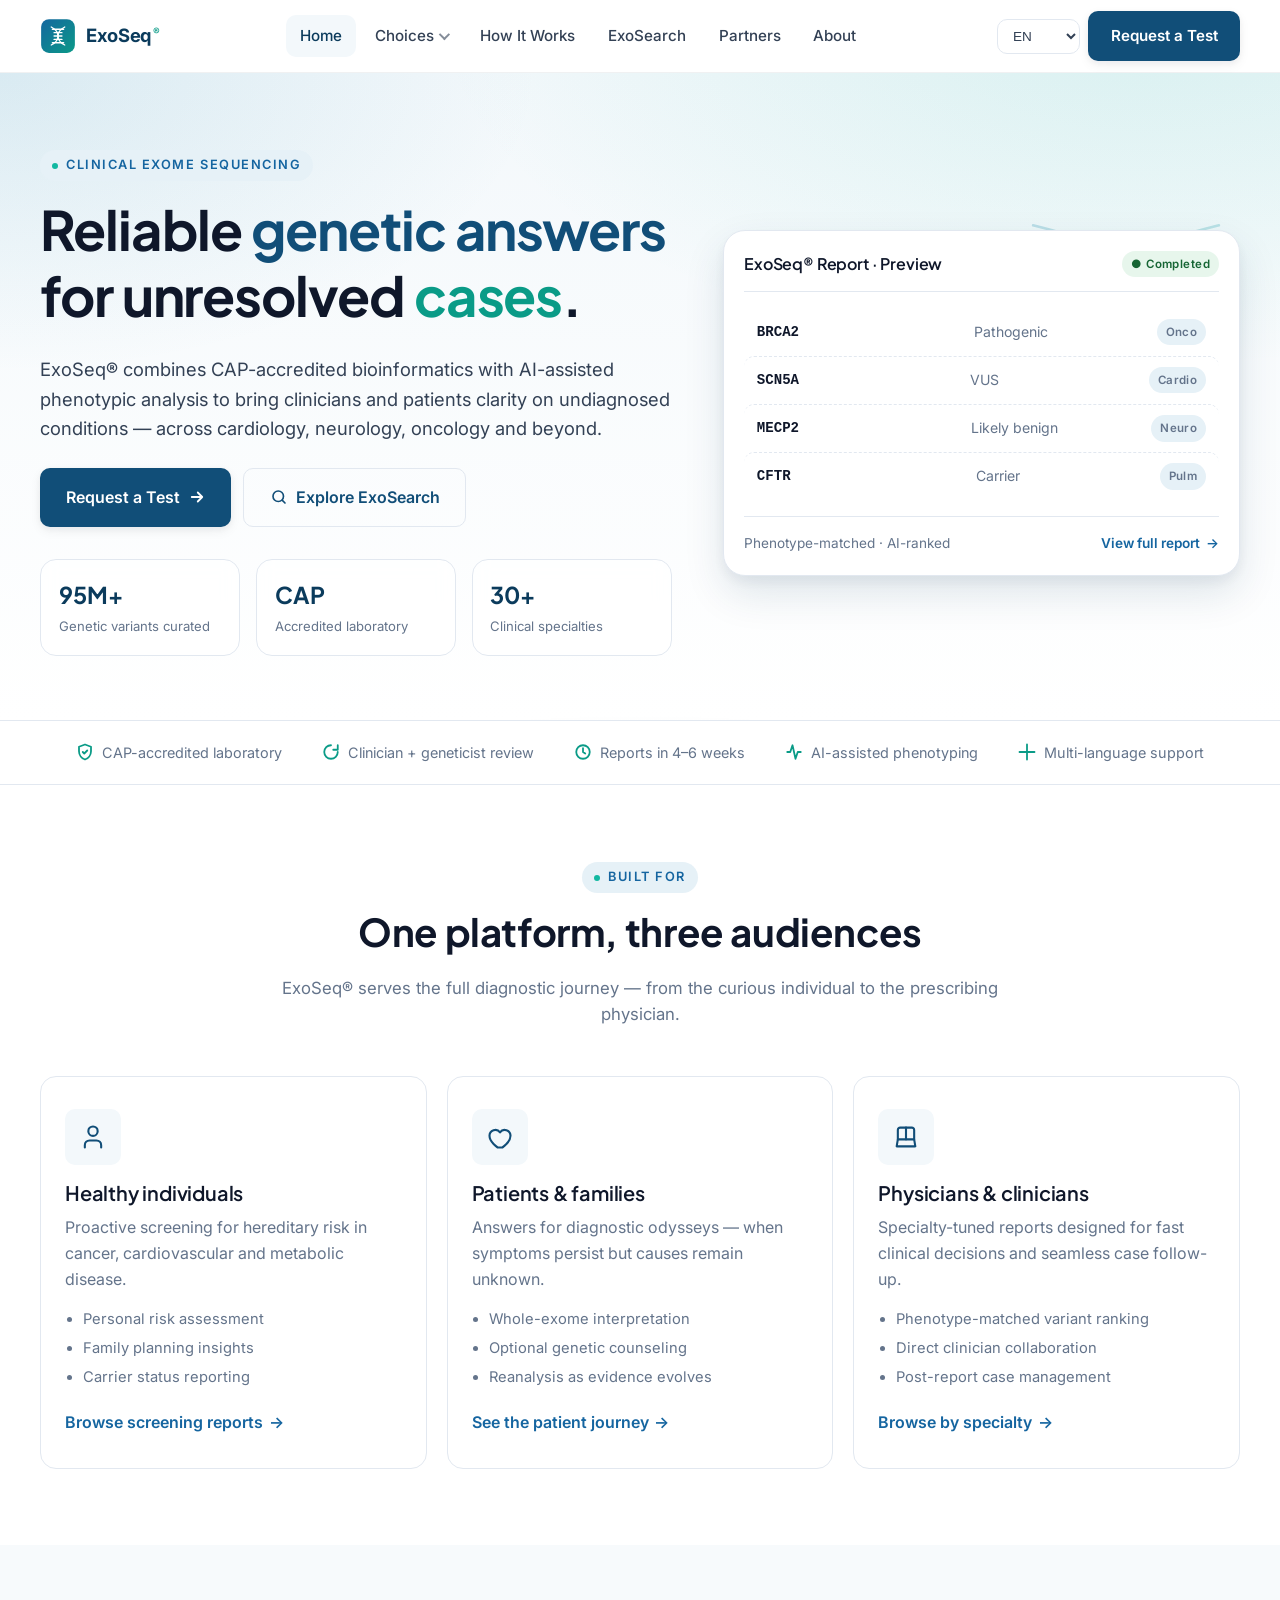
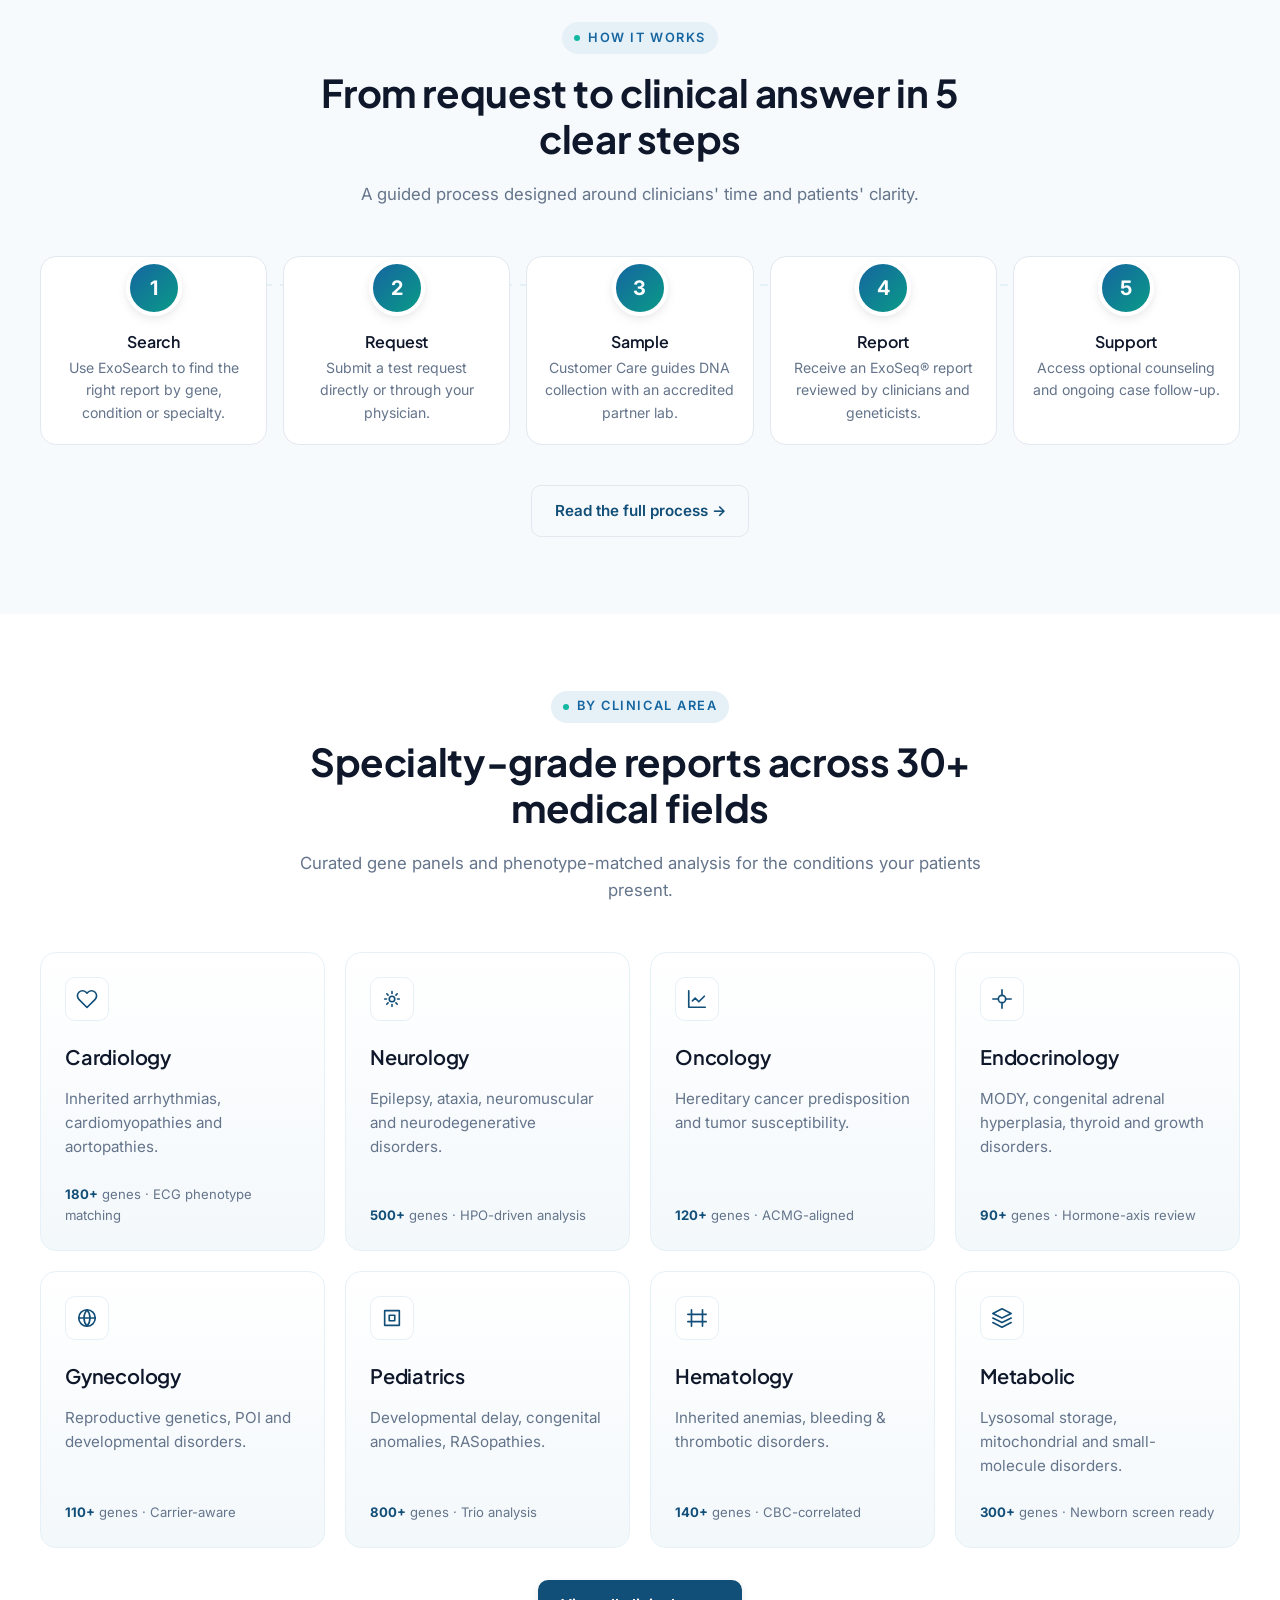
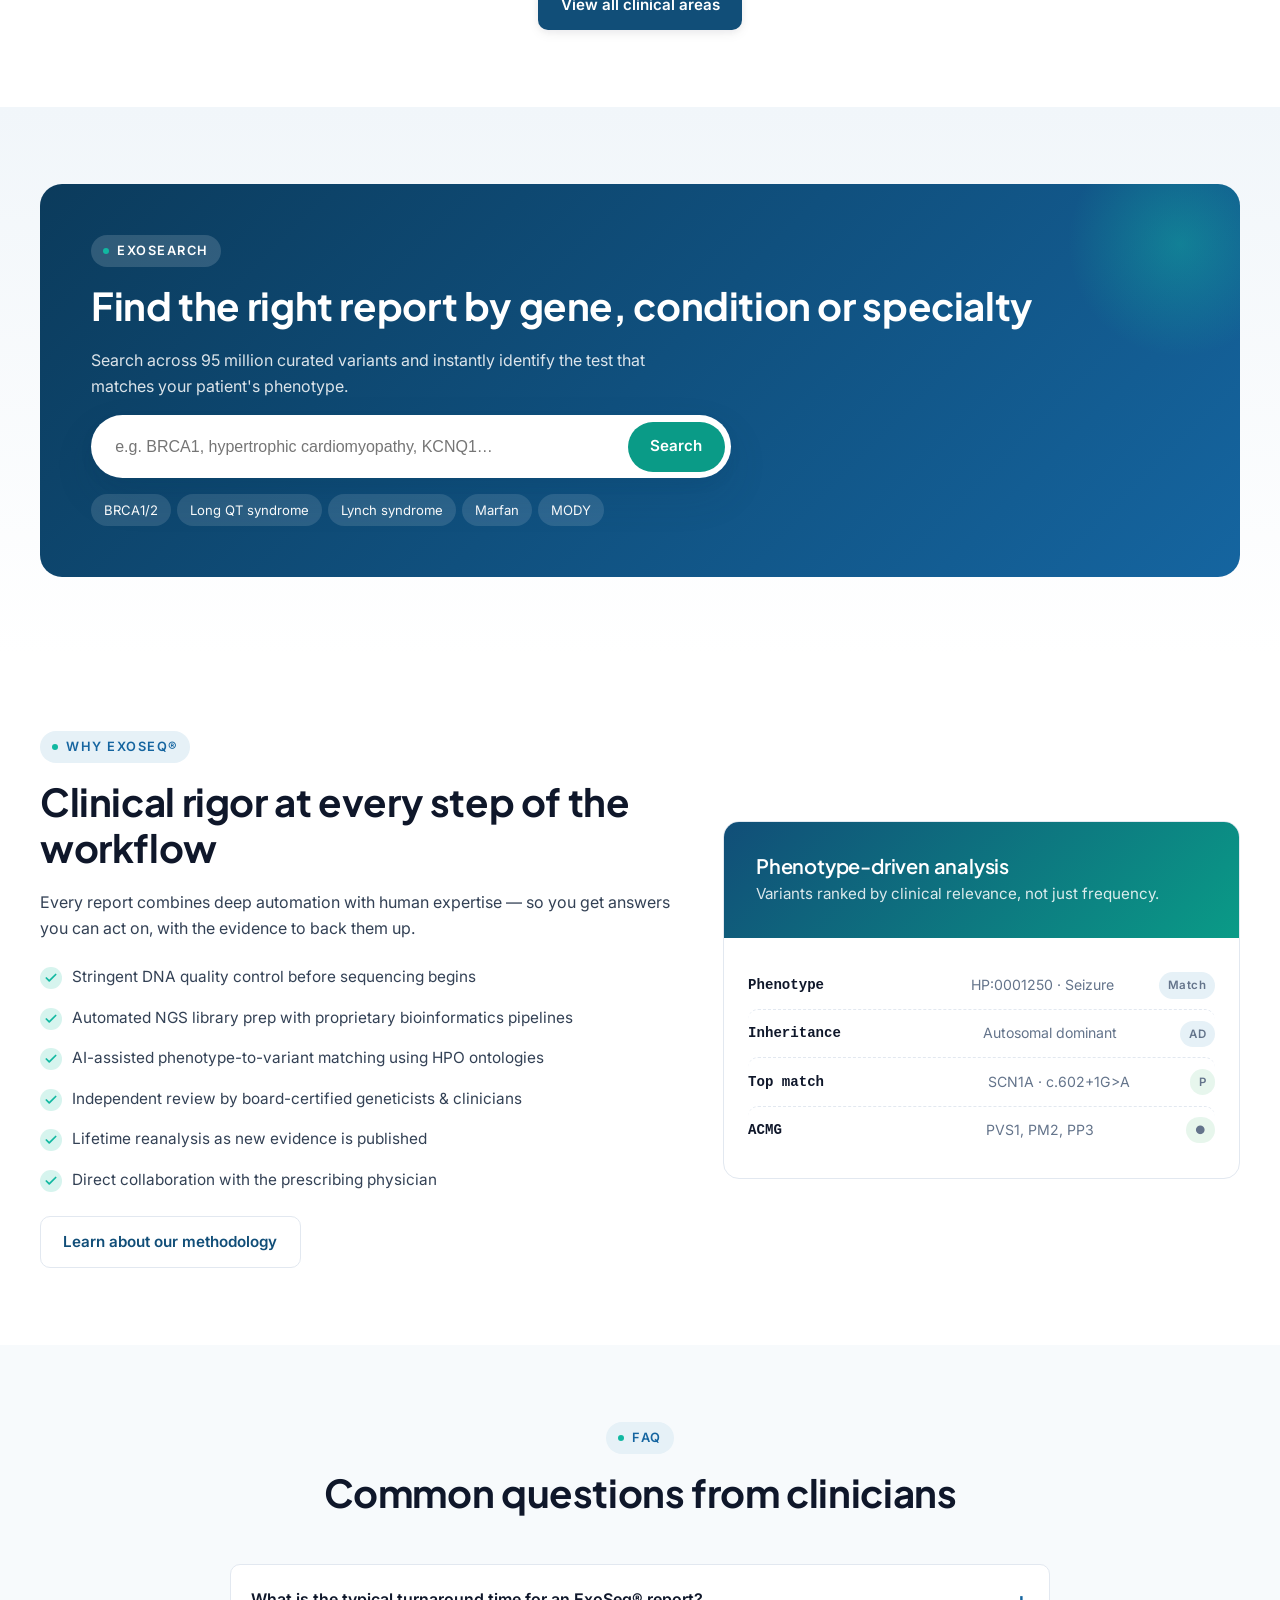
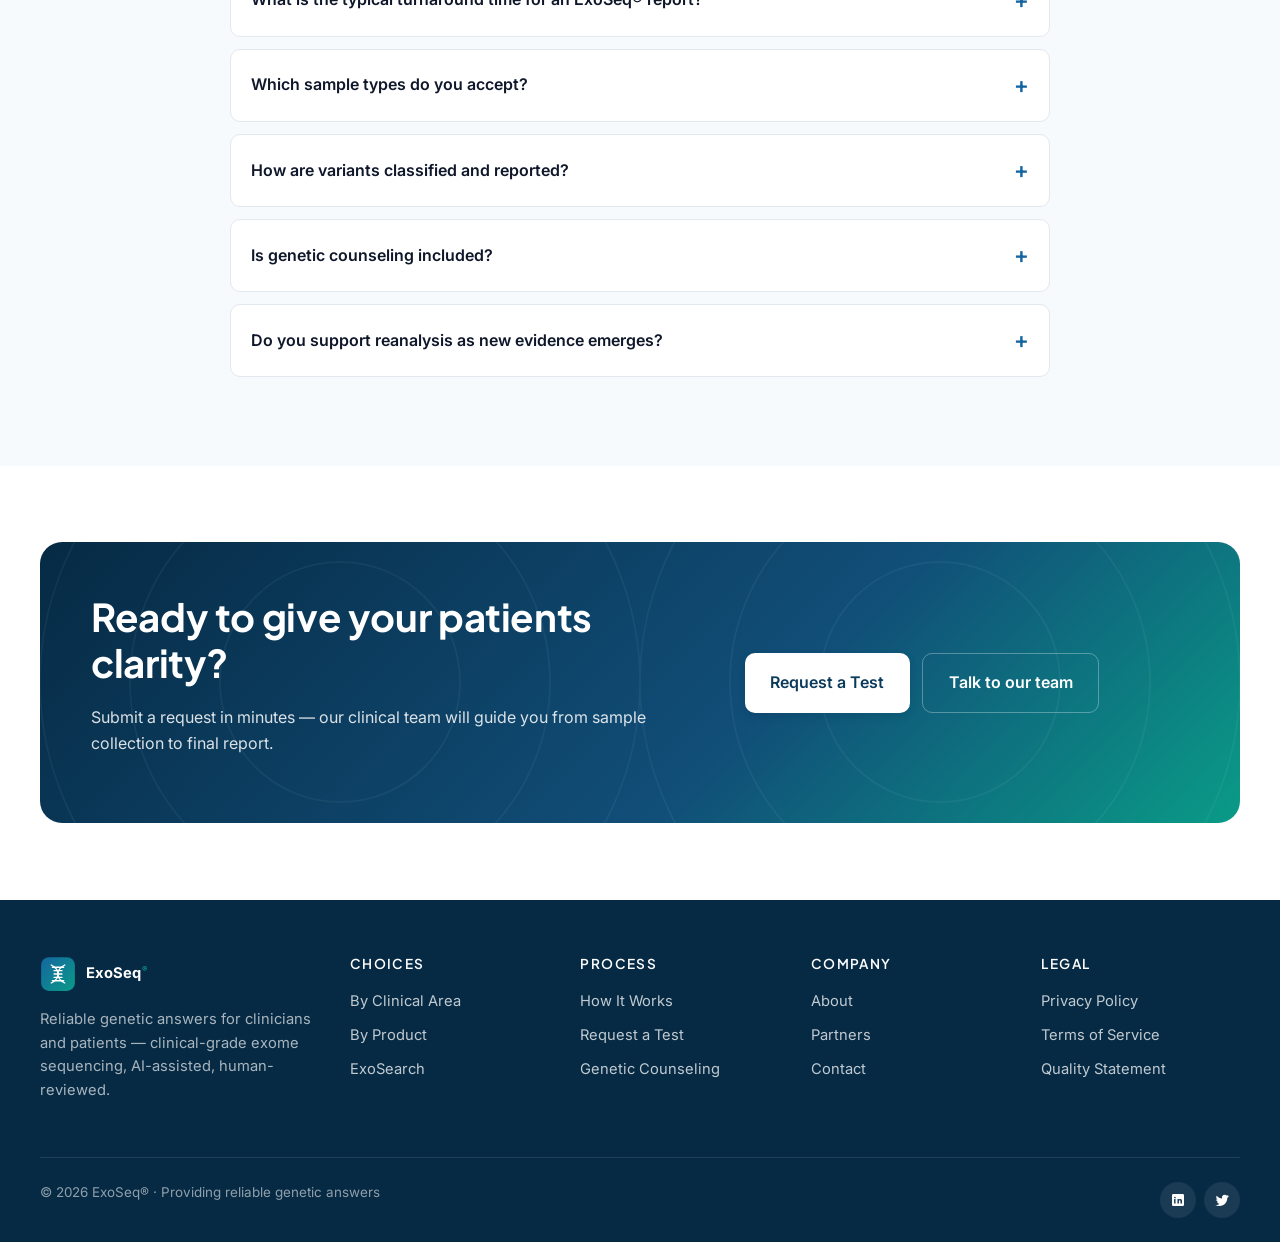
<file: index.html>
<!doctype html>
<html lang="en">
<head>
<meta charset="utf-8" />
<meta name="viewport" content="width=device-width, initial-scale=1" />
<title>ExoSeq® — Reliable Genetic Answers for Clinicians & Patients</title>
<meta name="description" content="Clinical-grade Human Exome Sequencing analysis. Trusted by physicians across cardiology, neurology, oncology and more — with AI-assisted phenotyping and CAP-accredited reporting." />
<link rel="icon" type="image/svg+xml" href="assets/img/logo.svg" />
<link rel="preconnect" href="https://fonts.googleapis.com" />
<link rel="preconnect" href="https://fonts.gstatic.com" crossorigin />
<link href="https://fonts.googleapis.com/css2?family=Inter:wght@400;500;600;700&family=Plus+Jakarta+Sans:wght@600;700&display=swap" rel="stylesheet" />
<link rel="stylesheet" href="assets/css/styles.css" />
</head>
<body>

<!-- ===== Header ===== -->
<header class="site-header">
  <div class="container nav">
    <a class="brand" href="index.html" aria-label="ExoSeq home">
      <img class="brand-mark" src="assets/img/logo.svg" alt="" />
      <span>ExoSeq<sup>®</sup></span>
    </a>

    <button class="nav-toggle" aria-label="Toggle menu" aria-expanded="false"><span></span></button>

    <ul class="nav-list">
      <li><a data-route="index.html" href="index.html">Home</a></li>
      <li class="has-menu">
        <a href="clinical-areas.html" data-route="clinical-areas.html">Choices</a>
        <div class="submenu" role="menu">
          <a href="clinical-areas.html" role="menuitem">
            <strong>By Clinical Area</strong>
            <span>Cardiology, Neurology, Oncology and more</span>
          </a>
          <a href="clinical-areas.html#products" role="menuitem">
            <strong>By Product</strong>
            <span>Targeted, Comprehensive & Whole-Exome reports</span>
          </a>
        </div>
      </li>
      <li><a href="how-it-works.html" data-route="how-it-works.html">How It Works</a></li>
      <li><a href="exosearch.html" data-route="exosearch.html">ExoSearch</a></li>
      <li><a href="partners.html" data-route="partners.html">Partners</a></li>
      <li><a href="about.html" data-route="about.html">About</a></li>
    </ul>

    <div class="nav-actions">
      <select class="lang-select" data-lang aria-label="Language">
        <option value="en">EN</option>
        <option value="ar">العربية</option>
        <option value="fr">FR</option>
        <option value="pt">PT</option>
        <option value="es">ES</option>
        <option value="tr">TR</option>
      </select>
      <a href="request-test.html" class="btn btn-primary">Request a Test</a>
    </div>
  </div>
</header>

<!-- ===== Hero ===== -->
<section class="hero">
  <div class="container hero-grid">
    <div class="reveal">
      <span class="eyebrow">Clinical Exome Sequencing</span>
      <h1>Reliable <strong>genetic answers</strong> for unresolved <span class="accent">cases</span>.</h1>
      <p class="hero-lede">
        ExoSeq® combines CAP-accredited bioinformatics with AI-assisted phenotypic
        analysis to bring clinicians and patients clarity on undiagnosed conditions —
        across cardiology, neurology, oncology and beyond.
      </p>
      <div class="hero-cta">
        <a href="request-test.html" class="btn btn-primary btn-lg">
          Request a Test
          <svg viewBox="0 0 24 24" fill="none" stroke="currentColor" stroke-width="2.4" stroke-linecap="round" stroke-linejoin="round"><path d="M5 12h14M13 6l6 6-6 6"/></svg>
        </a>
        <a href="exosearch.html" class="btn btn-ghost btn-lg">
          <svg viewBox="0 0 24 24" fill="none" stroke="currentColor" stroke-width="2.2" stroke-linecap="round" stroke-linejoin="round"><circle cx="11" cy="11" r="7"/><path d="m20 20-3.5-3.5"/></svg>
          Explore ExoSearch
        </a>
      </div>

      <div class="hero-stats">
        <div><strong>95M+</strong><span>Genetic variants curated</span></div>
        <div><strong>CAP</strong><span>Accredited laboratory</span></div>
        <div><strong>30+</strong><span>Clinical specialties</span></div>
      </div>
    </div>

    <div class="hero-visual reveal">
      <img class="helix-bg" src="assets/img/helix.svg" alt="" />
      <article class="hero-card" aria-label="Sample report preview">
        <div class="hero-card-head">
          <h4>ExoSeq® Report · Preview</h4>
          <span class="tag tag-success">● Completed</span>
        </div>
        <div class="gene-row">
          <strong>BRCA2</strong><span>Pathogenic</span><span class="tag tag-info">Onco</span>
        </div>
        <div class="gene-row">
          <strong>SCN5A</strong><span>VUS</span><span class="tag tag-info">Cardio</span>
        </div>
        <div class="gene-row">
          <strong>MECP2</strong><span>Likely benign</span><span class="tag tag-info">Neuro</span>
        </div>
        <div class="gene-row">
          <strong>CFTR</strong><span>Carrier</span><span class="tag tag-info">Pulm</span>
        </div>
        <div style="display:flex; justify-content:space-between; align-items:center; margin-top:1rem; padding-top:1rem; border-top:1px solid var(--c-ink-100); font-size:.85rem; color:var(--c-ink-500);">
          <span>Phenotype-matched · AI-ranked</span>
          <a class="btn-link" href="exosearch.html">View full report</a>
        </div>
      </article>
    </div>
  </div>
</section>

<!-- ===== Trust strip ===== -->
<div class="trust-strip">
  <div class="container">
    <ul>
      <li><svg width="18" height="18" viewBox="0 0 24 24" fill="none" stroke="currentColor" stroke-width="2.4" stroke-linecap="round" stroke-linejoin="round"><path d="M12 2 4 5v6c0 5 3.5 9.5 8 11 4.5-1.5 8-6 8-11V5l-8-3z"/><path d="m9 12 2 2 4-4"/></svg> CAP-accredited laboratory</li>
      <li><svg width="18" height="18" viewBox="0 0 24 24" fill="none" stroke="currentColor" stroke-width="2.4" stroke-linecap="round" stroke-linejoin="round"><path d="M21 12a9 9 0 1 1-9-9"/><path d="M21 3v6h-6"/></svg> Clinician + geneticist review</li>
      <li><svg width="18" height="18" viewBox="0 0 24 24" fill="none" stroke="currentColor" stroke-width="2.4" stroke-linecap="round" stroke-linejoin="round"><circle cx="12" cy="12" r="9"/><path d="M12 7v5l3 2"/></svg> Reports in 4–6 weeks</li>
      <li><svg width="18" height="18" viewBox="0 0 24 24" fill="none" stroke="currentColor" stroke-width="2.4" stroke-linecap="round" stroke-linejoin="round"><path d="M3 12h4l3-9 4 18 3-9h4"/></svg> AI-assisted phenotyping</li>
      <li><svg width="18" height="18" viewBox="0 0 24 24" fill="none" stroke="currentColor" stroke-width="2.4" stroke-linecap="round" stroke-linejoin="round"><path d="M12 2v20M2 12h20"/></svg> Multi-language support</li>
    </ul>
  </div>
</div>

<!-- ===== For Whom ===== -->
<section class="section">
  <div class="container">
    <header class="section-head reveal">
      <span class="eyebrow">Built for</span>
      <h2>One platform, three audiences</h2>
      <p>ExoSeq® serves the full diagnostic journey — from the curious individual to the prescribing physician.</p>
    </header>

    <div class="audience">
      <article class="audience-card reveal">
        <span class="pic">
          <svg width="28" height="28" viewBox="0 0 24 24" fill="none" stroke="currentColor" stroke-width="1.8" stroke-linecap="round" stroke-linejoin="round"><path d="M19 21v-2a4 4 0 0 0-4-4H9a4 4 0 0 0-4 4v2"/><circle cx="12" cy="7" r="4"/></svg>
        </span>
        <h3>Healthy individuals</h3>
        <p class="muted">Proactive screening for hereditary risk in cancer, cardiovascular and metabolic disease.</p>
        <ul>
          <li>Personal risk assessment</li>
          <li>Family planning insights</li>
          <li>Carrier status reporting</li>
        </ul>
        <a class="btn-link" href="clinical-areas.html">Browse screening reports</a>
      </article>

      <article class="audience-card reveal">
        <span class="pic">
          <svg width="28" height="28" viewBox="0 0 24 24" fill="none" stroke="currentColor" stroke-width="1.8" stroke-linecap="round" stroke-linejoin="round"><path d="M12 21s-7-4.5-7-10a5 5 0 0 1 9-3 5 5 0 0 1 9 3c0 5.5-7 10-7 10z" transform="translate(-2 0)"/></svg>
        </span>
        <h3>Patients & families</h3>
        <p class="muted">Answers for diagnostic odysseys — when symptoms persist but causes remain unknown.</p>
        <ul>
          <li>Whole-exome interpretation</li>
          <li>Optional genetic counseling</li>
          <li>Reanalysis as evidence evolves</li>
        </ul>
        <a class="btn-link" href="how-it-works.html">See the patient journey</a>
      </article>

      <article class="audience-card reveal">
        <span class="pic">
          <svg width="28" height="28" viewBox="0 0 24 24" fill="none" stroke="currentColor" stroke-width="1.8" stroke-linecap="round" stroke-linejoin="round"><path d="M19 14V6a2 2 0 0 0-2-2H7a2 2 0 0 0-2 2v8"/><path d="M5 14h14l1 6H4l1-6z"/><path d="M12 4v10"/></svg>
        </span>
        <h3>Physicians & clinicians</h3>
        <p class="muted">Specialty-tuned reports designed for fast clinical decisions and seamless case follow-up.</p>
        <ul>
          <li>Phenotype-matched variant ranking</li>
          <li>Direct clinician collaboration</li>
          <li>Post-report case management</li>
        </ul>
        <a class="btn-link" href="clinical-areas.html">Browse by specialty</a>
      </article>
    </div>
  </div>
</section>

<!-- ===== Process ===== -->
<section class="section section--alt">
  <div class="container">
    <header class="section-head reveal">
      <span class="eyebrow">How it works</span>
      <h2>From request to clinical answer in 5 clear steps</h2>
      <p>A guided process designed around clinicians' time and patients' clarity.</p>
    </header>

    <ol class="steps" style="list-style:none; padding:0; margin:3rem 0 0;">
      <li class="step reveal"><div class="step-num">1</div><h4>Search</h4><p>Use ExoSearch to find the right report by gene, condition or specialty.</p></li>
      <li class="step reveal"><div class="step-num">2</div><h4>Request</h4><p>Submit a test request directly or through your physician.</p></li>
      <li class="step reveal"><div class="step-num">3</div><h4>Sample</h4><p>Customer Care guides DNA collection with an accredited partner lab.</p></li>
      <li class="step reveal"><div class="step-num">4</div><h4>Report</h4><p>Receive an ExoSeq® report reviewed by clinicians and geneticists.</p></li>
      <li class="step reveal"><div class="step-num">5</div><h4>Support</h4><p>Access optional counseling and ongoing case follow-up.</p></li>
    </ol>

    <div class="text-center" style="margin-top:2.5rem;">
      <a href="how-it-works.html" class="btn btn-ghost">Read the full process →</a>
    </div>
  </div>
</section>

<!-- ===== Specialties ===== -->
<section class="section" id="specialties">
  <div class="container">
    <header class="section-head reveal">
      <span class="eyebrow">By Clinical Area</span>
      <h2>Specialty-grade reports across 30+ medical fields</h2>
      <p>Curated gene panels and phenotype-matched analysis for the conditions your patients present.</p>
    </header>

    <div class="grid grid-4">
      <article class="card card-specialty reveal">
        <span class="icon"><svg viewBox="0 0 24 24" fill="none" stroke="currentColor" stroke-width="1.8" stroke-linecap="round" stroke-linejoin="round"><path d="M20.84 4.61a5.5 5.5 0 0 0-7.78 0L12 5.67l-1.06-1.06a5.5 5.5 0 0 0-7.78 7.78L12 21.23l8.84-8.84a5.5 5.5 0 0 0 0-7.78z"/></svg></span>
        <h3>Cardiology</h3>
        <p>Inherited arrhythmias, cardiomyopathies and aortopathies.</p>
        <div class="meta"><strong>180+</strong> genes · ECG phenotype matching</div>
      </article>
      <article class="card card-specialty reveal">
        <span class="icon"><svg viewBox="0 0 24 24" fill="none" stroke="currentColor" stroke-width="1.8" stroke-linecap="round" stroke-linejoin="round"><circle cx="12" cy="12" r="3"/><path d="M12 4v2M12 18v2M4 12h2M18 12h2M6.3 6.3l1.4 1.4M16.3 16.3l1.4 1.4M6.3 17.7l1.4-1.4M16.3 7.7l1.4-1.4"/></svg></span>
        <h3>Neurology</h3>
        <p>Epilepsy, ataxia, neuromuscular and neurodegenerative disorders.</p>
        <div class="meta"><strong>500+</strong> genes · HPO-driven analysis</div>
      </article>
      <article class="card card-specialty reveal">
        <span class="icon"><svg viewBox="0 0 24 24" fill="none" stroke="currentColor" stroke-width="1.8" stroke-linecap="round" stroke-linejoin="round"><path d="M3 3v18h18"/><path d="M7 14l3-3 4 4 6-6"/></svg></span>
        <h3>Oncology</h3>
        <p>Hereditary cancer predisposition and tumor susceptibility.</p>
        <div class="meta"><strong>120+</strong> genes · ACMG-aligned</div>
      </article>
      <article class="card card-specialty reveal">
        <span class="icon"><svg viewBox="0 0 24 24" fill="none" stroke="currentColor" stroke-width="1.8" stroke-linecap="round" stroke-linejoin="round"><path d="M12 2v6M12 22v-6M2 12h6M22 12h-6"/><circle cx="12" cy="12" r="4"/></svg></span>
        <h3>Endocrinology</h3>
        <p>MODY, congenital adrenal hyperplasia, thyroid and growth disorders.</p>
        <div class="meta"><strong>90+</strong> genes · Hormone-axis review</div>
      </article>
      <article class="card card-specialty reveal">
        <span class="icon"><svg viewBox="0 0 24 24" fill="none" stroke="currentColor" stroke-width="1.8" stroke-linecap="round" stroke-linejoin="round"><circle cx="12" cy="12" r="9"/><path d="M3 12h18M12 3a14 14 0 0 1 0 18M12 3a14 14 0 0 0 0 18"/></svg></span>
        <h3>Gynecology</h3>
        <p>Reproductive genetics, POI and developmental disorders.</p>
        <div class="meta"><strong>110+</strong> genes · Carrier-aware</div>
      </article>
      <article class="card card-specialty reveal">
        <span class="icon"><svg viewBox="0 0 24 24" fill="none" stroke="currentColor" stroke-width="1.8" stroke-linecap="round" stroke-linejoin="round"><path d="M4 4h16v16H4z"/><path d="M9 9h6v6H9z"/></svg></span>
        <h3>Pediatrics</h3>
        <p>Developmental delay, congenital anomalies, RASopathies.</p>
        <div class="meta"><strong>800+</strong> genes · Trio analysis</div>
      </article>
      <article class="card card-specialty reveal">
        <span class="icon"><svg viewBox="0 0 24 24" fill="none" stroke="currentColor" stroke-width="1.8" stroke-linecap="round" stroke-linejoin="round"><path d="M6 3v18M18 3v18M2 8h20M2 16h20"/></svg></span>
        <h3>Hematology</h3>
        <p>Inherited anemias, bleeding & thrombotic disorders.</p>
        <div class="meta"><strong>140+</strong> genes · CBC-correlated</div>
      </article>
      <article class="card card-specialty reveal">
        <span class="icon"><svg viewBox="0 0 24 24" fill="none" stroke="currentColor" stroke-width="1.8" stroke-linecap="round" stroke-linejoin="round"><path d="M12 2 2 7l10 5 10-5-10-5z"/><path d="M2 17l10 5 10-5M2 12l10 5 10-5"/></svg></span>
        <h3>Metabolic</h3>
        <p>Lysosomal storage, mitochondrial and small-molecule disorders.</p>
        <div class="meta"><strong>300+</strong> genes · Newborn screen ready</div>
      </article>
    </div>

    <div class="text-center mt-4 reveal">
      <a href="clinical-areas.html" class="btn btn-primary">View all clinical areas</a>
    </div>
  </div>
</section>

<!-- ===== ExoSearch promo ===== -->
<section class="section section--deep">
  <div class="container">
    <div class="search-shell reveal">
      <span class="eyebrow" style="background:rgba(255,255,255,.15); color:#fff;">ExoSearch</span>
      <h2>Find the right report by gene, condition or specialty</h2>
      <p>Search across 95 million curated variants and instantly identify the test that matches your patient's phenotype.</p>
      <form class="search-form" onsubmit="event.preventDefault(); window.location='exosearch.html';">
        <input type="search" placeholder="e.g. BRCA1, hypertrophic cardiomyopathy, KCNQ1…" aria-label="Search genes or conditions" />
        <button class="btn btn-accent" type="submit">Search</button>
      </form>
      <div class="search-tags">
        <a href="exosearch.html">BRCA1/2</a>
        <a href="exosearch.html">Long QT syndrome</a>
        <a href="exosearch.html">Lynch syndrome</a>
        <a href="exosearch.html">Marfan</a>
        <a href="exosearch.html">MODY</a>
      </div>
    </div>
  </div>
</section>

<!-- ===== Quality / Why ExoSeq ===== -->
<section class="section">
  <div class="container split">
    <div class="reveal">
      <span class="eyebrow">Why ExoSeq®</span>
      <h2>Clinical rigor at every step of the workflow</h2>
      <p>Every report combines deep automation with human expertise — so you get answers you can act on, with the evidence to back them up.</p>
      <ul class="list-check">
        <li>Stringent DNA quality control before sequencing begins</li>
        <li>Automated NGS library prep with proprietary bioinformatics pipelines</li>
        <li>AI-assisted phenotype-to-variant matching using HPO ontologies</li>
        <li>Independent review by board-certified geneticists & clinicians</li>
        <li>Lifetime reanalysis as new evidence is published</li>
        <li>Direct collaboration with the prescribing physician</li>
      </ul>
      <a href="about.html" class="btn btn-ghost">Learn about our methodology</a>
    </div>
    <div class="reveal">
      <article class="card" style="padding:0; overflow:hidden;">
        <div style="background:linear-gradient(135deg, var(--c-primary-700), var(--c-accent-600)); padding:2rem; color:#fff;">
          <h3 style="color:#fff; margin-bottom:.25rem;">Phenotype-driven analysis</h3>
          <p style="color:rgba(255,255,255,.85); margin:0; font-size:.95rem;">Variants ranked by clinical relevance, not just frequency.</p>
        </div>
        <div style="padding:1.5rem;">
          <div class="gene-row" style="padding-left:0; padding-right:0;"><strong>Phenotype</strong><span>HP:0001250 · Seizure</span><span class="tag tag-info">Match</span></div>
          <div class="gene-row" style="padding-left:0; padding-right:0;"><strong>Inheritance</strong><span>Autosomal dominant</span><span class="tag tag-info">AD</span></div>
          <div class="gene-row" style="padding-left:0; padding-right:0;"><strong>Top match</strong><span>SCN1A · c.602+1G&gt;A</span><span class="tag tag-success">P</span></div>
          <div class="gene-row" style="padding-left:0; padding-right:0;"><strong>ACMG</strong><span>PVS1, PM2, PP3</span><span class="tag tag-success">●</span></div>
        </div>
      </article>
    </div>
  </div>
</section>

<!-- ===== FAQ ===== -->
<section class="section section--alt" id="faq">
  <div class="container">
    <header class="section-head reveal">
      <span class="eyebrow">FAQ</span>
      <h2>Common questions from clinicians</h2>
    </header>

    <div class="faq reveal">
      <details>
        <summary>What is the typical turnaround time for an ExoSeq® report?</summary>
        <div class="faq-body">Standard reports are delivered within 4–6 weeks of sample receipt. Urgent cases — including critically ill neonates — are accommodated through our Rapid Exome pathway with prioritized review.</div>
      </details>
      <details>
        <summary>Which sample types do you accept?</summary>
        <div class="faq-body">Whole blood (EDTA), buccal swabs, saliva (with collection kit), and extracted DNA meeting our QC thresholds. Pediatric and trio testing is fully supported with documented chain-of-custody.</div>
      </details>
      <details>
        <summary>How are variants classified and reported?</summary>
        <div class="faq-body">All variants follow the ACMG/AMP 2015 framework with specialty-specific refinements. Reports clearly separate primary findings, secondary findings (if consented), and variants of uncertain significance with phenotype correlation.</div>
      </details>
      <details>
        <summary>Is genetic counseling included?</summary>
        <div class="faq-body">Optional pre- and post-test counseling is available in multiple languages. Counselors collaborate directly with prescribing clinicians to ensure consistent communication with the patient.</div>
      </details>
      <details>
        <summary>Do you support reanalysis as new evidence emerges?</summary>
        <div class="faq-body">Yes. ExoSeq® performs systematic reanalysis on a defined schedule and on clinician request when the phenotype evolves or new disease–gene relationships are published.</div>
      </details>
    </div>
  </div>
</section>

<!-- ===== CTA ===== -->
<section class="section">
  <div class="container">
    <div class="cta reveal">
      <div>
        <h2>Ready to give your patients clarity?</h2>
        <p>Submit a request in minutes — our clinical team will guide you from sample collection to final report.</p>
      </div>
      <div class="cta-actions">
        <a href="request-test.html" class="btn btn-primary btn-lg">Request a Test</a>
        <a href="about.html#contact" class="btn btn-ghost btn-lg">Talk to our team</a>
      </div>
    </div>
  </div>
</section>

<!-- ===== Footer ===== -->
<footer class="footer">
  <div class="container">
    <div class="footer-grid">
      <div class="footer-brand">
        <a class="brand" href="index.html"><img class="brand-mark" src="assets/img/logo.svg" alt="" /><span>ExoSeq<sup>®</sup></span></a>
        <p class="mt-2">Reliable genetic answers for clinicians and patients — clinical-grade exome sequencing, AI-assisted, human-reviewed.</p>
      </div>
      <div>
        <h4>Choices</h4>
        <ul>
          <li><a href="clinical-areas.html">By Clinical Area</a></li>
          <li><a href="clinical-areas.html#products">By Product</a></li>
          <li><a href="exosearch.html">ExoSearch</a></li>
        </ul>
      </div>
      <div>
        <h4>Process</h4>
        <ul>
          <li><a href="how-it-works.html">How It Works</a></li>
          <li><a href="request-test.html">Request a Test</a></li>
          <li><a href="how-it-works.html#counseling">Genetic Counseling</a></li>
        </ul>
      </div>
      <div>
        <h4>Company</h4>
        <ul>
          <li><a href="about.html">About</a></li>
          <li><a href="partners.html">Partners</a></li>
          <li><a href="about.html#contact">Contact</a></li>
        </ul>
      </div>
      <div>
        <h4>Legal</h4>
        <ul>
          <li><a href="#">Privacy Policy</a></li>
          <li><a href="#">Terms of Service</a></li>
          <li><a href="#">Quality Statement</a></li>
        </ul>
      </div>
    </div>
    <div class="footer-bottom">
      <span>© <span id="y"></span> ExoSeq® · Providing reliable genetic answers</span>
      <div class="socials">
        <a href="#" aria-label="LinkedIn"><svg width="16" height="16" viewBox="0 0 24 24" fill="currentColor"><path d="M19 3a2 2 0 0 1 2 2v14a2 2 0 0 1-2 2H5a2 2 0 0 1-2-2V5a2 2 0 0 1 2-2h14zM8.34 17.34V10.5H6.17v6.84h2.17zm-1.08-7.78a1.26 1.26 0 1 0 0-2.51 1.26 1.26 0 0 0 0 2.51zM18 17.34v-3.86c0-2.07-1.1-3.03-2.58-3.03-1.19 0-1.72.66-2.02 1.12V10.5h-2.17c.03.61 0 6.84 0 6.84h2.17v-3.82c0-.2.01-.39.07-.53.16-.39.51-.79 1.11-.79.78 0 1.1.6 1.1 1.48v3.66H18z"/></svg></a>
        <a href="#" aria-label="Twitter"><svg width="16" height="16" viewBox="0 0 24 24" fill="currentColor"><path d="M22 5.8c-.7.3-1.5.6-2.3.7.8-.5 1.5-1.3 1.8-2.2-.8.5-1.7.8-2.6 1A4.1 4.1 0 0 0 12 9c0 .3 0 .6.1.9C8.8 9.7 5.9 8.1 4 5.7c-.4.6-.6 1.3-.6 2.1 0 1.4.7 2.7 1.8 3.4-.7 0-1.3-.2-1.9-.5v.1c0 2 1.4 3.7 3.3 4.1-.4.1-.7.1-1.1.1-.3 0-.5 0-.8-.1.5 1.6 2 2.8 3.8 2.8A8.3 8.3 0 0 1 2 19.5 11.6 11.6 0 0 0 8.3 21c7.5 0 11.6-6.2 11.6-11.6v-.5c.8-.6 1.5-1.3 2.1-2.1z"/></svg></a>
      </div>
    </div>
  </div>
</footer>

<script>document.getElementById("y").textContent = new Date().getFullYear();</script>
<script src="assets/js/main.js" defer></script>
</body>
</html>
</file>
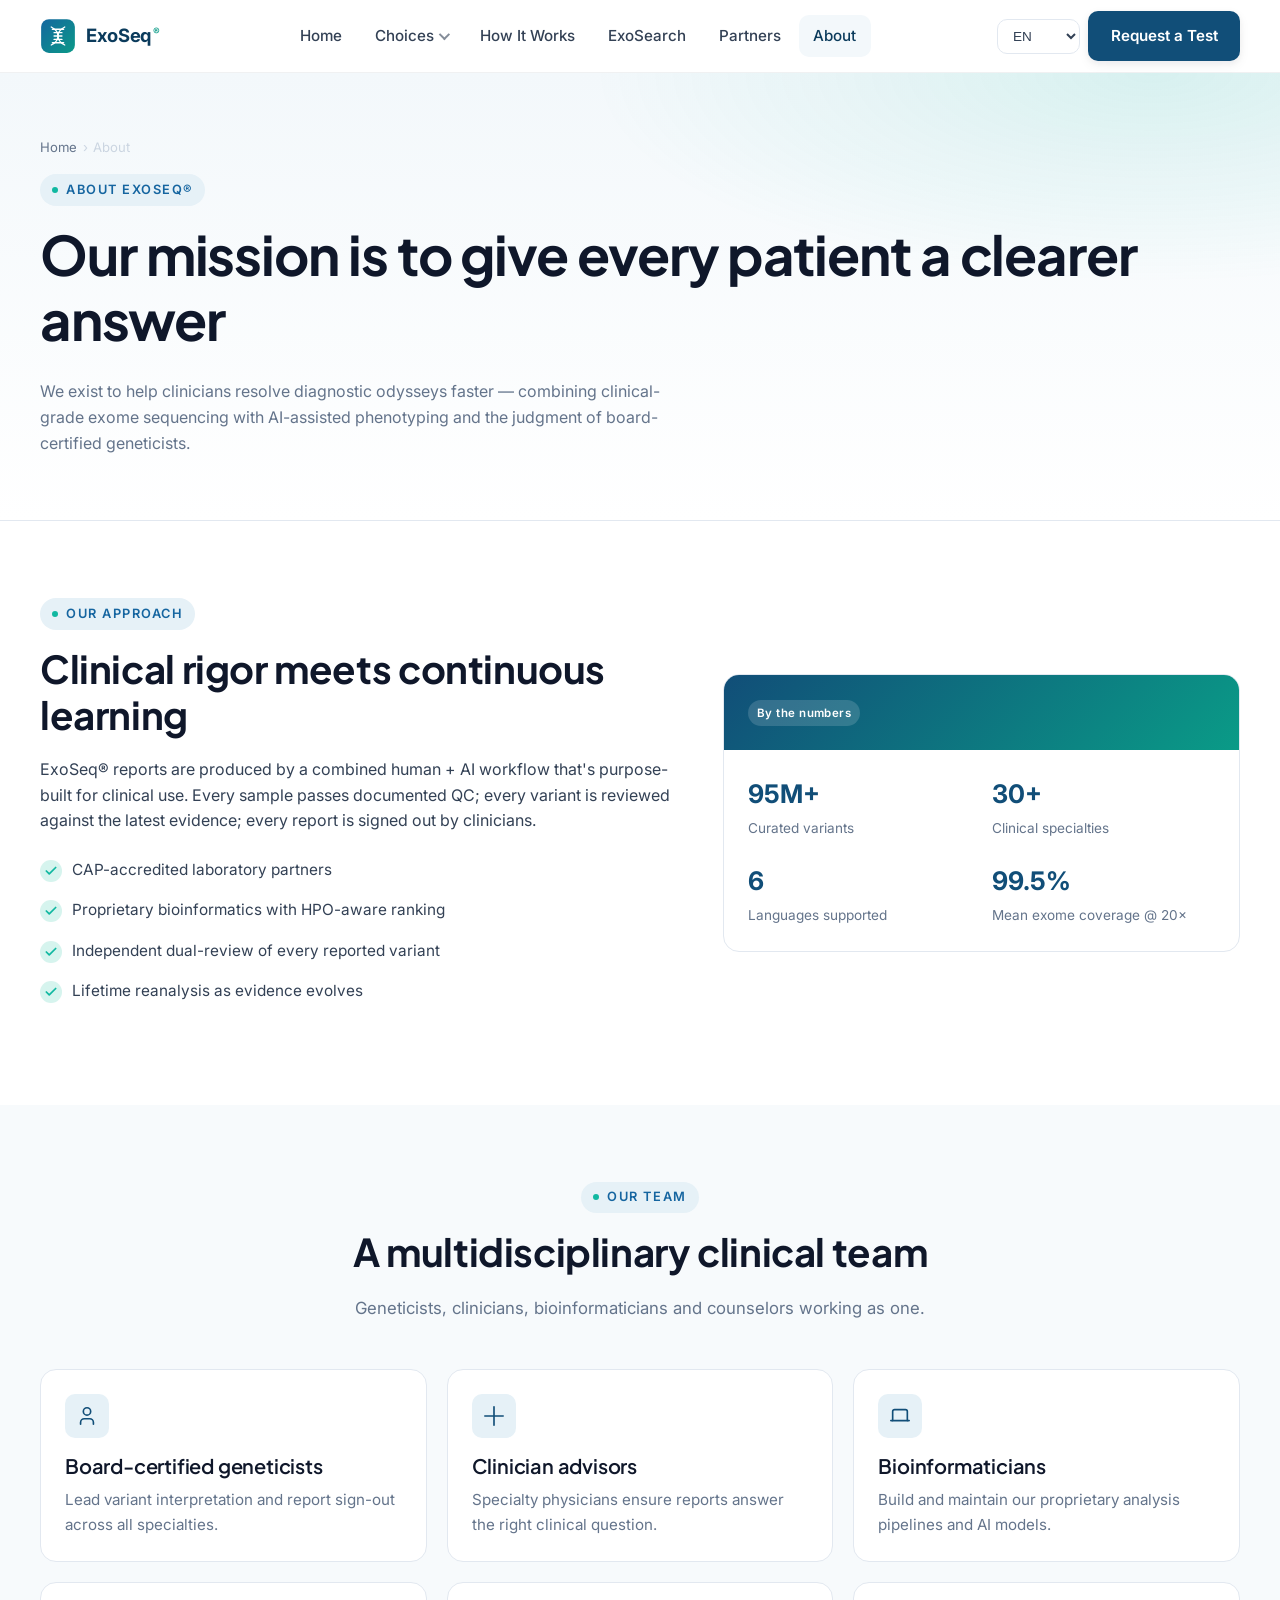
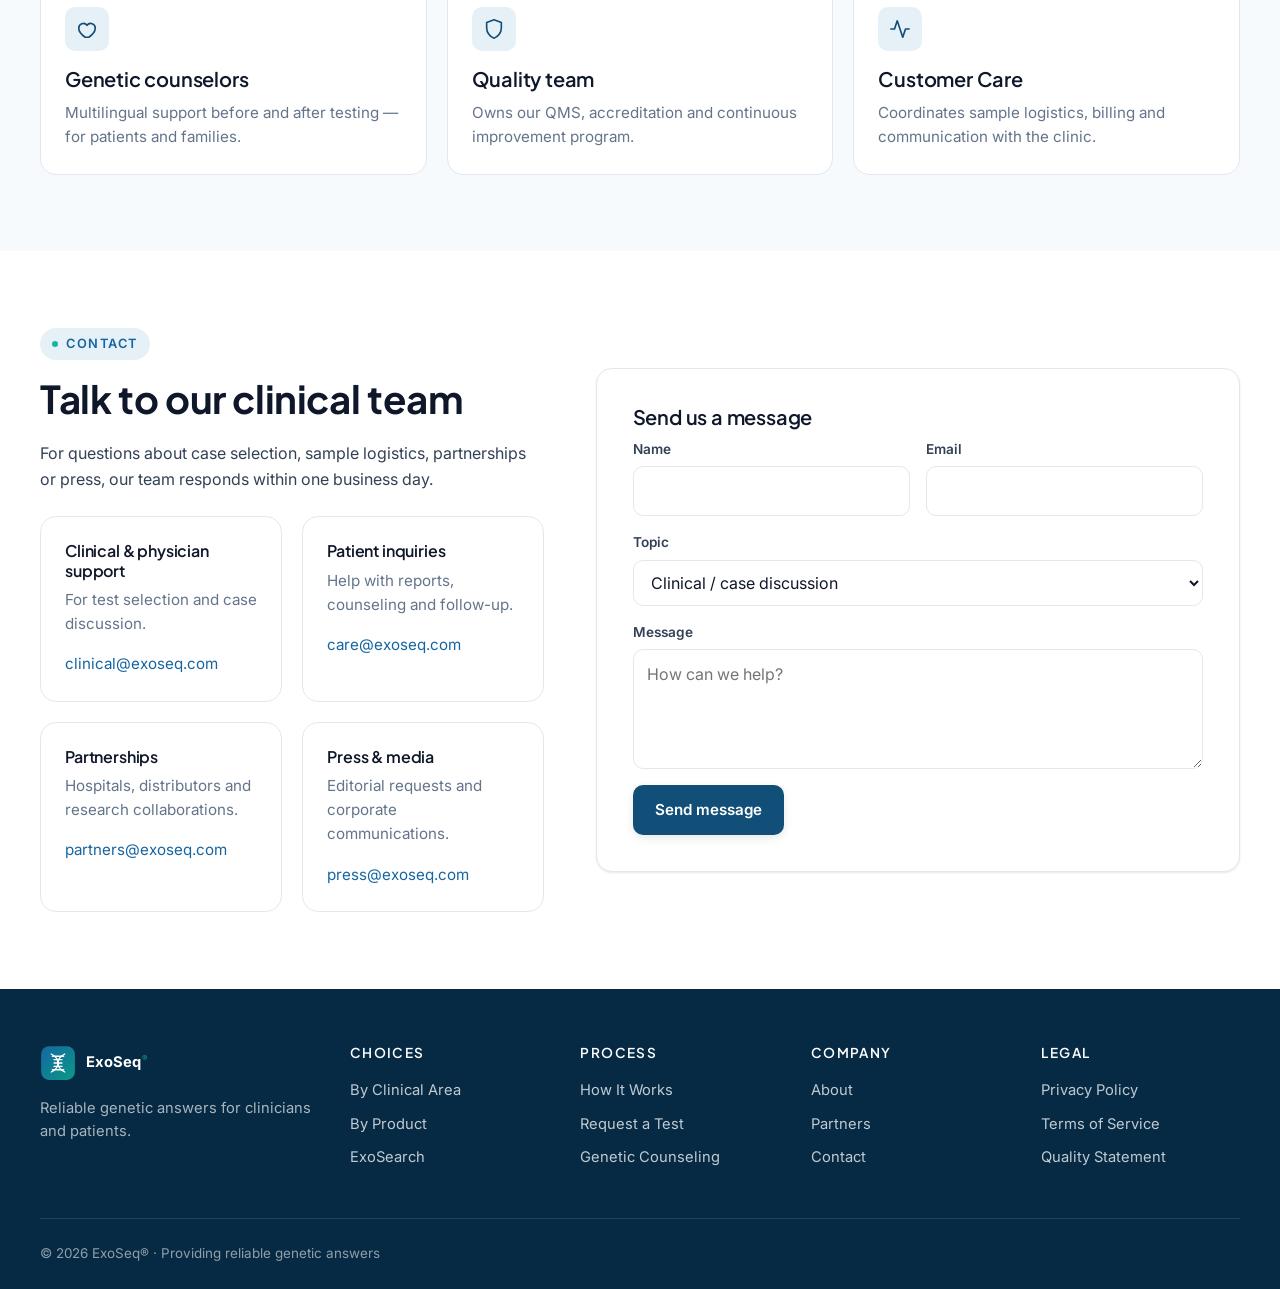
<file: about.html>
<!doctype html>
<html lang="en">
<head>
<meta charset="utf-8" />
<meta name="viewport" content="width=device-width, initial-scale=1" />
<title>About — ExoSeq®</title>
<meta name="description" content="Learn about ExoSeq® — our mission, methodology, clinical team and how to reach us." />
<link rel="icon" type="image/svg+xml" href="assets/img/logo.svg" />
<link rel="preconnect" href="https://fonts.googleapis.com" />
<link rel="preconnect" href="https://fonts.gstatic.com" crossorigin />
<link href="https://fonts.googleapis.com/css2?family=Inter:wght@400;500;600;700&family=Plus+Jakarta+Sans:wght@600;700&display=swap" rel="stylesheet" />
<link rel="stylesheet" href="assets/css/styles.css" />
</head>
<body>

<header class="site-header">
  <div class="container nav">
    <a class="brand" href="index.html"><img class="brand-mark" src="assets/img/logo.svg" alt="" /><span>ExoSeq<sup>®</sup></span></a>
    <button class="nav-toggle" aria-label="Toggle menu" aria-expanded="false"><span></span></button>
    <ul class="nav-list">
      <li><a data-route="index.html" href="index.html">Home</a></li>
      <li class="has-menu">
        <a href="clinical-areas.html" data-route="clinical-areas.html">Choices</a>
        <div class="submenu">
          <a href="clinical-areas.html"><strong>By Clinical Area</strong><span>Cardiology, Neurology, Oncology and more</span></a>
          <a href="clinical-areas.html#products"><strong>By Product</strong><span>Targeted, Comprehensive & Whole-Exome</span></a>
        </div>
      </li>
      <li><a href="how-it-works.html" data-route="how-it-works.html">How It Works</a></li>
      <li><a href="exosearch.html" data-route="exosearch.html">ExoSearch</a></li>
      <li><a href="partners.html" data-route="partners.html">Partners</a></li>
      <li><a href="about.html" data-route="about.html">About</a></li>
    </ul>
    <div class="nav-actions">
      <select class="lang-select" data-lang aria-label="Language">
        <option value="en">EN</option><option value="ar">العربية</option><option value="fr">FR</option><option value="pt">PT</option><option value="es">ES</option><option value="tr">TR</option>
      </select>
      <a href="request-test.html" class="btn btn-primary">Request a Test</a>
    </div>
  </div>
</header>

<section class="page-head">
  <div class="container">
    <nav class="breadcrumbs"><a href="index.html">Home</a><span>›</span><span>About</span></nav>
    <span class="eyebrow">About ExoSeq®</span>
    <h1>Our mission is to give every patient a clearer answer</h1>
    <p class="muted" style="max-width:62ch;">We exist to help clinicians resolve diagnostic odysseys faster — combining clinical-grade exome sequencing with AI-assisted phenotyping and the judgment of board-certified geneticists.</p>
  </div>
</section>

<section class="section">
  <div class="container split">
    <div class="reveal">
      <span class="eyebrow">Our approach</span>
      <h2>Clinical rigor meets continuous learning</h2>
      <p>ExoSeq® reports are produced by a combined human + AI workflow that's purpose-built for clinical use. Every sample passes documented QC; every variant is reviewed against the latest evidence; every report is signed out by clinicians.</p>
      <ul class="list-check">
        <li>CAP-accredited laboratory partners</li>
        <li>Proprietary bioinformatics with HPO-aware ranking</li>
        <li>Independent dual-review of every reported variant</li>
        <li>Lifetime reanalysis as evidence evolves</li>
      </ul>
    </div>
    <div class="reveal">
      <article class="card" style="padding:0; overflow:hidden;">
        <div style="background:linear-gradient(135deg, var(--c-primary-700), var(--c-accent-600)); padding:1.5rem; color:#fff;">
          <span class="tag" style="background:rgba(255,255,255,.15); color:#fff;">By the numbers</span>
        </div>
        <div class="grid grid-2" style="padding:1.5rem;">
          <div><strong style="font-size:1.6rem; color:var(--c-primary-700); display:block;">95M+</strong><span class="muted" style="font-size:.85rem;">Curated variants</span></div>
          <div><strong style="font-size:1.6rem; color:var(--c-primary-700); display:block;">30+</strong><span class="muted" style="font-size:.85rem;">Clinical specialties</span></div>
          <div><strong style="font-size:1.6rem; color:var(--c-primary-700); display:block;">6</strong><span class="muted" style="font-size:.85rem;">Languages supported</span></div>
          <div><strong style="font-size:1.6rem; color:var(--c-primary-700); display:block;">99.5%</strong><span class="muted" style="font-size:.85rem;">Mean exome coverage @ 20×</span></div>
        </div>
      </article>
    </div>
  </div>
</section>

<section class="section section--alt">
  <div class="container">
    <header class="section-head reveal">
      <span class="eyebrow">Our team</span>
      <h2>A multidisciplinary clinical team</h2>
      <p>Geneticists, clinicians, bioinformaticians and counselors working as one.</p>
    </header>
    <div class="grid grid-3">
      <article class="card reveal">
        <span class="icon"><svg width="22" height="22" viewBox="0 0 24 24" fill="none" stroke="currentColor" stroke-width="1.8" stroke-linecap="round" stroke-linejoin="round"><path d="M19 21v-2a4 4 0 0 0-4-4H9a4 4 0 0 0-4 4v2"/><circle cx="12" cy="7" r="4"/></svg></span>
        <h3>Board-certified geneticists</h3>
        <p>Lead variant interpretation and report sign-out across all specialties.</p>
      </article>
      <article class="card reveal">
        <span class="icon"><svg width="22" height="22" viewBox="0 0 24 24" fill="none" stroke="currentColor" stroke-width="1.8" stroke-linecap="round" stroke-linejoin="round"><path d="M12 2v20M2 12h20"/></svg></span>
        <h3>Clinician advisors</h3>
        <p>Specialty physicians ensure reports answer the right clinical question.</p>
      </article>
      <article class="card reveal">
        <span class="icon"><svg width="22" height="22" viewBox="0 0 24 24" fill="none" stroke="currentColor" stroke-width="1.8" stroke-linecap="round" stroke-linejoin="round"><path d="M4 17V7a2 2 0 0 1 2-2h12a2 2 0 0 1 2 2v10"/><path d="M2 17h20"/></svg></span>
        <h3>Bioinformaticians</h3>
        <p>Build and maintain our proprietary analysis pipelines and AI models.</p>
      </article>
      <article class="card reveal">
        <span class="icon"><svg width="22" height="22" viewBox="0 0 24 24" fill="none" stroke="currentColor" stroke-width="1.8" stroke-linecap="round" stroke-linejoin="round"><path d="M12 21s-7-4.5-7-10a5 5 0 0 1 9-3 5 5 0 0 1 9 3c0 5.5-7 10-7 10z" transform="translate(-2 0)"/></svg></span>
        <h3>Genetic counselors</h3>
        <p>Multilingual support before and after testing — for patients and families.</p>
      </article>
      <article class="card reveal">
        <span class="icon"><svg width="22" height="22" viewBox="0 0 24 24" fill="none" stroke="currentColor" stroke-width="1.8" stroke-linecap="round" stroke-linejoin="round"><path d="M12 2 4 5v6c0 5 3.5 9.5 8 11 4.5-1.5 8-6 8-11V5l-8-3z"/></svg></span>
        <h3>Quality team</h3>
        <p>Owns our QMS, accreditation and continuous improvement program.</p>
      </article>
      <article class="card reveal">
        <span class="icon"><svg width="22" height="22" viewBox="0 0 24 24" fill="none" stroke="currentColor" stroke-width="1.8" stroke-linecap="round" stroke-linejoin="round"><path d="M22 12h-4l-3 9-6-18-3 9H2"/></svg></span>
        <h3>Customer Care</h3>
        <p>Coordinates sample logistics, billing and communication with the clinic.</p>
      </article>
    </div>
  </div>
</section>

<section class="section" id="contact">
  <div class="container split">
    <div class="reveal">
      <span class="eyebrow">Contact</span>
      <h2>Talk to our clinical team</h2>
      <p>For questions about case selection, sample logistics, partnerships or press, our team responds within one business day.</p>

      <div class="grid grid-2 mt-3">
        <div class="card">
          <h4>Clinical & physician support</h4>
          <p class="muted" style="margin:0;">For test selection and case discussion.</p>
          <p class="mt-2"><a href="mailto:clinical@exoseq.com">clinical@exoseq.com</a></p>
        </div>
        <div class="card">
          <h4>Patient inquiries</h4>
          <p class="muted" style="margin:0;">Help with reports, counseling and follow-up.</p>
          <p class="mt-2"><a href="mailto:care@exoseq.com">care@exoseq.com</a></p>
        </div>
        <div class="card">
          <h4>Partnerships</h4>
          <p class="muted" style="margin:0;">Hospitals, distributors and research collaborations.</p>
          <p class="mt-2"><a href="mailto:partners@exoseq.com">partners@exoseq.com</a></p>
        </div>
        <div class="card">
          <h4>Press & media</h4>
          <p class="muted" style="margin:0;">Editorial requests and corporate communications.</p>
          <p class="mt-2"><a href="mailto:press@exoseq.com">press@exoseq.com</a></p>
        </div>
      </div>
    </div>

    <div class="reveal">
      <article class="form-card">
        <h3>Send us a message</h3>
        <form onsubmit="event.preventDefault(); this.querySelector('.success').style.display='block'; this.querySelector('fieldset').setAttribute('disabled','');">
          <fieldset style="border:0; padding:0; margin:0;">
            <div class="form-row">
              <div class="field"><label for="cn">Name</label><input id="cn" type="text" required /></div>
              <div class="field"><label for="ce">Email</label><input id="ce" type="email" required /></div>
            </div>
            <div class="field">
              <label for="ct">Topic</label>
              <select id="ct"><option>Clinical / case discussion</option><option>Patient inquiry</option><option>Partnership</option><option>Press</option><option>Other</option></select>
            </div>
            <div class="field"><label for="cm">Message</label><textarea id="cm" required placeholder="How can we help?"></textarea></div>
            <button class="btn btn-primary" type="submit">Send message</button>
            <div class="success" style="display:none; margin-top:1rem; padding:1rem; background:rgba(22,163,74,.08); color:#166534; border-radius:var(--r-md); font-weight:500;">
              ✓ Thanks — we'll get back to you within 1 business day.
            </div>
          </fieldset>
        </form>
      </article>
    </div>
  </div>
</section>

<footer class="footer">
  <div class="container">
    <div class="footer-grid">
      <div class="footer-brand">
        <a class="brand" href="index.html"><img class="brand-mark" src="assets/img/logo.svg" alt="" /><span>ExoSeq<sup>®</sup></span></a>
        <p class="mt-2">Reliable genetic answers for clinicians and patients.</p>
      </div>
      <div><h4>Choices</h4><ul><li><a href="clinical-areas.html">By Clinical Area</a></li><li><a href="clinical-areas.html#products">By Product</a></li><li><a href="exosearch.html">ExoSearch</a></li></ul></div>
      <div><h4>Process</h4><ul><li><a href="how-it-works.html">How It Works</a></li><li><a href="request-test.html">Request a Test</a></li><li><a href="how-it-works.html#counseling">Genetic Counseling</a></li></ul></div>
      <div><h4>Company</h4><ul><li><a href="about.html">About</a></li><li><a href="partners.html">Partners</a></li><li><a href="#contact">Contact</a></li></ul></div>
      <div><h4>Legal</h4><ul><li><a href="#">Privacy Policy</a></li><li><a href="#">Terms of Service</a></li><li><a href="#">Quality Statement</a></li></ul></div>
    </div>
    <div class="footer-bottom"><span>© <span id="y"></span> ExoSeq® · Providing reliable genetic answers</span></div>
  </div>
</footer>

<script>document.getElementById("y").textContent = new Date().getFullYear();</script>
<script src="assets/js/main.js" defer></script>
</body>
</html>
</file>
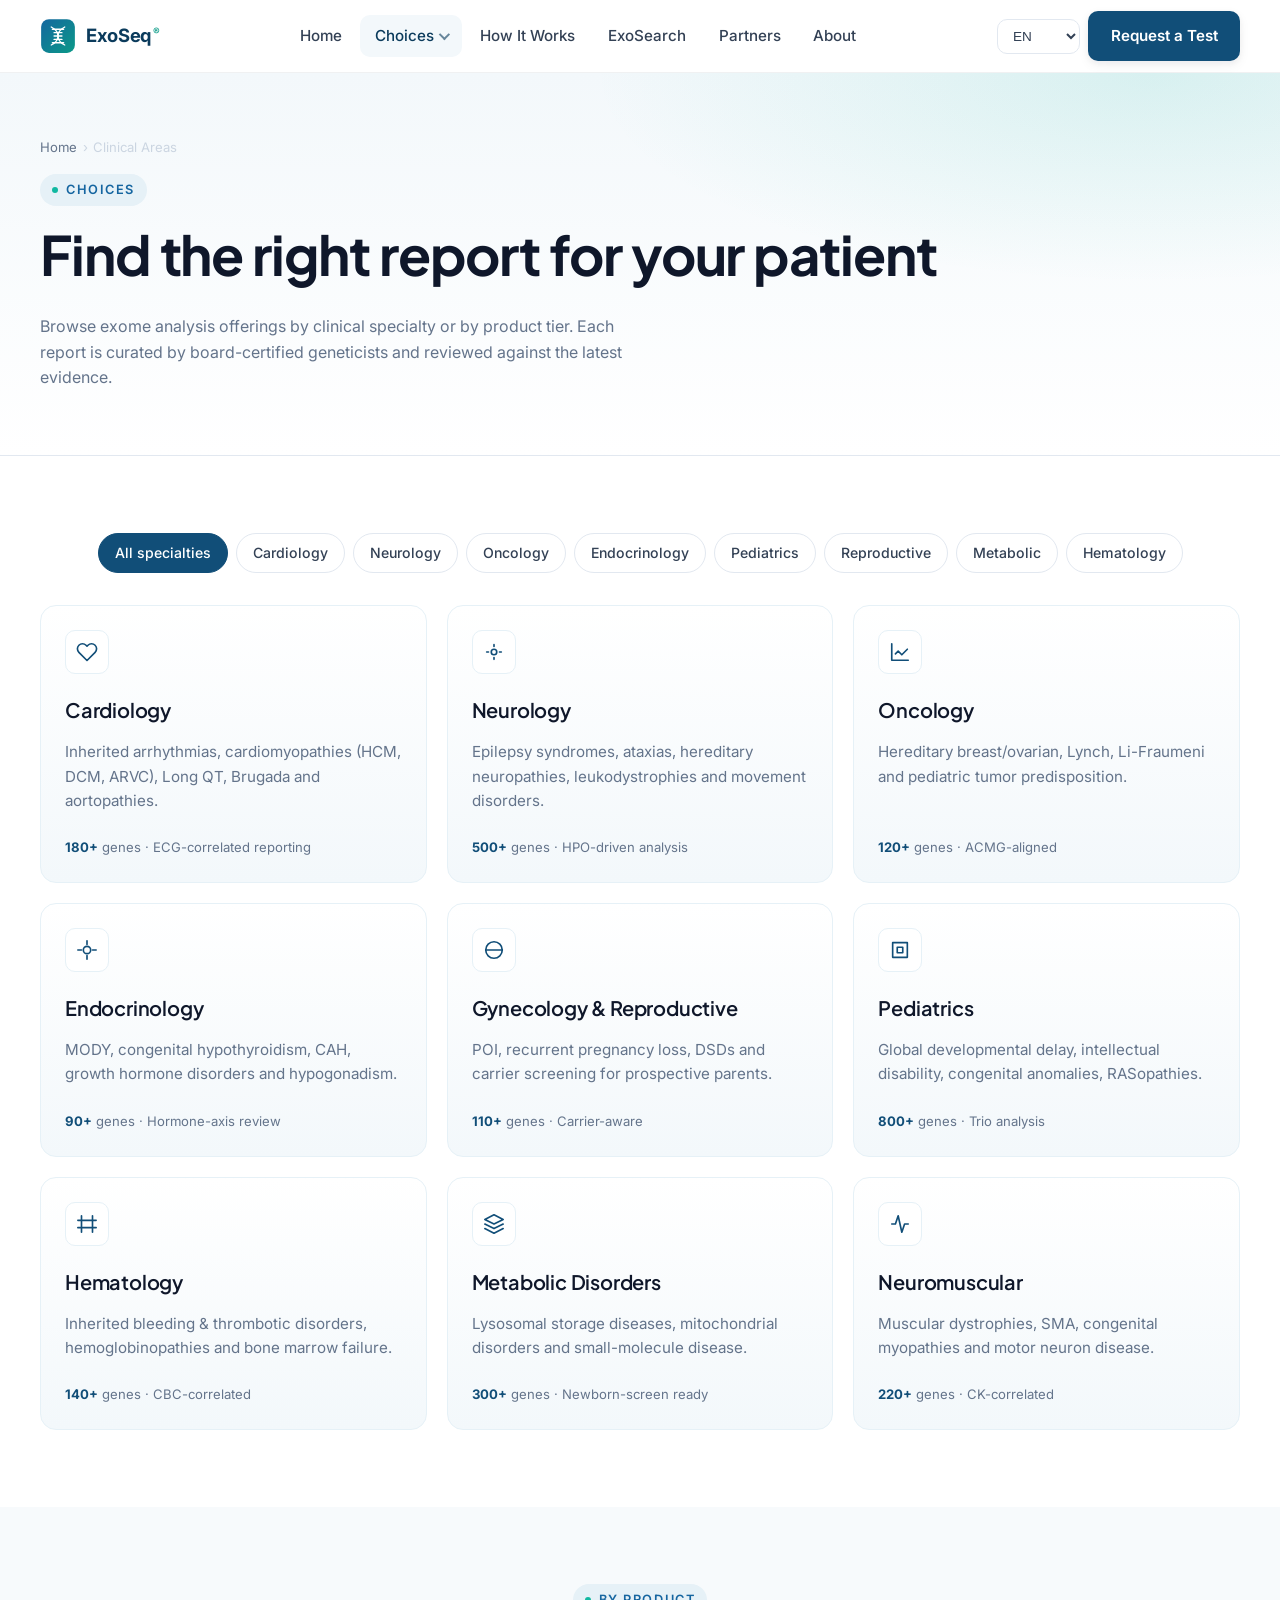
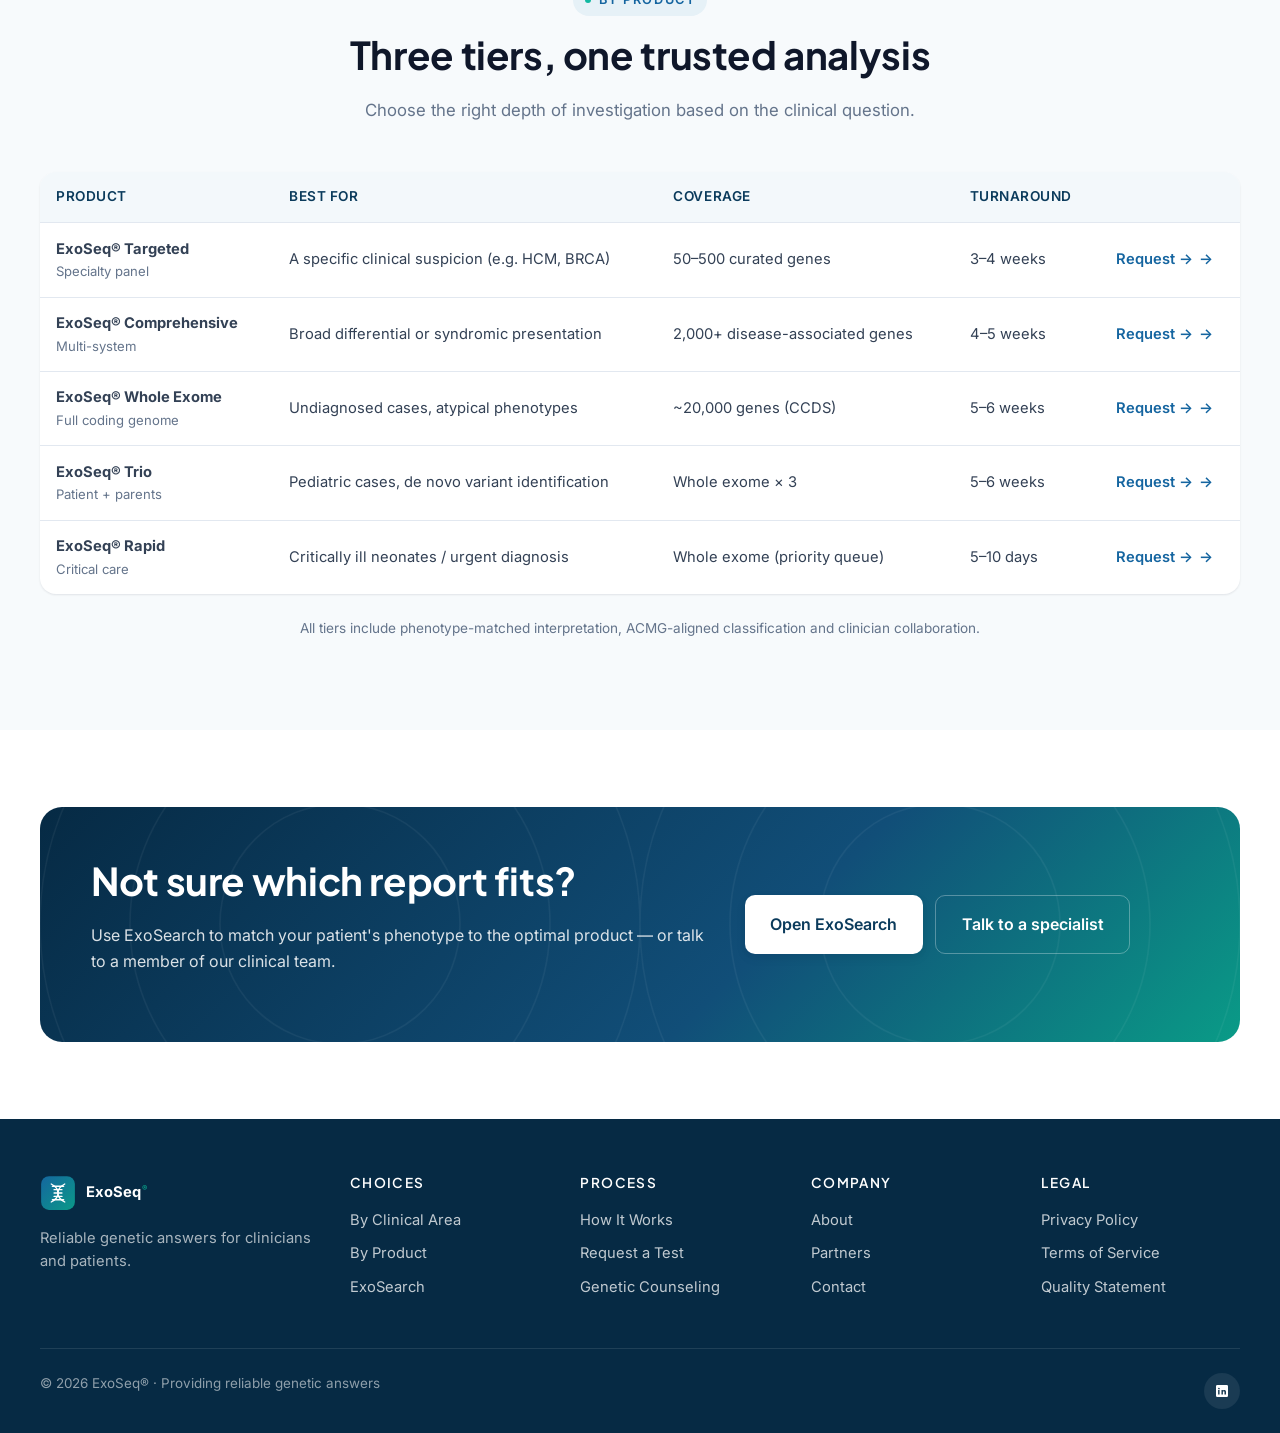
<file: clinical-areas.html>
<!doctype html>
<html lang="en">
<head>
<meta charset="utf-8" />
<meta name="viewport" content="width=device-width, initial-scale=1" />
<title>Clinical Areas — ExoSeq®</title>
<meta name="description" content="Browse ExoSeq® exome reports by medical specialty or product type. Curated panels for cardiology, neurology, oncology, pediatrics and more." />
<link rel="icon" type="image/svg+xml" href="assets/img/logo.svg" />
<link rel="preconnect" href="https://fonts.googleapis.com" />
<link rel="preconnect" href="https://fonts.gstatic.com" crossorigin />
<link href="https://fonts.googleapis.com/css2?family=Inter:wght@400;500;600;700&family=Plus+Jakarta+Sans:wght@600;700&display=swap" rel="stylesheet" />
<link rel="stylesheet" href="assets/css/styles.css" />
</head>
<body>

<header class="site-header">
  <div class="container nav">
    <a class="brand" href="index.html"><img class="brand-mark" src="assets/img/logo.svg" alt="" /><span>ExoSeq<sup>®</sup></span></a>
    <button class="nav-toggle" aria-label="Toggle menu" aria-expanded="false"><span></span></button>
    <ul class="nav-list">
      <li><a data-route="index.html" href="index.html">Home</a></li>
      <li class="has-menu">
        <a href="clinical-areas.html" data-route="clinical-areas.html">Choices</a>
        <div class="submenu">
          <a href="clinical-areas.html"><strong>By Clinical Area</strong><span>Cardiology, Neurology, Oncology and more</span></a>
          <a href="clinical-areas.html#products"><strong>By Product</strong><span>Targeted, Comprehensive & Whole-Exome</span></a>
        </div>
      </li>
      <li><a href="how-it-works.html" data-route="how-it-works.html">How It Works</a></li>
      <li><a href="exosearch.html" data-route="exosearch.html">ExoSearch</a></li>
      <li><a href="partners.html" data-route="partners.html">Partners</a></li>
      <li><a href="about.html" data-route="about.html">About</a></li>
    </ul>
    <div class="nav-actions">
      <select class="lang-select" data-lang aria-label="Language">
        <option value="en">EN</option><option value="ar">العربية</option><option value="fr">FR</option><option value="pt">PT</option><option value="es">ES</option><option value="tr">TR</option>
      </select>
      <a href="request-test.html" class="btn btn-primary">Request a Test</a>
    </div>
  </div>
</header>

<section class="page-head">
  <div class="container">
    <nav class="breadcrumbs"><a href="index.html">Home</a><span>›</span><span>Clinical Areas</span></nav>
    <span class="eyebrow">Choices</span>
    <h1>Find the right report for your patient</h1>
    <p class="muted" style="max-width:62ch;">Browse exome analysis offerings by clinical specialty or by product tier. Each report is curated by board-certified geneticists and reviewed against the latest evidence.</p>
  </div>
</section>

<section class="section">
  <div class="container">
    <div class="filters">
      <button class="filter is-active" data-filter="all">All specialties</button>
      <button class="filter" data-filter="cardio">Cardiology</button>
      <button class="filter" data-filter="neuro">Neurology</button>
      <button class="filter" data-filter="onco">Oncology</button>
      <button class="filter" data-filter="endo">Endocrinology</button>
      <button class="filter" data-filter="pedia">Pediatrics</button>
      <button class="filter" data-filter="repro">Reproductive</button>
      <button class="filter" data-filter="metab">Metabolic</button>
      <button class="filter" data-filter="hema">Hematology</button>
    </div>

    <div class="grid grid-3">
      <article class="card card-specialty reveal" data-cat="cardio">
        <span class="icon"><svg width="22" height="22" viewBox="0 0 24 24" fill="none" stroke="currentColor" stroke-width="1.8" stroke-linecap="round" stroke-linejoin="round"><path d="M20.84 4.61a5.5 5.5 0 0 0-7.78 0L12 5.67l-1.06-1.06a5.5 5.5 0 0 0-7.78 7.78L12 21.23l8.84-8.84a5.5 5.5 0 0 0 0-7.78z"/></svg></span>
        <h3>Cardiology</h3>
        <p>Inherited arrhythmias, cardiomyopathies (HCM, DCM, ARVC), Long QT, Brugada and aortopathies.</p>
        <div class="meta"><strong>180+</strong> genes · ECG-correlated reporting</div>
      </article>
      <article class="card card-specialty reveal" data-cat="neuro">
        <span class="icon"><svg width="22" height="22" viewBox="0 0 24 24" fill="none" stroke="currentColor" stroke-width="1.8" stroke-linecap="round" stroke-linejoin="round"><circle cx="12" cy="12" r="3"/><path d="M12 4v2M12 18v2M4 12h2M18 12h2"/></svg></span>
        <h3>Neurology</h3>
        <p>Epilepsy syndromes, ataxias, hereditary neuropathies, leukodystrophies and movement disorders.</p>
        <div class="meta"><strong>500+</strong> genes · HPO-driven analysis</div>
      </article>
      <article class="card card-specialty reveal" data-cat="onco">
        <span class="icon"><svg width="22" height="22" viewBox="0 0 24 24" fill="none" stroke="currentColor" stroke-width="1.8" stroke-linecap="round" stroke-linejoin="round"><path d="M3 3v18h18"/><path d="M7 14l3-3 4 4 6-6"/></svg></span>
        <h3>Oncology</h3>
        <p>Hereditary breast/ovarian, Lynch, Li-Fraumeni and pediatric tumor predisposition.</p>
        <div class="meta"><strong>120+</strong> genes · ACMG-aligned</div>
      </article>
      <article class="card card-specialty reveal" data-cat="endo">
        <span class="icon"><svg width="22" height="22" viewBox="0 0 24 24" fill="none" stroke="currentColor" stroke-width="1.8" stroke-linecap="round" stroke-linejoin="round"><circle cx="12" cy="12" r="4"/><path d="M12 2v4M12 18v4M2 12h4M18 12h4"/></svg></span>
        <h3>Endocrinology</h3>
        <p>MODY, congenital hypothyroidism, CAH, growth hormone disorders and hypogonadism.</p>
        <div class="meta"><strong>90+</strong> genes · Hormone-axis review</div>
      </article>
      <article class="card card-specialty reveal" data-cat="repro">
        <span class="icon"><svg width="22" height="22" viewBox="0 0 24 24" fill="none" stroke="currentColor" stroke-width="1.8" stroke-linecap="round" stroke-linejoin="round"><circle cx="12" cy="12" r="9"/><path d="M3 12h18"/></svg></span>
        <h3>Gynecology &amp; Reproductive</h3>
        <p>POI, recurrent pregnancy loss, DSDs and carrier screening for prospective parents.</p>
        <div class="meta"><strong>110+</strong> genes · Carrier-aware</div>
      </article>
      <article class="card card-specialty reveal" data-cat="pedia">
        <span class="icon"><svg width="22" height="22" viewBox="0 0 24 24" fill="none" stroke="currentColor" stroke-width="1.8" stroke-linecap="round" stroke-linejoin="round"><path d="M4 4h16v16H4z"/><path d="M9 9h6v6H9z"/></svg></span>
        <h3>Pediatrics</h3>
        <p>Global developmental delay, intellectual disability, congenital anomalies, RASopathies.</p>
        <div class="meta"><strong>800+</strong> genes · Trio analysis</div>
      </article>
      <article class="card card-specialty reveal" data-cat="hema">
        <span class="icon"><svg width="22" height="22" viewBox="0 0 24 24" fill="none" stroke="currentColor" stroke-width="1.8" stroke-linecap="round" stroke-linejoin="round"><path d="M6 3v18M18 3v18M2 8h20M2 16h20"/></svg></span>
        <h3>Hematology</h3>
        <p>Inherited bleeding & thrombotic disorders, hemoglobinopathies and bone marrow failure.</p>
        <div class="meta"><strong>140+</strong> genes · CBC-correlated</div>
      </article>
      <article class="card card-specialty reveal" data-cat="metab">
        <span class="icon"><svg width="22" height="22" viewBox="0 0 24 24" fill="none" stroke="currentColor" stroke-width="1.8" stroke-linecap="round" stroke-linejoin="round"><path d="M12 2 2 7l10 5 10-5-10-5z"/><path d="M2 17l10 5 10-5M2 12l10 5 10-5"/></svg></span>
        <h3>Metabolic Disorders</h3>
        <p>Lysosomal storage diseases, mitochondrial disorders and small-molecule disease.</p>
        <div class="meta"><strong>300+</strong> genes · Newborn-screen ready</div>
      </article>
      <article class="card card-specialty reveal" data-cat="neuro">
        <span class="icon"><svg width="22" height="22" viewBox="0 0 24 24" fill="none" stroke="currentColor" stroke-width="1.8" stroke-linecap="round" stroke-linejoin="round"><path d="M3 12h4l3-9 4 18 3-9h4"/></svg></span>
        <h3>Neuromuscular</h3>
        <p>Muscular dystrophies, SMA, congenital myopathies and motor neuron disease.</p>
        <div class="meta"><strong>220+</strong> genes · CK-correlated</div>
      </article>
    </div>
  </div>
</section>

<section class="section section--alt" id="products">
  <div class="container">
    <header class="section-head reveal">
      <span class="eyebrow">By Product</span>
      <h2>Three tiers, one trusted analysis</h2>
      <p>Choose the right depth of investigation based on the clinical question.</p>
    </header>

    <table class="tbl reveal">
      <thead>
        <tr><th>Product</th><th>Best for</th><th>Coverage</th><th>Turnaround</th><th></th></tr>
      </thead>
      <tbody>
        <tr>
          <td><strong>ExoSeq® Targeted</strong><div class="muted" style="font-size:.82rem;">Specialty panel</div></td>
          <td>A specific clinical suspicion (e.g. HCM, BRCA)</td>
          <td>50–500 curated genes</td>
          <td>3–4 weeks</td>
          <td><a class="btn-link" href="request-test.html">Request →</a></td>
        </tr>
        <tr>
          <td><strong>ExoSeq® Comprehensive</strong><div class="muted" style="font-size:.82rem;">Multi-system</div></td>
          <td>Broad differential or syndromic presentation</td>
          <td>2,000+ disease-associated genes</td>
          <td>4–5 weeks</td>
          <td><a class="btn-link" href="request-test.html">Request →</a></td>
        </tr>
        <tr>
          <td><strong>ExoSeq® Whole Exome</strong><div class="muted" style="font-size:.82rem;">Full coding genome</div></td>
          <td>Undiagnosed cases, atypical phenotypes</td>
          <td>~20,000 genes (CCDS)</td>
          <td>5–6 weeks</td>
          <td><a class="btn-link" href="request-test.html">Request →</a></td>
        </tr>
        <tr>
          <td><strong>ExoSeq® Trio</strong><div class="muted" style="font-size:.82rem;">Patient + parents</div></td>
          <td>Pediatric cases, de novo variant identification</td>
          <td>Whole exome × 3</td>
          <td>5–6 weeks</td>
          <td><a class="btn-link" href="request-test.html">Request →</a></td>
        </tr>
        <tr>
          <td><strong>ExoSeq® Rapid</strong><div class="muted" style="font-size:.82rem;">Critical care</div></td>
          <td>Critically ill neonates / urgent diagnosis</td>
          <td>Whole exome (priority queue)</td>
          <td>5–10 days</td>
          <td><a class="btn-link" href="request-test.html">Request →</a></td>
        </tr>
      </tbody>
    </table>

    <p class="muted text-center mt-3" style="font-size:.85rem;">All tiers include phenotype-matched interpretation, ACMG-aligned classification and clinician collaboration.</p>
  </div>
</section>

<section class="section">
  <div class="container">
    <div class="cta reveal">
      <div>
        <h2>Not sure which report fits?</h2>
        <p>Use ExoSearch to match your patient's phenotype to the optimal product — or talk to a member of our clinical team.</p>
      </div>
      <div class="cta-actions">
        <a href="exosearch.html" class="btn btn-primary btn-lg">Open ExoSearch</a>
        <a href="about.html#contact" class="btn btn-ghost btn-lg">Talk to a specialist</a>
      </div>
    </div>
  </div>
</section>

<footer class="footer">
  <div class="container">
    <div class="footer-grid">
      <div class="footer-brand">
        <a class="brand" href="index.html"><img class="brand-mark" src="assets/img/logo.svg" alt="" /><span>ExoSeq<sup>®</sup></span></a>
        <p class="mt-2">Reliable genetic answers for clinicians and patients.</p>
      </div>
      <div><h4>Choices</h4><ul><li><a href="clinical-areas.html">By Clinical Area</a></li><li><a href="clinical-areas.html#products">By Product</a></li><li><a href="exosearch.html">ExoSearch</a></li></ul></div>
      <div><h4>Process</h4><ul><li><a href="how-it-works.html">How It Works</a></li><li><a href="request-test.html">Request a Test</a></li><li><a href="how-it-works.html#counseling">Genetic Counseling</a></li></ul></div>
      <div><h4>Company</h4><ul><li><a href="about.html">About</a></li><li><a href="partners.html">Partners</a></li><li><a href="about.html#contact">Contact</a></li></ul></div>
      <div><h4>Legal</h4><ul><li><a href="#">Privacy Policy</a></li><li><a href="#">Terms of Service</a></li><li><a href="#">Quality Statement</a></li></ul></div>
    </div>
    <div class="footer-bottom">
      <span>© <span id="y"></span> ExoSeq® · Providing reliable genetic answers</span>
      <div class="socials"><a href="#" aria-label="LinkedIn"><svg width="16" height="16" viewBox="0 0 24 24" fill="currentColor"><path d="M19 3a2 2 0 0 1 2 2v14a2 2 0 0 1-2 2H5a2 2 0 0 1-2-2V5a2 2 0 0 1 2-2h14zM8.34 17.34V10.5H6.17v6.84h2.17zm-1.08-7.78a1.26 1.26 0 1 0 0-2.51 1.26 1.26 0 0 0 0 2.51zM18 17.34v-3.86c0-2.07-1.1-3.03-2.58-3.03-1.19 0-1.72.66-2.02 1.12V10.5h-2.17c.03.61 0 6.84 0 6.84h2.17v-3.82c0-.2.01-.39.07-.53.16-.39.51-.79 1.11-.79.78 0 1.1.6 1.1 1.48v3.66H18z"/></svg></a></div>
    </div>
  </div>
</footer>

<script>document.getElementById("y").textContent = new Date().getFullYear();</script>
<script src="assets/js/main.js" defer></script>
</body>
</html>
</file>
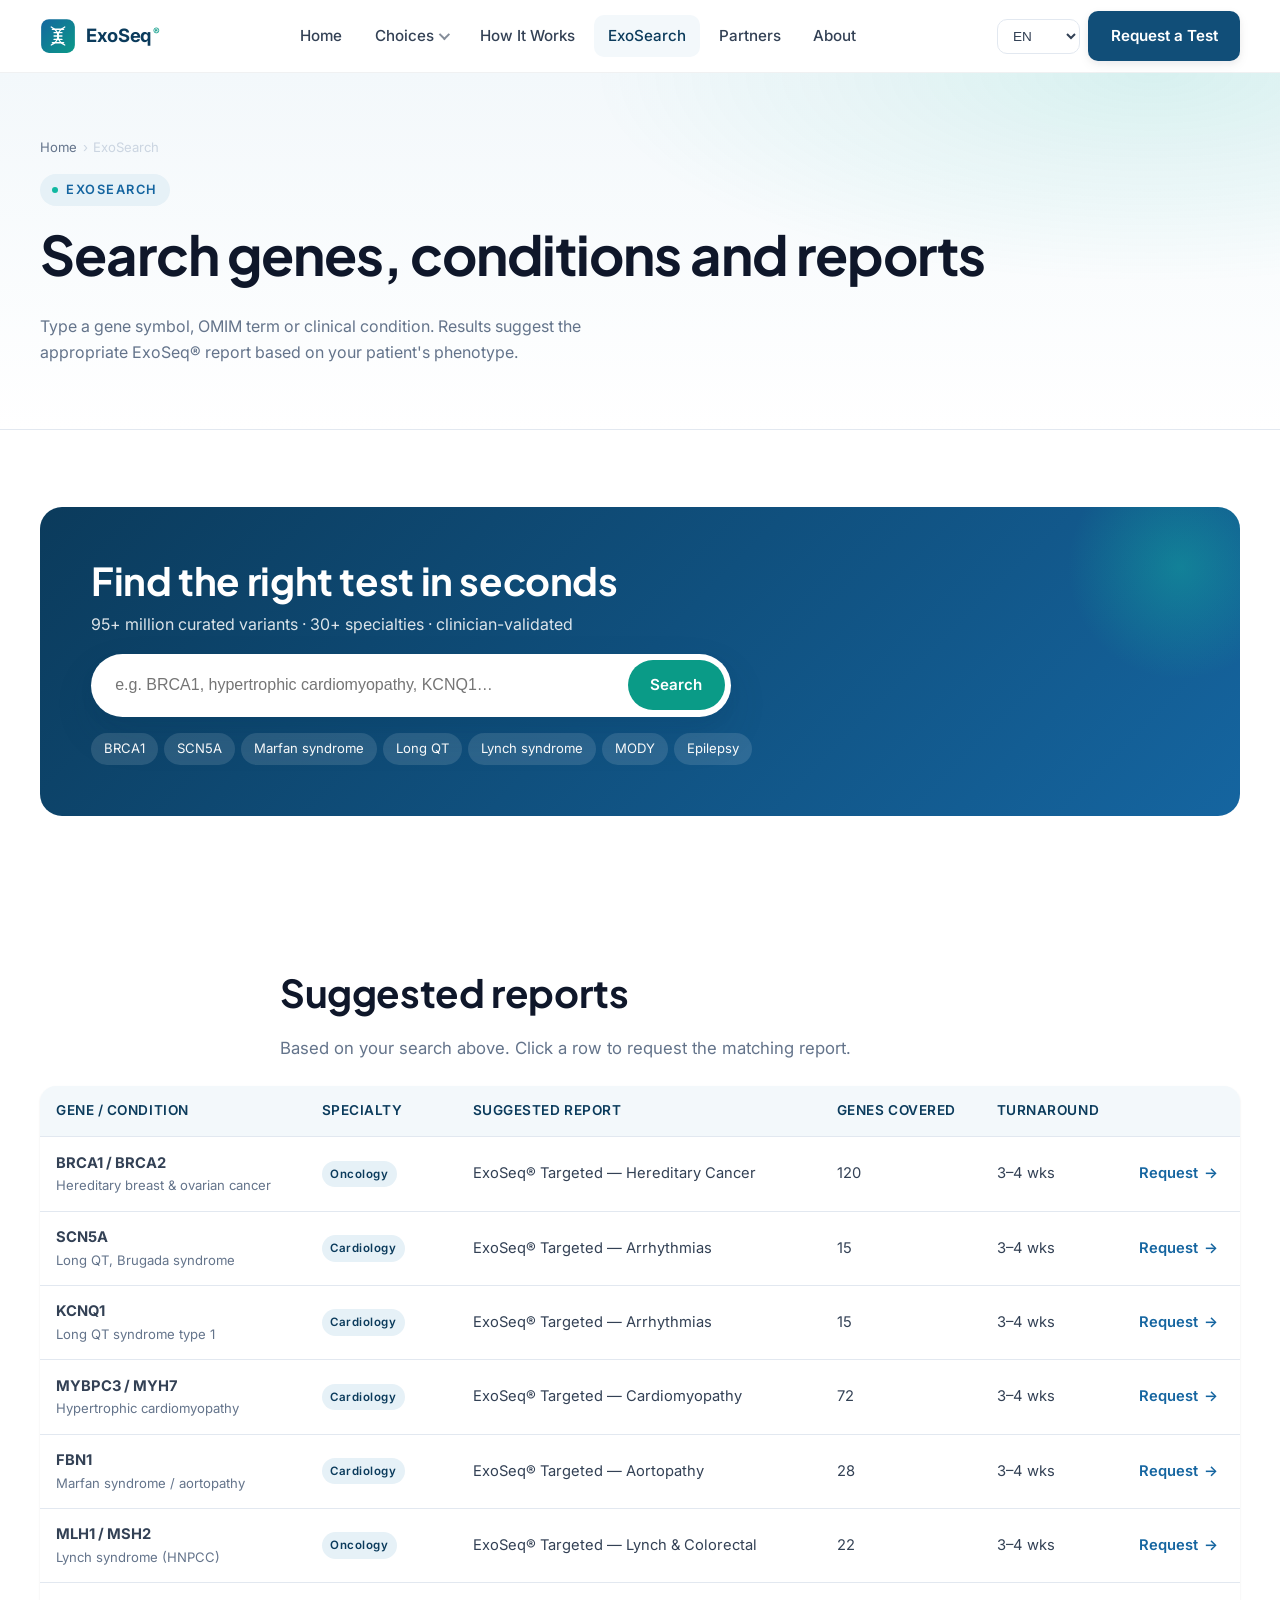
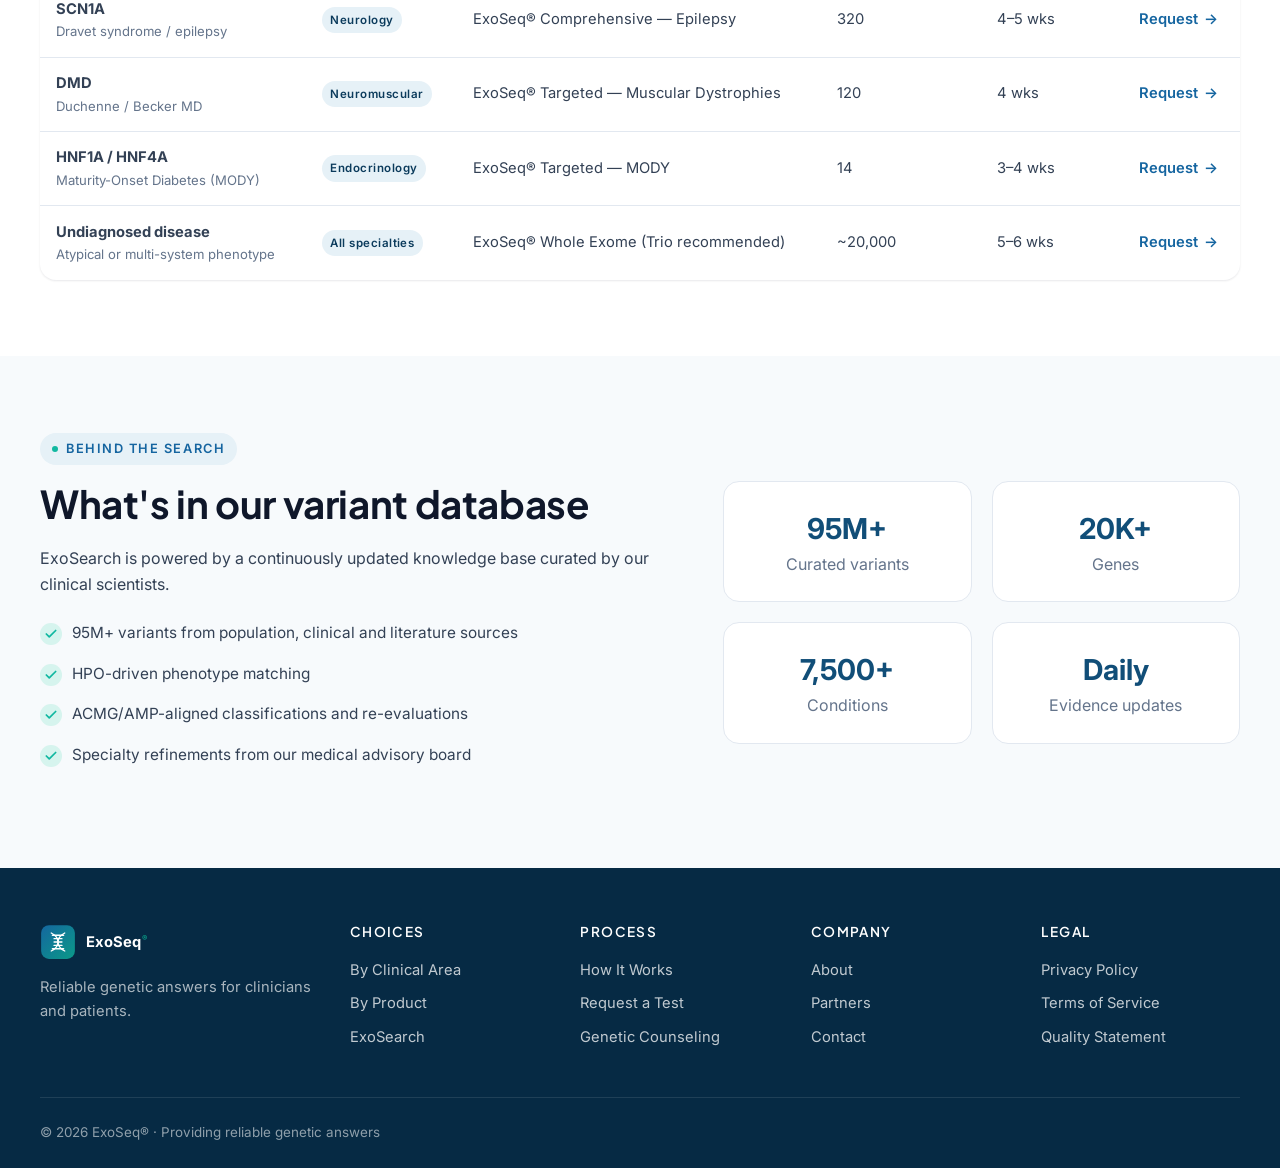
<file: exosearch.html>
<!doctype html>
<html lang="en">
<head>
<meta charset="utf-8" />
<meta name="viewport" content="width=device-width, initial-scale=1" />
<title>ExoSearch — ExoSeq®</title>
<meta name="description" content="Search 95M+ curated genetic variants and find the right ExoSeq® report for any gene, condition or specialty." />
<link rel="icon" type="image/svg+xml" href="assets/img/logo.svg" />
<link rel="preconnect" href="https://fonts.googleapis.com" />
<link rel="preconnect" href="https://fonts.gstatic.com" crossorigin />
<link href="https://fonts.googleapis.com/css2?family=Inter:wght@400;500;600;700&family=Plus+Jakarta+Sans:wght@600;700&display=swap" rel="stylesheet" />
<link rel="stylesheet" href="assets/css/styles.css" />
</head>
<body>

<header class="site-header">
  <div class="container nav">
    <a class="brand" href="index.html"><img class="brand-mark" src="assets/img/logo.svg" alt="" /><span>ExoSeq<sup>®</sup></span></a>
    <button class="nav-toggle" aria-label="Toggle menu" aria-expanded="false"><span></span></button>
    <ul class="nav-list">
      <li><a data-route="index.html" href="index.html">Home</a></li>
      <li class="has-menu">
        <a href="clinical-areas.html" data-route="clinical-areas.html">Choices</a>
        <div class="submenu">
          <a href="clinical-areas.html"><strong>By Clinical Area</strong><span>Cardiology, Neurology, Oncology and more</span></a>
          <a href="clinical-areas.html#products"><strong>By Product</strong><span>Targeted, Comprehensive & Whole-Exome</span></a>
        </div>
      </li>
      <li><a href="how-it-works.html" data-route="how-it-works.html">How It Works</a></li>
      <li><a href="exosearch.html" data-route="exosearch.html">ExoSearch</a></li>
      <li><a href="partners.html" data-route="partners.html">Partners</a></li>
      <li><a href="about.html" data-route="about.html">About</a></li>
    </ul>
    <div class="nav-actions">
      <select class="lang-select" data-lang aria-label="Language">
        <option value="en">EN</option><option value="ar">العربية</option><option value="fr">FR</option><option value="pt">PT</option><option value="es">ES</option><option value="tr">TR</option>
      </select>
      <a href="request-test.html" class="btn btn-primary">Request a Test</a>
    </div>
  </div>
</header>

<section class="page-head">
  <div class="container">
    <nav class="breadcrumbs"><a href="index.html">Home</a><span>›</span><span>ExoSearch</span></nav>
    <span class="eyebrow">ExoSearch</span>
    <h1>Search genes, conditions and reports</h1>
    <p class="muted" style="max-width:62ch;">Type a gene symbol, OMIM term or clinical condition. Results suggest the appropriate ExoSeq® report based on your patient's phenotype.</p>
  </div>
</section>

<section class="section">
  <div class="container">
    <div class="search-shell reveal">
      <h2 style="margin:0 0 .5rem;">Find the right test in seconds</h2>
      <p>95+ million curated variants · 30+ specialties · clinician-validated</p>
      <form class="search-form" onsubmit="event.preventDefault();">
        <input type="search" data-search-input placeholder="e.g. BRCA1, hypertrophic cardiomyopathy, KCNQ1…" aria-label="Search ExoSearch" />
        <button class="btn btn-accent" type="submit">Search</button>
      </form>
      <div class="search-tags">
        <a href="#" data-search-tag>BRCA1</a>
        <a href="#" data-search-tag>SCN5A</a>
        <a href="#" data-search-tag>Marfan syndrome</a>
        <a href="#" data-search-tag>Long QT</a>
        <a href="#" data-search-tag>Lynch syndrome</a>
        <a href="#" data-search-tag>MODY</a>
        <a href="#" data-search-tag>Epilepsy</a>
      </div>
    </div>
  </div>
</section>

<section class="section">
  <div class="container">
    <header class="section-head reveal" style="text-align:left; margin-bottom:1.5rem;">
      <h2>Suggested reports</h2>
      <p>Based on your search above. Click a row to request the matching report.</p>
    </header>

    <div data-search-results>
      <table class="tbl">
        <thead>
          <tr><th>Gene / Condition</th><th>Specialty</th><th>Suggested report</th><th>Genes covered</th><th>Turnaround</th><th></th></tr>
        </thead>
        <tbody>
          <tr data-row="brca1 brca2 hereditary breast ovarian cancer onco oncology">
            <td><strong>BRCA1 / BRCA2</strong><div class="muted" style="font-size:.82rem;">Hereditary breast & ovarian cancer</div></td>
            <td><span class="tag tag-info">Oncology</span></td>
            <td>ExoSeq® Targeted — Hereditary Cancer</td>
            <td>120</td>
            <td>3–4 wks</td>
            <td><a class="btn-link" href="request-test.html">Request</a></td>
          </tr>
          <tr data-row="scn5a long qt brugada arrhythmia cardio cardiology">
            <td><strong>SCN5A</strong><div class="muted" style="font-size:.82rem;">Long QT, Brugada syndrome</div></td>
            <td><span class="tag tag-info">Cardiology</span></td>
            <td>ExoSeq® Targeted — Arrhythmias</td>
            <td>15</td>
            <td>3–4 wks</td>
            <td><a class="btn-link" href="request-test.html">Request</a></td>
          </tr>
          <tr data-row="kcnq1 long qt arrhythmia cardio">
            <td><strong>KCNQ1</strong><div class="muted" style="font-size:.82rem;">Long QT syndrome type 1</div></td>
            <td><span class="tag tag-info">Cardiology</span></td>
            <td>ExoSeq® Targeted — Arrhythmias</td>
            <td>15</td>
            <td>3–4 wks</td>
            <td><a class="btn-link" href="request-test.html">Request</a></td>
          </tr>
          <tr data-row="mybpc3 mhy7 hypertrophic cardiomyopathy hcm cardio cardiology">
            <td><strong>MYBPC3 / MYH7</strong><div class="muted" style="font-size:.82rem;">Hypertrophic cardiomyopathy</div></td>
            <td><span class="tag tag-info">Cardiology</span></td>
            <td>ExoSeq® Targeted — Cardiomyopathy</td>
            <td>72</td>
            <td>3–4 wks</td>
            <td><a class="btn-link" href="request-test.html">Request</a></td>
          </tr>
          <tr data-row="fbn1 marfan syndrome aortopathy connective tissue">
            <td><strong>FBN1</strong><div class="muted" style="font-size:.82rem;">Marfan syndrome / aortopathy</div></td>
            <td><span class="tag tag-info">Cardiology</span></td>
            <td>ExoSeq® Targeted — Aortopathy</td>
            <td>28</td>
            <td>3–4 wks</td>
            <td><a class="btn-link" href="request-test.html">Request</a></td>
          </tr>
          <tr data-row="mlh1 msh2 lynch syndrome colorectal cancer onco oncology">
            <td><strong>MLH1 / MSH2</strong><div class="muted" style="font-size:.82rem;">Lynch syndrome (HNPCC)</div></td>
            <td><span class="tag tag-info">Oncology</span></td>
            <td>ExoSeq® Targeted — Lynch & Colorectal</td>
            <td>22</td>
            <td>3–4 wks</td>
            <td><a class="btn-link" href="request-test.html">Request</a></td>
          </tr>
          <tr data-row="scn1a dravet epilepsy seizure pediatric neurology neuro">
            <td><strong>SCN1A</strong><div class="muted" style="font-size:.82rem;">Dravet syndrome / epilepsy</div></td>
            <td><span class="tag tag-info">Neurology</span></td>
            <td>ExoSeq® Comprehensive — Epilepsy</td>
            <td>320</td>
            <td>4–5 wks</td>
            <td><a class="btn-link" href="request-test.html">Request</a></td>
          </tr>
          <tr data-row="dmd duchenne muscular dystrophy neuromuscular">
            <td><strong>DMD</strong><div class="muted" style="font-size:.82rem;">Duchenne / Becker MD</div></td>
            <td><span class="tag tag-info">Neuromuscular</span></td>
            <td>ExoSeq® Targeted — Muscular Dystrophies</td>
            <td>120</td>
            <td>4 wks</td>
            <td><a class="btn-link" href="request-test.html">Request</a></td>
          </tr>
          <tr data-row="hnf1a hnf4a mody endocrinology endo diabetes">
            <td><strong>HNF1A / HNF4A</strong><div class="muted" style="font-size:.82rem;">Maturity-Onset Diabetes (MODY)</div></td>
            <td><span class="tag tag-info">Endocrinology</span></td>
            <td>ExoSeq® Targeted — MODY</td>
            <td>14</td>
            <td>3–4 wks</td>
            <td><a class="btn-link" href="request-test.html">Request</a></td>
          </tr>
          <tr data-row="undiagnosed whole exome wes trio pediatric global delay">
            <td><strong>Undiagnosed disease</strong><div class="muted" style="font-size:.82rem;">Atypical or multi-system phenotype</div></td>
            <td><span class="tag tag-info">All specialties</span></td>
            <td>ExoSeq® Whole Exome (Trio recommended)</td>
            <td>~20,000</td>
            <td>5–6 wks</td>
            <td><a class="btn-link" href="request-test.html">Request</a></td>
          </tr>
        </tbody>
      </table>
      <div data-empty class="card text-center mt-3" style="display:none;">
        <h3>No matches found</h3>
        <p class="muted">Try a different gene name, condition or specialty — or contact our clinical team for guidance.</p>
        <a href="about.html#contact" class="btn btn-ghost">Contact us</a>
      </div>
    </div>
  </div>
</section>

<section class="section section--alt">
  <div class="container split">
    <div class="reveal">
      <span class="eyebrow">Behind the search</span>
      <h2>What's in our variant database</h2>
      <p>ExoSearch is powered by a continuously updated knowledge base curated by our clinical scientists.</p>
      <ul class="list-check">
        <li>95M+ variants from population, clinical and literature sources</li>
        <li>HPO-driven phenotype matching</li>
        <li>ACMG/AMP-aligned classifications and re-evaluations</li>
        <li>Specialty refinements from our medical advisory board</li>
      </ul>
    </div>
    <div class="reveal">
      <div class="grid grid-2">
        <div class="card text-center"><strong style="font-size:1.8rem; color:var(--c-primary-700); display:block;">95M+</strong><span class="muted">Curated variants</span></div>
        <div class="card text-center"><strong style="font-size:1.8rem; color:var(--c-primary-700); display:block;">20K+</strong><span class="muted">Genes</span></div>
        <div class="card text-center"><strong style="font-size:1.8rem; color:var(--c-primary-700); display:block;">7,500+</strong><span class="muted">Conditions</span></div>
        <div class="card text-center"><strong style="font-size:1.8rem; color:var(--c-primary-700); display:block;">Daily</strong><span class="muted">Evidence updates</span></div>
      </div>
    </div>
  </div>
</section>

<footer class="footer">
  <div class="container">
    <div class="footer-grid">
      <div class="footer-brand">
        <a class="brand" href="index.html"><img class="brand-mark" src="assets/img/logo.svg" alt="" /><span>ExoSeq<sup>®</sup></span></a>
        <p class="mt-2">Reliable genetic answers for clinicians and patients.</p>
      </div>
      <div><h4>Choices</h4><ul><li><a href="clinical-areas.html">By Clinical Area</a></li><li><a href="clinical-areas.html#products">By Product</a></li><li><a href="exosearch.html">ExoSearch</a></li></ul></div>
      <div><h4>Process</h4><ul><li><a href="how-it-works.html">How It Works</a></li><li><a href="request-test.html">Request a Test</a></li><li><a href="how-it-works.html#counseling">Genetic Counseling</a></li></ul></div>
      <div><h4>Company</h4><ul><li><a href="about.html">About</a></li><li><a href="partners.html">Partners</a></li><li><a href="about.html#contact">Contact</a></li></ul></div>
      <div><h4>Legal</h4><ul><li><a href="#">Privacy Policy</a></li><li><a href="#">Terms of Service</a></li><li><a href="#">Quality Statement</a></li></ul></div>
    </div>
    <div class="footer-bottom"><span>© <span id="y"></span> ExoSeq® · Providing reliable genetic answers</span></div>
  </div>
</footer>

<script>document.getElementById("y").textContent = new Date().getFullYear();</script>
<script src="assets/js/main.js" defer></script>
</body>
</html>
</file>
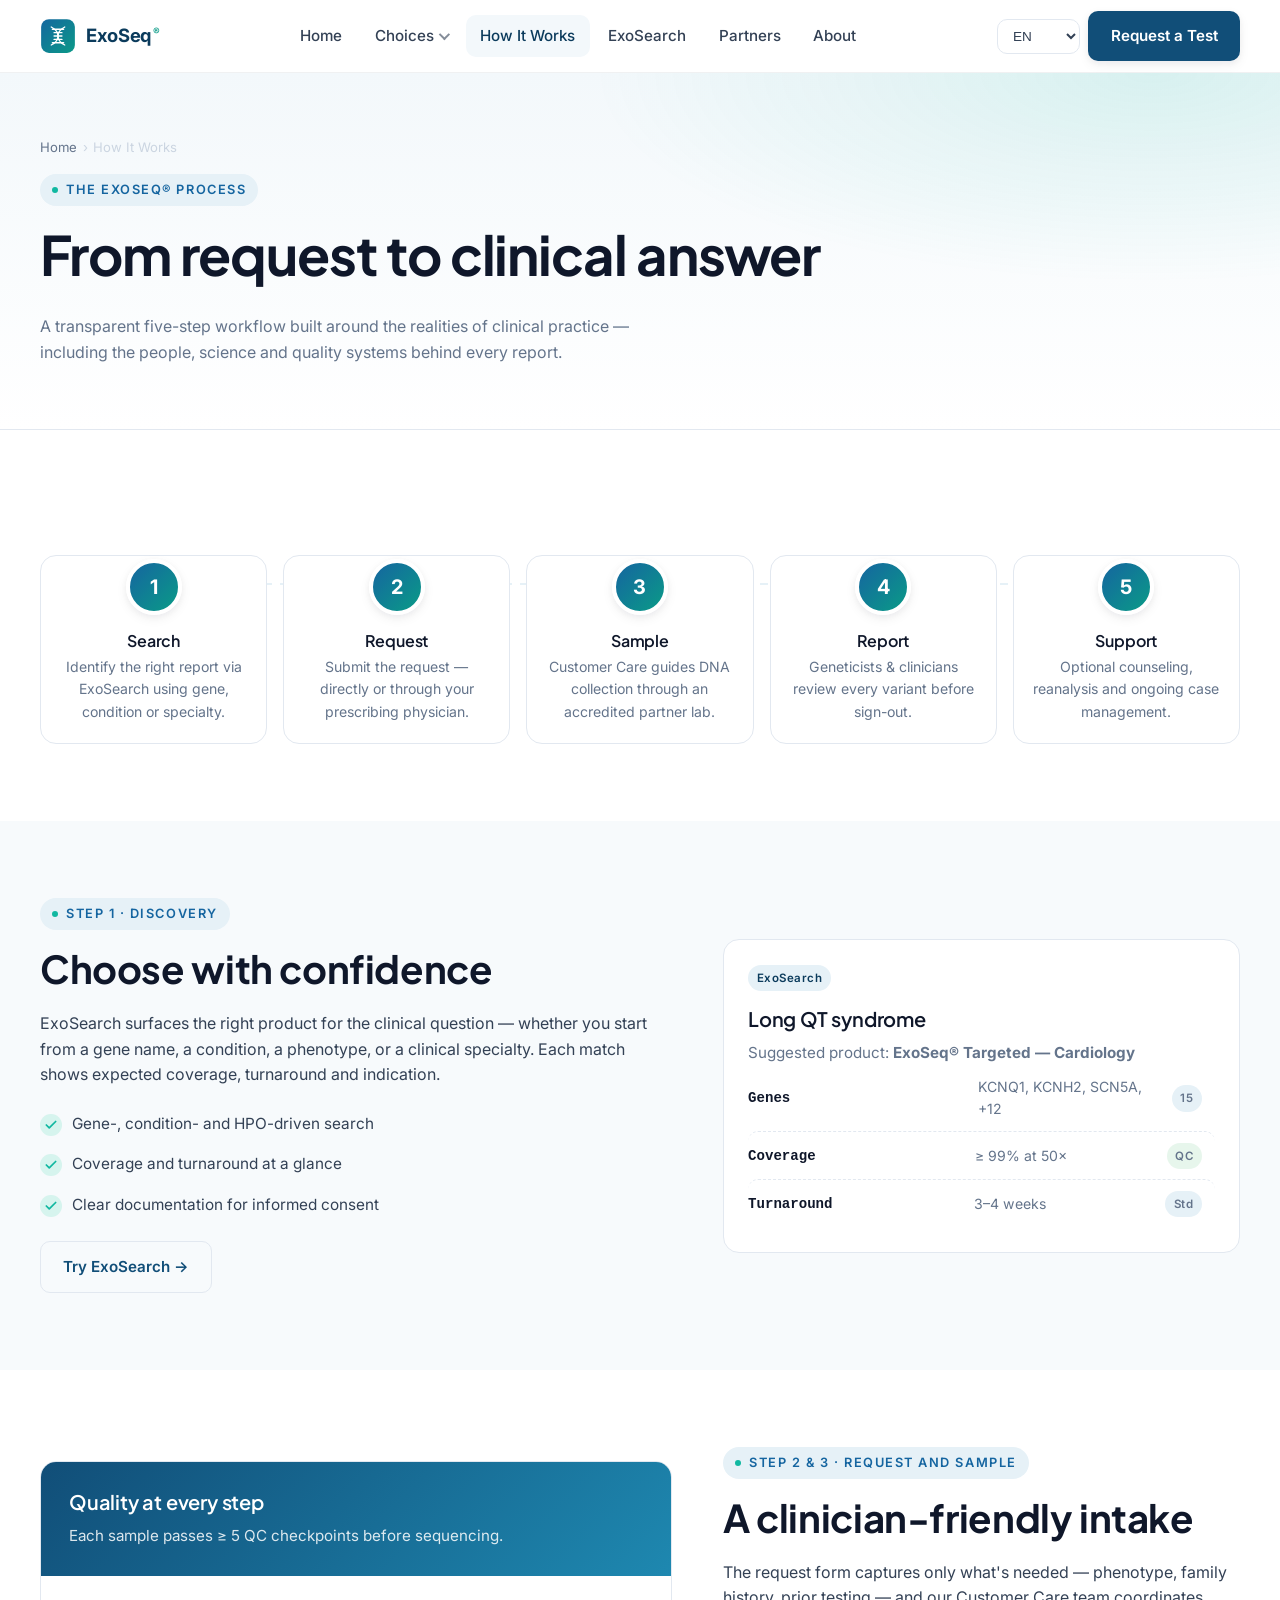
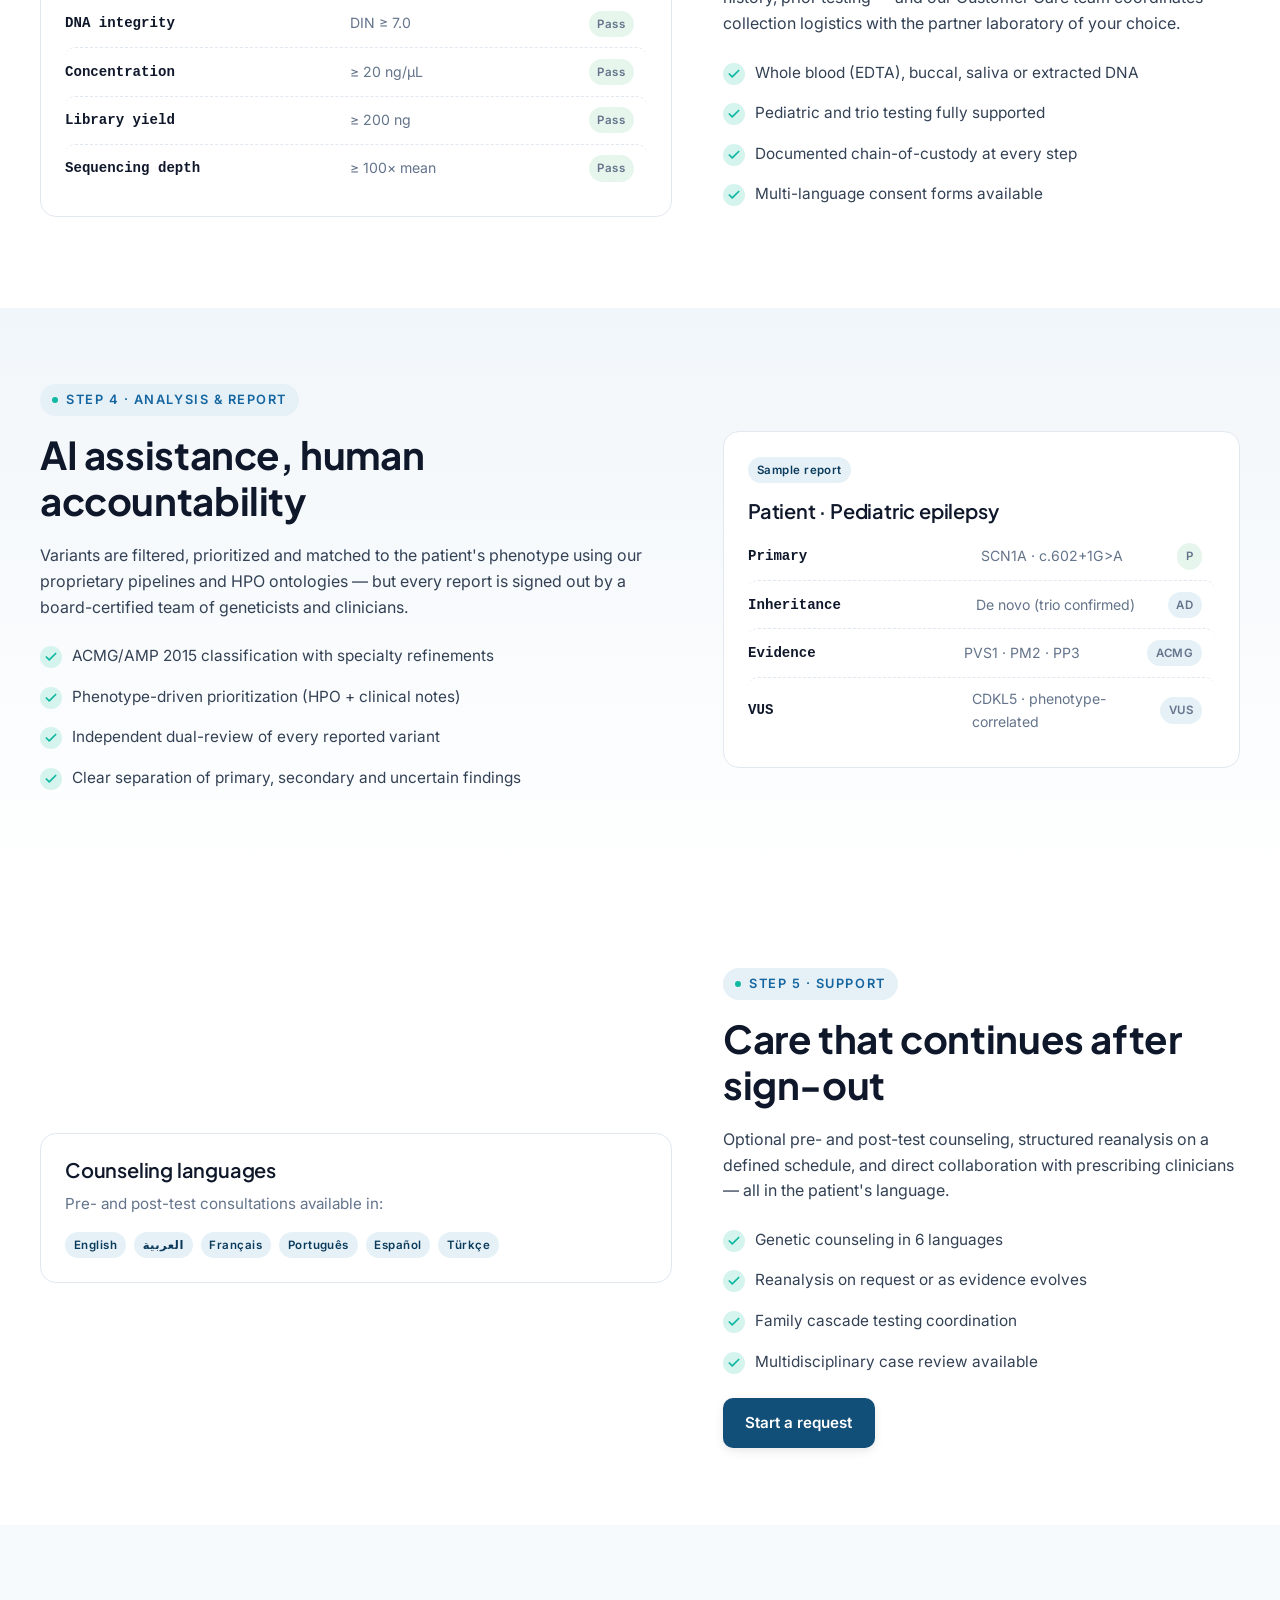
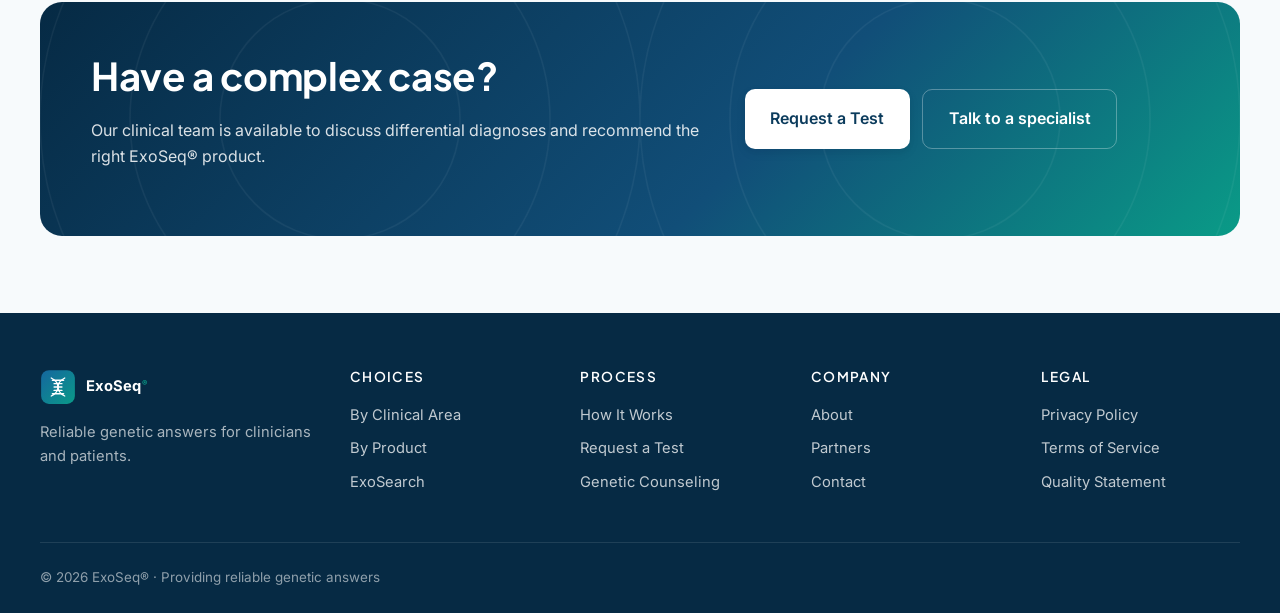
<file: how-it-works.html>
<!doctype html>
<html lang="en">
<head>
<meta charset="utf-8" />
<meta name="viewport" content="width=device-width, initial-scale=1" />
<title>How It Works — ExoSeq®</title>
<meta name="description" content="From request to clinical answer: a transparent, clinician-friendly workflow for ExoSeq® exome analysis." />
<link rel="icon" type="image/svg+xml" href="assets/img/logo.svg" />
<link rel="preconnect" href="https://fonts.googleapis.com" />
<link rel="preconnect" href="https://fonts.gstatic.com" crossorigin />
<link href="https://fonts.googleapis.com/css2?family=Inter:wght@400;500;600;700&family=Plus+Jakarta+Sans:wght@600;700&display=swap" rel="stylesheet" />
<link rel="stylesheet" href="assets/css/styles.css" />
</head>
<body>

<header class="site-header">
  <div class="container nav">
    <a class="brand" href="index.html"><img class="brand-mark" src="assets/img/logo.svg" alt="" /><span>ExoSeq<sup>®</sup></span></a>
    <button class="nav-toggle" aria-label="Toggle menu" aria-expanded="false"><span></span></button>
    <ul class="nav-list">
      <li><a data-route="index.html" href="index.html">Home</a></li>
      <li class="has-menu">
        <a href="clinical-areas.html" data-route="clinical-areas.html">Choices</a>
        <div class="submenu">
          <a href="clinical-areas.html"><strong>By Clinical Area</strong><span>Cardiology, Neurology, Oncology and more</span></a>
          <a href="clinical-areas.html#products"><strong>By Product</strong><span>Targeted, Comprehensive & Whole-Exome</span></a>
        </div>
      </li>
      <li><a href="how-it-works.html" data-route="how-it-works.html">How It Works</a></li>
      <li><a href="exosearch.html" data-route="exosearch.html">ExoSearch</a></li>
      <li><a href="partners.html" data-route="partners.html">Partners</a></li>
      <li><a href="about.html" data-route="about.html">About</a></li>
    </ul>
    <div class="nav-actions">
      <select class="lang-select" data-lang aria-label="Language">
        <option value="en">EN</option><option value="ar">العربية</option><option value="fr">FR</option><option value="pt">PT</option><option value="es">ES</option><option value="tr">TR</option>
      </select>
      <a href="request-test.html" class="btn btn-primary">Request a Test</a>
    </div>
  </div>
</header>

<section class="page-head">
  <div class="container">
    <nav class="breadcrumbs"><a href="index.html">Home</a><span>›</span><span>How It Works</span></nav>
    <span class="eyebrow">The ExoSeq® Process</span>
    <h1>From request to clinical answer</h1>
    <p class="muted" style="max-width:62ch;">A transparent five-step workflow built around the realities of clinical practice — including the people, science and quality systems behind every report.</p>
  </div>
</section>

<section class="section">
  <div class="container">
    <ol class="steps" style="list-style:none; padding:0; margin:3rem 0 0;">
      <li class="step reveal"><div class="step-num">1</div><h4>Search</h4><p>Identify the right report via ExoSearch using gene, condition or specialty.</p></li>
      <li class="step reveal"><div class="step-num">2</div><h4>Request</h4><p>Submit the request — directly or through your prescribing physician.</p></li>
      <li class="step reveal"><div class="step-num">3</div><h4>Sample</h4><p>Customer Care guides DNA collection through an accredited partner lab.</p></li>
      <li class="step reveal"><div class="step-num">4</div><h4>Report</h4><p>Geneticists & clinicians review every variant before sign-out.</p></li>
      <li class="step reveal"><div class="step-num">5</div><h4>Support</h4><p>Optional counseling, reanalysis and ongoing case management.</p></li>
    </ol>
  </div>
</section>

<section class="section section--alt">
  <div class="container split">
    <div class="reveal">
      <span class="eyebrow">Step 1 · Discovery</span>
      <h2>Choose with confidence</h2>
      <p>ExoSearch surfaces the right product for the clinical question — whether you start from a gene name, a condition, a phenotype, or a clinical specialty. Each match shows expected coverage, turnaround and indication.</p>
      <ul class="list-check">
        <li>Gene-, condition- and HPO-driven search</li>
        <li>Coverage and turnaround at a glance</li>
        <li>Clear documentation for informed consent</li>
      </ul>
      <a href="exosearch.html" class="btn btn-ghost">Try ExoSearch →</a>
    </div>
    <div class="reveal">
      <article class="card">
        <span class="tag tag-info">ExoSearch</span>
        <h3 class="mt-2">Long QT syndrome</h3>
        <p class="muted">Suggested product: <strong>ExoSeq® Targeted — Cardiology</strong></p>
        <div class="gene-row" style="padding-left:0;"><strong>Genes</strong><span>KCNQ1, KCNH2, SCN5A, +12</span><span class="tag tag-info">15</span></div>
        <div class="gene-row" style="padding-left:0;"><strong>Coverage</strong><span>≥ 99% at 50×</span><span class="tag tag-success">QC</span></div>
        <div class="gene-row" style="padding-left:0;"><strong>Turnaround</strong><span>3–4 weeks</span><span class="tag tag-info">Std</span></div>
      </article>
    </div>
  </div>
</section>

<section class="section">
  <div class="container split split--reverse">
    <div class="reveal">
      <span class="eyebrow">Step 2 & 3 · Request and Sample</span>
      <h2>A clinician-friendly intake</h2>
      <p>The request form captures only what's needed — phenotype, family history, prior testing — and our Customer Care team coordinates collection logistics with the partner laboratory of your choice.</p>
      <ul class="list-check">
        <li>Whole blood (EDTA), buccal, saliva or extracted DNA</li>
        <li>Pediatric and trio testing fully supported</li>
        <li>Documented chain-of-custody at every step</li>
        <li>Multi-language consent forms available</li>
      </ul>
    </div>
    <div class="reveal">
      <article class="card" style="padding:0; overflow:hidden;">
        <div style="background:linear-gradient(135deg, var(--c-primary-700), var(--c-primary-500)); padding:1.75rem; color:#fff;">
          <h3 style="color:#fff;">Quality at every step</h3>
          <p style="color:rgba(255,255,255,.85); margin:0;">Each sample passes ≥ 5 QC checkpoints before sequencing.</p>
        </div>
        <div style="padding:1.5rem;">
          <div class="gene-row" style="padding-left:0;"><strong>DNA integrity</strong><span>DIN ≥ 7.0</span><span class="tag tag-success">Pass</span></div>
          <div class="gene-row" style="padding-left:0;"><strong>Concentration</strong><span>≥ 20 ng/µL</span><span class="tag tag-success">Pass</span></div>
          <div class="gene-row" style="padding-left:0;"><strong>Library yield</strong><span>≥ 200 ng</span><span class="tag tag-success">Pass</span></div>
          <div class="gene-row" style="padding-left:0;"><strong>Sequencing depth</strong><span>≥ 100× mean</span><span class="tag tag-success">Pass</span></div>
        </div>
      </article>
    </div>
  </div>
</section>

<section class="section section--deep">
  <div class="container split">
    <div class="reveal">
      <span class="eyebrow">Step 4 · Analysis & report</span>
      <h2>AI assistance, human accountability</h2>
      <p>Variants are filtered, prioritized and matched to the patient's phenotype using our proprietary pipelines and HPO ontologies — but every report is signed out by a board-certified team of geneticists and clinicians.</p>
      <ul class="list-check">
        <li>ACMG/AMP 2015 classification with specialty refinements</li>
        <li>Phenotype-driven prioritization (HPO + clinical notes)</li>
        <li>Independent dual-review of every reported variant</li>
        <li>Clear separation of primary, secondary and uncertain findings</li>
      </ul>
    </div>
    <div class="reveal">
      <article class="card">
        <span class="tag tag-info">Sample report</span>
        <h3 class="mt-2">Patient · Pediatric epilepsy</h3>
        <div class="gene-row" style="padding-left:0;"><strong>Primary</strong><span>SCN1A · c.602+1G&gt;A</span><span class="tag tag-success">P</span></div>
        <div class="gene-row" style="padding-left:0;"><strong>Inheritance</strong><span>De novo (trio confirmed)</span><span class="tag tag-info">AD</span></div>
        <div class="gene-row" style="padding-left:0;"><strong>Evidence</strong><span>PVS1 · PM2 · PP3</span><span class="tag tag-info">ACMG</span></div>
        <div class="gene-row" style="padding-left:0;"><strong>VUS</strong><span>CDKL5 · phenotype-correlated</span><span class="tag tag-info">VUS</span></div>
      </article>
    </div>
  </div>
</section>

<section class="section" id="counseling">
  <div class="container split split--reverse">
    <div class="reveal">
      <span class="eyebrow">Step 5 · Support</span>
      <h2>Care that continues after sign-out</h2>
      <p>Optional pre- and post-test counseling, structured reanalysis on a defined schedule, and direct collaboration with prescribing clinicians — all in the patient's language.</p>
      <ul class="list-check">
        <li>Genetic counseling in 6 languages</li>
        <li>Reanalysis on request or as evidence evolves</li>
        <li>Family cascade testing coordination</li>
        <li>Multidisciplinary case review available</li>
      </ul>
      <a href="request-test.html" class="btn btn-primary">Start a request</a>
    </div>
    <div class="reveal">
      <article class="card">
        <h3>Counseling languages</h3>
        <p class="muted">Pre- and post-test consultations available in:</p>
        <div style="display:flex; flex-wrap:wrap; gap:.5rem; margin-top:1rem;">
          <span class="tag tag-info">English</span>
          <span class="tag tag-info">العربية</span>
          <span class="tag tag-info">Français</span>
          <span class="tag tag-info">Português</span>
          <span class="tag tag-info">Español</span>
          <span class="tag tag-info">Türkçe</span>
        </div>
      </article>
    </div>
  </div>
</section>

<section class="section section--alt">
  <div class="container">
    <div class="cta reveal">
      <div><h2>Have a complex case?</h2><p>Our clinical team is available to discuss differential diagnoses and recommend the right ExoSeq® product.</p></div>
      <div class="cta-actions">
        <a href="request-test.html" class="btn btn-primary btn-lg">Request a Test</a>
        <a href="about.html#contact" class="btn btn-ghost btn-lg">Talk to a specialist</a>
      </div>
    </div>
  </div>
</section>

<footer class="footer">
  <div class="container">
    <div class="footer-grid">
      <div class="footer-brand">
        <a class="brand" href="index.html"><img class="brand-mark" src="assets/img/logo.svg" alt="" /><span>ExoSeq<sup>®</sup></span></a>
        <p class="mt-2">Reliable genetic answers for clinicians and patients.</p>
      </div>
      <div><h4>Choices</h4><ul><li><a href="clinical-areas.html">By Clinical Area</a></li><li><a href="clinical-areas.html#products">By Product</a></li><li><a href="exosearch.html">ExoSearch</a></li></ul></div>
      <div><h4>Process</h4><ul><li><a href="how-it-works.html">How It Works</a></li><li><a href="request-test.html">Request a Test</a></li><li><a href="#counseling">Genetic Counseling</a></li></ul></div>
      <div><h4>Company</h4><ul><li><a href="about.html">About</a></li><li><a href="partners.html">Partners</a></li><li><a href="about.html#contact">Contact</a></li></ul></div>
      <div><h4>Legal</h4><ul><li><a href="#">Privacy Policy</a></li><li><a href="#">Terms of Service</a></li><li><a href="#">Quality Statement</a></li></ul></div>
    </div>
    <div class="footer-bottom">
      <span>© <span id="y"></span> ExoSeq® · Providing reliable genetic answers</span>
    </div>
  </div>
</footer>

<script>document.getElementById("y").textContent = new Date().getFullYear();</script>
<script src="assets/js/main.js" defer></script>
</body>
</html>
</file>
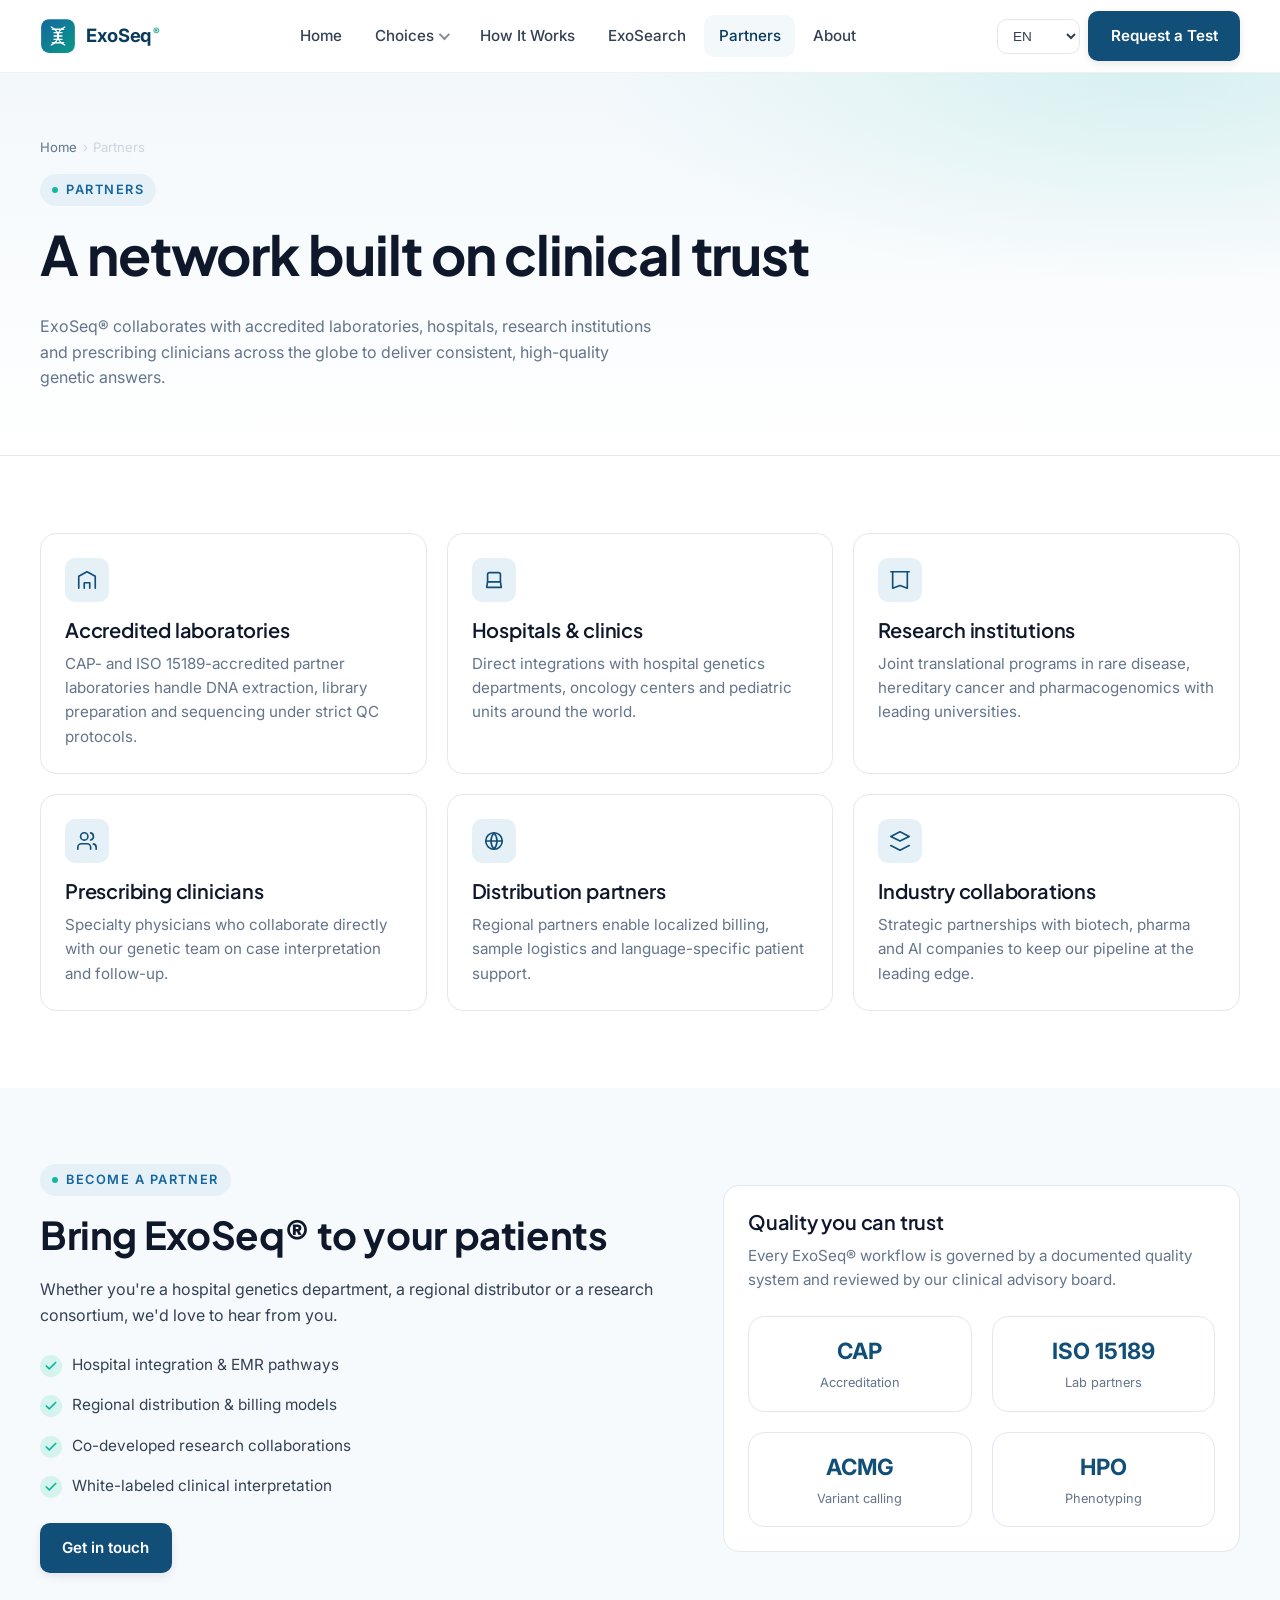
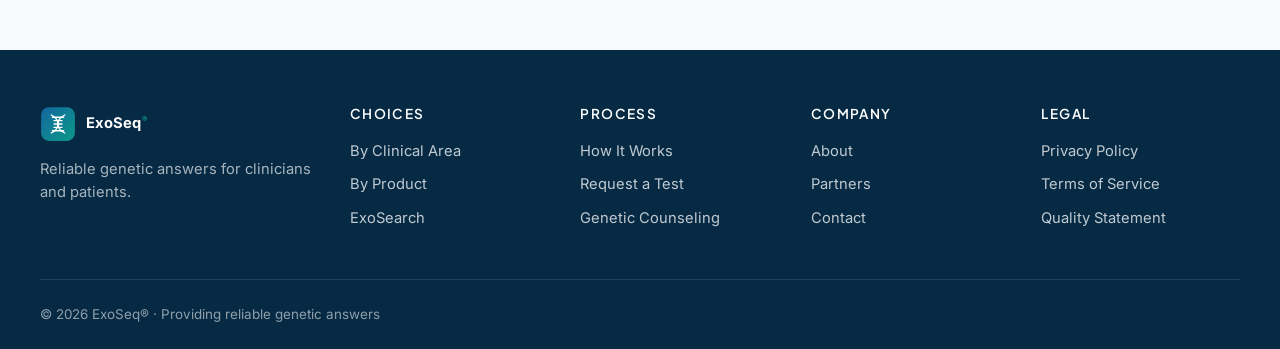
<file: partners.html>
<!doctype html>
<html lang="en">
<head>
<meta charset="utf-8" />
<meta name="viewport" content="width=device-width, initial-scale=1" />
<title>Partners — ExoSeq®</title>
<meta name="description" content="ExoSeq® partners with accredited laboratories, hospitals, research institutions and clinicians worldwide." />
<link rel="icon" type="image/svg+xml" href="assets/img/logo.svg" />
<link rel="preconnect" href="https://fonts.googleapis.com" />
<link rel="preconnect" href="https://fonts.gstatic.com" crossorigin />
<link href="https://fonts.googleapis.com/css2?family=Inter:wght@400;500;600;700&family=Plus+Jakarta+Sans:wght@600;700&display=swap" rel="stylesheet" />
<link rel="stylesheet" href="assets/css/styles.css" />
</head>
<body>

<header class="site-header">
  <div class="container nav">
    <a class="brand" href="index.html"><img class="brand-mark" src="assets/img/logo.svg" alt="" /><span>ExoSeq<sup>®</sup></span></a>
    <button class="nav-toggle" aria-label="Toggle menu" aria-expanded="false"><span></span></button>
    <ul class="nav-list">
      <li><a data-route="index.html" href="index.html">Home</a></li>
      <li class="has-menu">
        <a href="clinical-areas.html" data-route="clinical-areas.html">Choices</a>
        <div class="submenu">
          <a href="clinical-areas.html"><strong>By Clinical Area</strong><span>Cardiology, Neurology, Oncology and more</span></a>
          <a href="clinical-areas.html#products"><strong>By Product</strong><span>Targeted, Comprehensive & Whole-Exome</span></a>
        </div>
      </li>
      <li><a href="how-it-works.html" data-route="how-it-works.html">How It Works</a></li>
      <li><a href="exosearch.html" data-route="exosearch.html">ExoSearch</a></li>
      <li><a href="partners.html" data-route="partners.html">Partners</a></li>
      <li><a href="about.html" data-route="about.html">About</a></li>
    </ul>
    <div class="nav-actions">
      <select class="lang-select" data-lang aria-label="Language">
        <option value="en">EN</option><option value="ar">العربية</option><option value="fr">FR</option><option value="pt">PT</option><option value="es">ES</option><option value="tr">TR</option>
      </select>
      <a href="request-test.html" class="btn btn-primary">Request a Test</a>
    </div>
  </div>
</header>

<section class="page-head">
  <div class="container">
    <nav class="breadcrumbs"><a href="index.html">Home</a><span>›</span><span>Partners</span></nav>
    <span class="eyebrow">Partners</span>
    <h1>A network built on clinical trust</h1>
    <p class="muted" style="max-width:62ch;">ExoSeq® collaborates with accredited laboratories, hospitals, research institutions and prescribing clinicians across the globe to deliver consistent, high-quality genetic answers.</p>
  </div>
</section>

<section class="section">
  <div class="container">
    <div class="grid grid-3">
      <article class="card reveal">
        <span class="icon"><svg width="22" height="22" viewBox="0 0 24 24" fill="none" stroke="currentColor" stroke-width="1.8" stroke-linecap="round" stroke-linejoin="round"><path d="M3 21V8l9-5 9 5v13"/><path d="M9 21v-6h6v6"/></svg></span>
        <h3>Accredited laboratories</h3>
        <p>CAP- and ISO 15189-accredited partner laboratories handle DNA extraction, library preparation and sequencing under strict QC protocols.</p>
      </article>
      <article class="card reveal">
        <span class="icon"><svg width="22" height="22" viewBox="0 0 24 24" fill="none" stroke="currentColor" stroke-width="1.8" stroke-linecap="round" stroke-linejoin="round"><path d="M19 14V6a2 2 0 0 0-2-2H7a2 2 0 0 0-2 2v8"/><path d="M5 14h14l1 6H4l1-6z"/></svg></span>
        <h3>Hospitals & clinics</h3>
        <p>Direct integrations with hospital genetics departments, oncology centers and pediatric units around the world.</p>
      </article>
      <article class="card reveal">
        <span class="icon"><svg width="22" height="22" viewBox="0 0 24 24" fill="none" stroke="currentColor" stroke-width="1.8" stroke-linecap="round" stroke-linejoin="round"><path d="M2 3h20"/><path d="M4 3v18l8-3 8 3V3"/></svg></span>
        <h3>Research institutions</h3>
        <p>Joint translational programs in rare disease, hereditary cancer and pharmacogenomics with leading universities.</p>
      </article>
      <article class="card reveal">
        <span class="icon"><svg width="22" height="22" viewBox="0 0 24 24" fill="none" stroke="currentColor" stroke-width="1.8" stroke-linecap="round" stroke-linejoin="round"><path d="M16 21v-2a4 4 0 0 0-4-4H6a4 4 0 0 0-4 4v2"/><circle cx="9" cy="7" r="4"/><path d="M22 21v-2a4 4 0 0 0-3-3.87"/><path d="M16 3.13a4 4 0 0 1 0 7.75"/></svg></span>
        <h3>Prescribing clinicians</h3>
        <p>Specialty physicians who collaborate directly with our genetic team on case interpretation and follow-up.</p>
      </article>
      <article class="card reveal">
        <span class="icon"><svg width="22" height="22" viewBox="0 0 24 24" fill="none" stroke="currentColor" stroke-width="1.8" stroke-linecap="round" stroke-linejoin="round"><circle cx="12" cy="12" r="9"/><path d="M3 12h18M12 3a14 14 0 0 1 0 18M12 3a14 14 0 0 0 0 18"/></svg></span>
        <h3>Distribution partners</h3>
        <p>Regional partners enable localized billing, sample logistics and language-specific patient support.</p>
      </article>
      <article class="card reveal">
        <span class="icon"><svg width="22" height="22" viewBox="0 0 24 24" fill="none" stroke="currentColor" stroke-width="1.8" stroke-linecap="round" stroke-linejoin="round"><path d="M12 2 2 7l10 5 10-5-10-5z"/><path d="M2 17l10 5 10-5"/></svg></span>
        <h3>Industry collaborations</h3>
        <p>Strategic partnerships with biotech, pharma and AI companies to keep our pipeline at the leading edge.</p>
      </article>
    </div>
  </div>
</section>

<section class="section section--alt">
  <div class="container split">
    <div class="reveal">
      <span class="eyebrow">Become a partner</span>
      <h2>Bring ExoSeq® to your patients</h2>
      <p>Whether you're a hospital genetics department, a regional distributor or a research consortium, we'd love to hear from you.</p>
      <ul class="list-check">
        <li>Hospital integration & EMR pathways</li>
        <li>Regional distribution &amp; billing models</li>
        <li>Co-developed research collaborations</li>
        <li>White-labeled clinical interpretation</li>
      </ul>
      <a href="about.html#contact" class="btn btn-primary">Get in touch</a>
    </div>
    <div class="reveal">
      <article class="card">
        <h3>Quality you can trust</h3>
        <p class="muted">Every ExoSeq® workflow is governed by a documented quality system and reviewed by our clinical advisory board.</p>
        <div class="grid grid-2 mt-3">
          <div class="card text-center" style="padding:1rem;"><strong style="font-size:1.4rem; color:var(--c-primary-700); display:block;">CAP</strong><span class="muted" style="font-size:.8rem;">Accreditation</span></div>
          <div class="card text-center" style="padding:1rem;"><strong style="font-size:1.4rem; color:var(--c-primary-700); display:block;">ISO 15189</strong><span class="muted" style="font-size:.8rem;">Lab partners</span></div>
          <div class="card text-center" style="padding:1rem;"><strong style="font-size:1.4rem; color:var(--c-primary-700); display:block;">ACMG</strong><span class="muted" style="font-size:.8rem;">Variant calling</span></div>
          <div class="card text-center" style="padding:1rem;"><strong style="font-size:1.4rem; color:var(--c-primary-700); display:block;">HPO</strong><span class="muted" style="font-size:.8rem;">Phenotyping</span></div>
        </div>
      </article>
    </div>
  </div>
</section>

<footer class="footer">
  <div class="container">
    <div class="footer-grid">
      <div class="footer-brand">
        <a class="brand" href="index.html"><img class="brand-mark" src="assets/img/logo.svg" alt="" /><span>ExoSeq<sup>®</sup></span></a>
        <p class="mt-2">Reliable genetic answers for clinicians and patients.</p>
      </div>
      <div><h4>Choices</h4><ul><li><a href="clinical-areas.html">By Clinical Area</a></li><li><a href="clinical-areas.html#products">By Product</a></li><li><a href="exosearch.html">ExoSearch</a></li></ul></div>
      <div><h4>Process</h4><ul><li><a href="how-it-works.html">How It Works</a></li><li><a href="request-test.html">Request a Test</a></li><li><a href="how-it-works.html#counseling">Genetic Counseling</a></li></ul></div>
      <div><h4>Company</h4><ul><li><a href="about.html">About</a></li><li><a href="partners.html">Partners</a></li><li><a href="about.html#contact">Contact</a></li></ul></div>
      <div><h4>Legal</h4><ul><li><a href="#">Privacy Policy</a></li><li><a href="#">Terms of Service</a></li><li><a href="#">Quality Statement</a></li></ul></div>
    </div>
    <div class="footer-bottom"><span>© <span id="y"></span> ExoSeq® · Providing reliable genetic answers</span></div>
  </div>
</footer>

<script>document.getElementById("y").textContent = new Date().getFullYear();</script>
<script src="assets/js/main.js" defer></script>
</body>
</html>
</file>
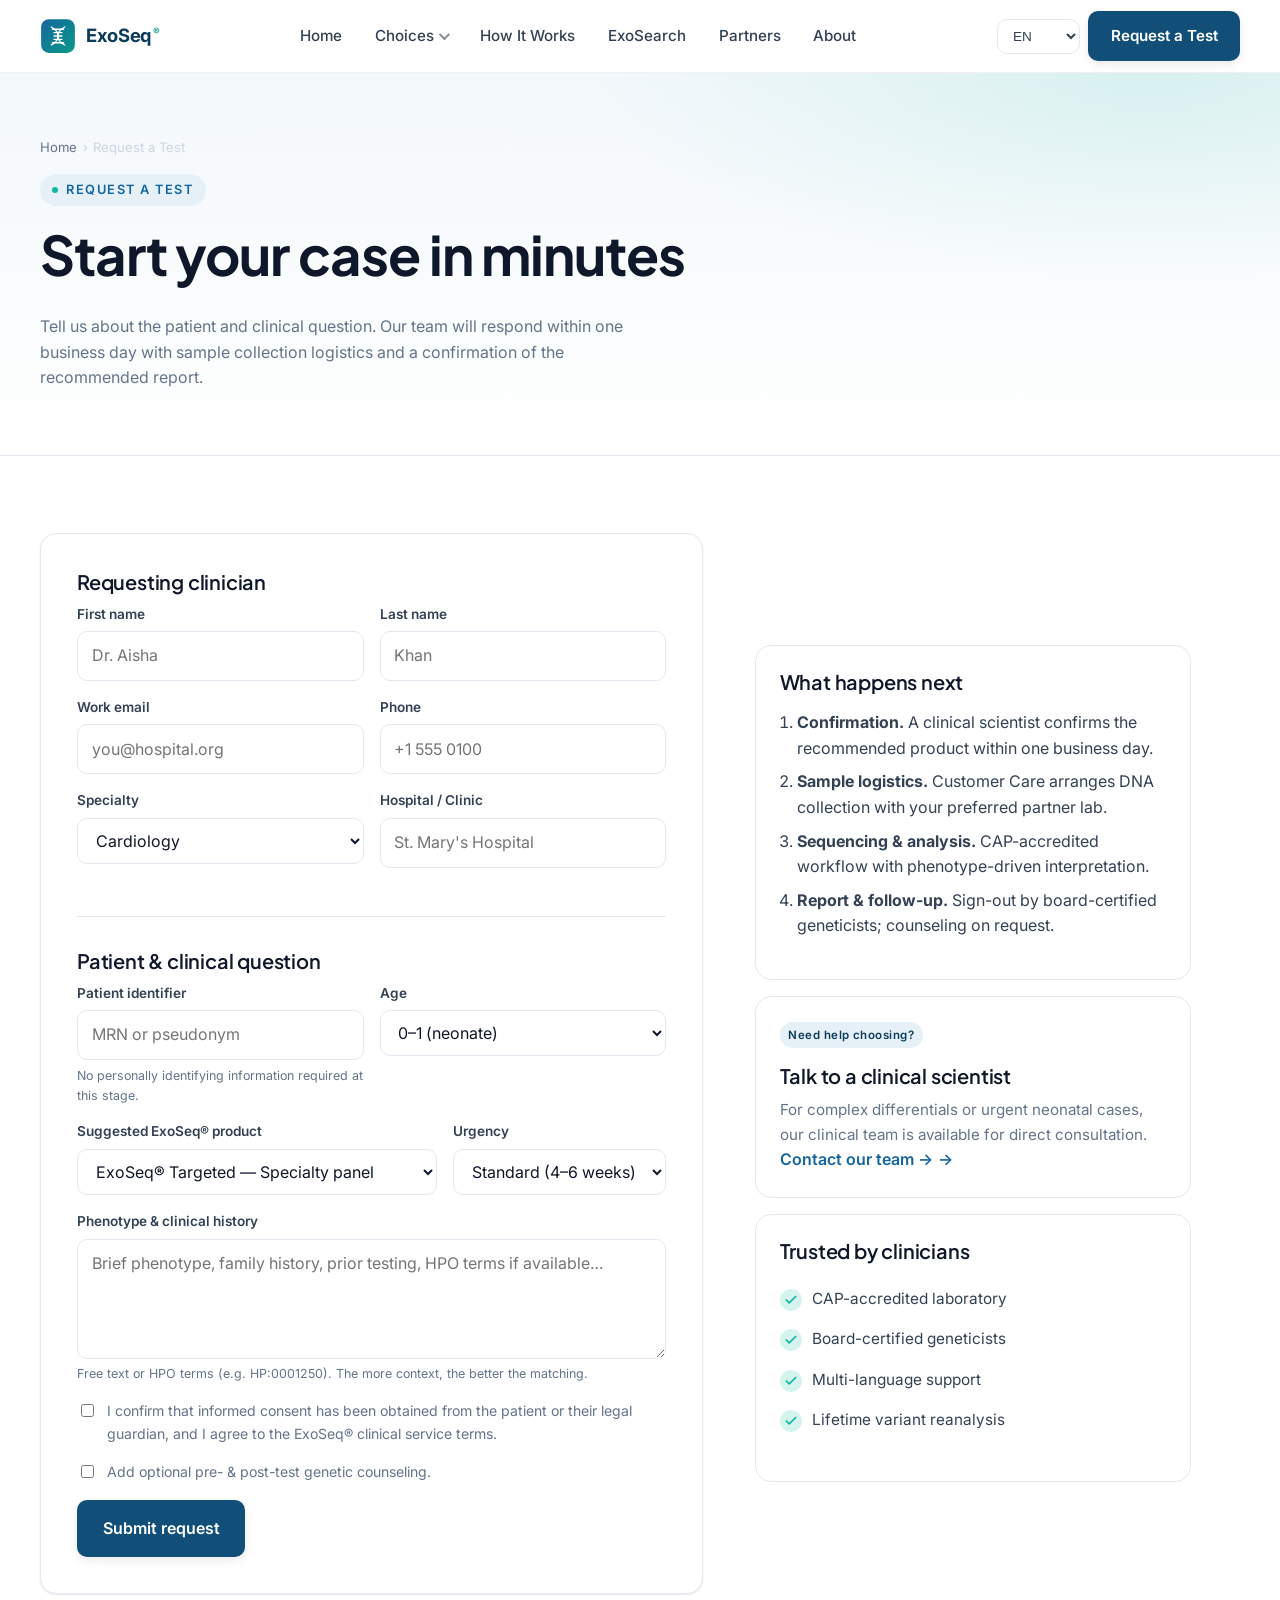
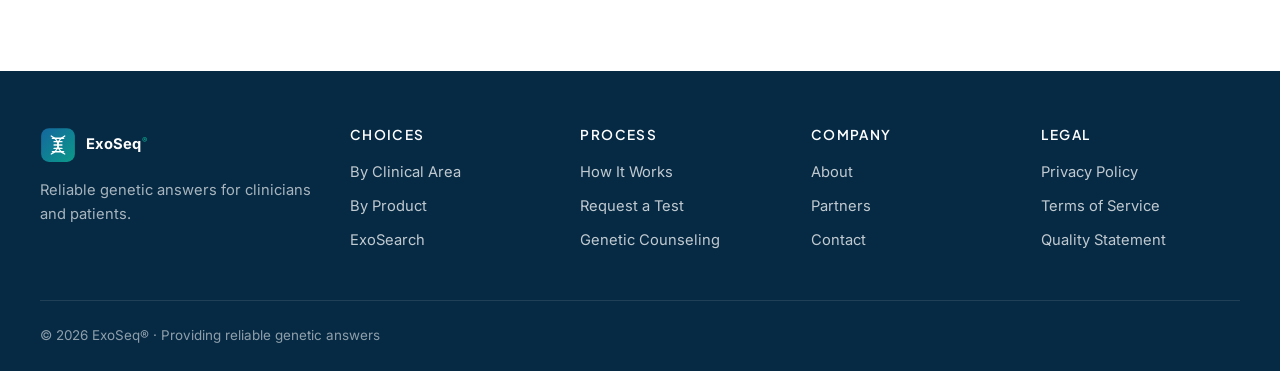
<file: request-test.html>
<!doctype html>
<html lang="en">
<head>
<meta charset="utf-8" />
<meta name="viewport" content="width=device-width, initial-scale=1" />
<title>Request a Test — ExoSeq®</title>
<meta name="description" content="Submit a test request for ExoSeq® exome sequencing — our clinical team will reach out within one business day." />
<link rel="icon" type="image/svg+xml" href="assets/img/logo.svg" />
<link rel="preconnect" href="https://fonts.googleapis.com" />
<link rel="preconnect" href="https://fonts.gstatic.com" crossorigin />
<link href="https://fonts.googleapis.com/css2?family=Inter:wght@400;500;600;700&family=Plus+Jakarta+Sans:wght@600;700&display=swap" rel="stylesheet" />
<link rel="stylesheet" href="assets/css/styles.css" />
</head>
<body>

<header class="site-header">
  <div class="container nav">
    <a class="brand" href="index.html"><img class="brand-mark" src="assets/img/logo.svg" alt="" /><span>ExoSeq<sup>®</sup></span></a>
    <button class="nav-toggle" aria-label="Toggle menu" aria-expanded="false"><span></span></button>
    <ul class="nav-list">
      <li><a data-route="index.html" href="index.html">Home</a></li>
      <li class="has-menu">
        <a href="clinical-areas.html" data-route="clinical-areas.html">Choices</a>
        <div class="submenu">
          <a href="clinical-areas.html"><strong>By Clinical Area</strong><span>Cardiology, Neurology, Oncology and more</span></a>
          <a href="clinical-areas.html#products"><strong>By Product</strong><span>Targeted, Comprehensive & Whole-Exome</span></a>
        </div>
      </li>
      <li><a href="how-it-works.html" data-route="how-it-works.html">How It Works</a></li>
      <li><a href="exosearch.html" data-route="exosearch.html">ExoSearch</a></li>
      <li><a href="partners.html" data-route="partners.html">Partners</a></li>
      <li><a href="about.html" data-route="about.html">About</a></li>
    </ul>
    <div class="nav-actions">
      <select class="lang-select" data-lang aria-label="Language">
        <option value="en">EN</option><option value="ar">العربية</option><option value="fr">FR</option><option value="pt">PT</option><option value="es">ES</option><option value="tr">TR</option>
      </select>
      <a href="request-test.html" class="btn btn-primary is-active">Request a Test</a>
    </div>
  </div>
</header>

<section class="page-head">
  <div class="container">
    <nav class="breadcrumbs"><a href="index.html">Home</a><span>›</span><span>Request a Test</span></nav>
    <span class="eyebrow">Request a Test</span>
    <h1>Start your case in minutes</h1>
    <p class="muted" style="max-width:62ch;">Tell us about the patient and clinical question. Our team will respond within one business day with sample collection logistics and a confirmation of the recommended report.</p>
  </div>
</section>

<section class="section">
  <div class="container split">
    <div class="reveal">
      <article class="form-card">
        <form onsubmit="event.preventDefault(); this.querySelector('.success').style.display='block'; this.querySelector('fieldset').setAttribute('disabled','');">
          <fieldset style="border:0; padding:0; margin:0;">
            <h3>Requesting clinician</h3>
            <div class="form-row">
              <div class="field"><label for="fn">First name</label><input id="fn" type="text" required placeholder="Dr. Aisha" /></div>
              <div class="field"><label for="ln">Last name</label><input id="ln" type="text" required placeholder="Khan" /></div>
            </div>
            <div class="form-row">
              <div class="field"><label for="em">Work email</label><input id="em" type="email" required placeholder="you@hospital.org" /></div>
              <div class="field"><label for="ph">Phone</label><input id="ph" type="tel" placeholder="+1 555 0100" /></div>
            </div>
            <div class="form-row">
              <div class="field">
                <label for="sp">Specialty</label>
                <select id="sp">
                  <option>Cardiology</option><option>Neurology</option><option>Oncology</option>
                  <option>Endocrinology</option><option>Pediatrics</option><option>Reproductive</option>
                  <option>Other</option>
                </select>
              </div>
              <div class="field"><label for="org">Hospital / Clinic</label><input id="org" type="text" placeholder="St. Mary's Hospital" /></div>
            </div>

            <hr class="divider" />

            <h3>Patient & clinical question</h3>
            <div class="form-row">
              <div class="field"><label for="pid">Patient identifier</label><input id="pid" type="text" placeholder="MRN or pseudonym" /><span class="hint">No personally identifying information required at this stage.</span></div>
              <div class="field">
                <label for="age">Age</label>
                <select id="age"><option>0–1 (neonate)</option><option>1–17</option><option>18–40</option><option>40–65</option><option>65+</option></select>
              </div>
            </div>
            <div class="form-row">
              <div class="field">
                <label for="prod">Suggested ExoSeq® product</label>
                <select id="prod">
                  <option>ExoSeq® Targeted — Specialty panel</option>
                  <option>ExoSeq® Comprehensive — Multi-system</option>
                  <option>ExoSeq® Whole Exome</option>
                  <option>ExoSeq® Trio (patient + parents)</option>
                  <option>ExoSeq® Rapid (urgent)</option>
                  <option>Not sure — recommend for me</option>
                </select>
              </div>
              <div class="field">
                <label for="urg">Urgency</label>
                <select id="urg"><option>Standard (4–6 weeks)</option><option>Expedited</option><option>Critical care / Rapid</option></select>
              </div>
            </div>
            <div class="field">
              <label for="phen">Phenotype & clinical history</label>
              <textarea id="phen" placeholder="Brief phenotype, family history, prior testing, HPO terms if available…"></textarea>
              <span class="hint">Free text or HPO terms (e.g. HP:0001250). The more context, the better the matching.</span>
            </div>
            <div class="field field--check">
              <input id="consent" type="checkbox" required />
              <label for="consent">I confirm that informed consent has been obtained from the patient or their legal guardian, and I agree to the ExoSeq® clinical service terms.</label>
            </div>
            <div class="field field--check">
              <input id="counsel" type="checkbox" />
              <label for="counsel">Add optional pre- &amp; post-test genetic counseling.</label>
            </div>
            <button class="btn btn-primary btn-lg" type="submit">Submit request</button>
            <div class="success" style="display:none; margin-top:1rem; padding:1rem; background:rgba(22,163,74,.08); color:#166534; border-radius:var(--r-md); font-weight:500;">
              ✓ Request received. Our clinical team will respond within 1 business day.
            </div>
          </fieldset>
        </form>
      </article>
    </div>

    <aside class="reveal">
      <article class="card">
        <h3>What happens next</h3>
        <ol style="padding-left:1.1rem; color:var(--c-ink-700);">
          <li class="mb-1"><strong>Confirmation.</strong> A clinical scientist confirms the recommended product within one business day.</li>
          <li class="mb-1"><strong>Sample logistics.</strong> Customer Care arranges DNA collection with your preferred partner lab.</li>
          <li class="mb-1"><strong>Sequencing & analysis.</strong> CAP-accredited workflow with phenotype-driven interpretation.</li>
          <li><strong>Report & follow-up.</strong> Sign-out by board-certified geneticists; counseling on request.</li>
        </ol>
      </article>

      <article class="card mt-2">
        <span class="tag tag-info">Need help choosing?</span>
        <h3 class="mt-2">Talk to a clinical scientist</h3>
        <p class="muted">For complex differentials or urgent neonatal cases, our clinical team is available for direct consultation.</p>
        <a class="btn-link" href="about.html#contact">Contact our team →</a>
      </article>

      <article class="card mt-2">
        <h3>Trusted by clinicians</h3>
        <ul class="list-check">
          <li>CAP-accredited laboratory</li>
          <li>Board-certified geneticists</li>
          <li>Multi-language support</li>
          <li>Lifetime variant reanalysis</li>
        </ul>
      </article>
    </aside>
  </div>
</section>

<footer class="footer">
  <div class="container">
    <div class="footer-grid">
      <div class="footer-brand">
        <a class="brand" href="index.html"><img class="brand-mark" src="assets/img/logo.svg" alt="" /><span>ExoSeq<sup>®</sup></span></a>
        <p class="mt-2">Reliable genetic answers for clinicians and patients.</p>
      </div>
      <div><h4>Choices</h4><ul><li><a href="clinical-areas.html">By Clinical Area</a></li><li><a href="clinical-areas.html#products">By Product</a></li><li><a href="exosearch.html">ExoSearch</a></li></ul></div>
      <div><h4>Process</h4><ul><li><a href="how-it-works.html">How It Works</a></li><li><a href="request-test.html">Request a Test</a></li><li><a href="how-it-works.html#counseling">Genetic Counseling</a></li></ul></div>
      <div><h4>Company</h4><ul><li><a href="about.html">About</a></li><li><a href="partners.html">Partners</a></li><li><a href="about.html#contact">Contact</a></li></ul></div>
      <div><h4>Legal</h4><ul><li><a href="#">Privacy Policy</a></li><li><a href="#">Terms of Service</a></li><li><a href="#">Quality Statement</a></li></ul></div>
    </div>
    <div class="footer-bottom"><span>© <span id="y"></span> ExoSeq® · Providing reliable genetic answers</span></div>
  </div>
</footer>

<script>document.getElementById("y").textContent = new Date().getFullYear();</script>
<script src="assets/js/main.js" defer></script>
</body>
</html>
</file>
<file: assets/css/styles.css>
/* =========================================================
   ExoSeq® — Redesign Stylesheet
   Professional, clinical-grade UI for physicians & patients
   ========================================================= */

/* ---------- 1. Tokens ---------- */
:root {
  /* Brand palette — deep clinical blue + helix teal */
  --c-primary-900: #062a44;
  --c-primary-800: #0b3b5c;
  --c-primary-700: #114e78;
  --c-primary-600: #1565a0;
  --c-primary-500: #1e88b0;
  --c-primary-100: #e6f1f7;
  --c-primary-50:  #f3f8fb;

  --c-accent-600: #0a9b87;
  --c-accent-500: #11b8a1;
  --c-accent-100: #d6f4ee;

  --c-ink-900: #0f172a;
  --c-ink-700: #334155;
  --c-ink-500: #64748b;
  --c-ink-300: #cbd5e1;
  --c-ink-100: #e2e8f0;
  --c-ink-50:  #f1f5f9;

  --c-bg:      #ffffff;
  --c-bg-alt:  #f7fafc;
  --c-bg-deep: #f1f6fa;

  --c-success: #16a34a;
  --c-warning: #d97706;

  /* Typography */
  --font-sans: "Inter", "Plus Jakarta Sans", system-ui, -apple-system, "Segoe UI", Roboto, sans-serif;
  --font-display: "Plus Jakarta Sans", "Inter", system-ui, sans-serif;

  /* Radius / shadows */
  --r-sm: 6px;
  --r-md: 10px;
  --r-lg: 16px;
  --r-xl: 22px;
  --r-pill: 999px;

  --sh-sm: 0 1px 2px rgba(15, 23, 42, .06), 0 1px 3px rgba(15, 23, 42, .04);
  --sh-md: 0 4px 12px rgba(15, 23, 42, .06), 0 2px 6px rgba(15, 23, 42, .04);
  --sh-lg: 0 18px 40px rgba(11, 59, 92, .12), 0 6px 14px rgba(11, 59, 92, .06);
  --sh-glow: 0 0 0 4px rgba(30, 136, 176, .12);

  /* Layout */
  --container: 1200px;
  --gutter: clamp(1rem, 2vw, 2rem);

  /* Motion */
  --ease: cubic-bezier(.2,.8,.2,1);
  --dur: .25s;
}

/* ---------- 2. Reset & base ---------- */
*, *::before, *::after { box-sizing: border-box; }
html { scroll-behavior: smooth; -webkit-text-size-adjust: 100%; }
body {
  margin: 0;
  font-family: var(--font-sans);
  font-size: 16px;
  line-height: 1.6;
  color: var(--c-ink-700);
  background: var(--c-bg);
  -webkit-font-smoothing: antialiased;
  text-rendering: optimizeLegibility;
}
img, svg { display: block; max-width: 100%; height: auto; }
a { color: var(--c-primary-600); text-decoration: none; transition: color var(--dur) var(--ease); }
a:hover { color: var(--c-primary-800); }
button { font: inherit; cursor: pointer; border: 0; background: none; }
h1, h2, h3, h4 { font-family: var(--font-display); color: var(--c-ink-900); line-height: 1.2; margin: 0 0 .5em; letter-spacing: -.01em; }
h1 { font-size: clamp(2rem, 4vw + .5rem, 3.4rem); font-weight: 700; letter-spacing: -.02em; }
h2 { font-size: clamp(1.6rem, 2vw + .8rem, 2.4rem); font-weight: 700; }
h3 { font-size: 1.25rem; font-weight: 600; }
h4 { font-size: 1rem; font-weight: 600; }
p  { margin: 0 0 1em; }

::selection { background: var(--c-primary-500); color: #fff; }

/* ---------- 3. Layout helpers ---------- */
.container {
  width: min(var(--container), 100% - var(--gutter) * 2);
  margin-inline: auto;
}
.section { padding: clamp(3rem, 6vw, 6rem) 0; }
.section--alt { background: var(--c-bg-alt); }
.section--deep { background: linear-gradient(180deg, var(--c-bg-deep) 0%, #ffffff 100%); }

.eyebrow {
  display: inline-flex; align-items: center; gap: .5rem;
  font-size: .8rem; font-weight: 600; letter-spacing: .12em;
  text-transform: uppercase; color: var(--c-primary-600);
  background: var(--c-primary-100);
  padding: .35rem .75rem; border-radius: var(--r-pill);
  margin-bottom: 1rem;
}
.eyebrow::before { content: ""; width: 6px; height: 6px; border-radius: 50%; background: var(--c-accent-500); }

.section-head { max-width: 720px; margin: 0 auto 3rem; text-align: center; }
.section-head p { color: var(--c-ink-500); font-size: 1.05rem; }

/* ---------- 4. Buttons ---------- */
.btn {
  display: inline-flex; align-items: center; justify-content: center; gap: .5rem;
  padding: .8rem 1.4rem; border-radius: var(--r-md);
  font-weight: 600; font-size: .95rem;
  transition: transform var(--dur) var(--ease), background var(--dur) var(--ease), box-shadow var(--dur) var(--ease), color var(--dur) var(--ease);
  white-space: nowrap;
}
.btn svg { width: 18px; height: 18px; }
.btn-primary { background: var(--c-primary-700); color: #fff; box-shadow: var(--sh-md); }
.btn-primary:hover { background: var(--c-primary-800); color: #fff; transform: translateY(-1px); box-shadow: var(--sh-lg); }
.btn-accent { background: var(--c-accent-600); color: #fff; }
.btn-accent:hover { background: var(--c-accent-500); color: #fff; transform: translateY(-1px); }
.btn-ghost { background: transparent; color: var(--c-primary-700); border: 1px solid var(--c-ink-100); }
.btn-ghost:hover { background: var(--c-primary-50); border-color: var(--c-primary-100); color: var(--c-primary-800); }
.btn-link { padding: 0; color: var(--c-primary-600); font-weight: 600; }
.btn-link:hover { color: var(--c-primary-800); }
.btn-link::after { content: "→"; margin-left: .35rem; transition: transform var(--dur) var(--ease); }
.btn-link:hover::after { transform: translateX(3px); }
.btn-lg { padding: 1rem 1.6rem; font-size: 1rem; }

/* ---------- 5. Header / Nav ---------- */
.site-header {
  position: sticky; top: 0; z-index: 50;
  background: rgba(255, 255, 255, .85);
  backdrop-filter: saturate(160%) blur(12px);
  border-bottom: 1px solid rgba(15, 23, 42, .06);
}
.nav {
  display: flex; align-items: center; justify-content: space-between;
  height: 72px; gap: 2rem;
}
.brand { display: flex; align-items: center; gap: .65rem; color: var(--c-primary-800); font-weight: 700; font-size: 1.15rem; letter-spacing: -.01em; }
.brand:hover { color: var(--c-primary-800); }
.brand-mark { width: 36px; height: 36px; }
.brand sup { font-size: .55em; color: var(--c-accent-600); margin-left: .15em; vertical-align: super; }

.nav-list {
  display: flex; align-items: center; gap: .25rem;
  list-style: none; padding: 0; margin: 0;
}
.nav-list a {
  display: inline-flex; align-items: center; gap: .35rem;
  padding: .55rem .9rem; border-radius: var(--r-md);
  color: var(--c-ink-700); font-weight: 500; font-size: .95rem;
}
.nav-list a:hover, .nav-list a.is-active { background: var(--c-primary-50); color: var(--c-primary-800); }
.nav-list .has-menu { position: relative; }
.nav-list .has-menu > a::after {
  content: ""; width: 8px; height: 8px;
  border-right: 2px solid currentColor; border-bottom: 2px solid currentColor;
  transform: rotate(45deg) translateY(-2px); display: inline-block; opacity: .6;
}
.submenu {
  position: absolute; top: calc(100% + 8px); left: 0;
  background: #fff; border: 1px solid var(--c-ink-100);
  border-radius: var(--r-lg); box-shadow: var(--sh-lg);
  padding: .5rem; min-width: 260px;
  opacity: 0; visibility: hidden; transform: translateY(6px);
  transition: opacity var(--dur) var(--ease), transform var(--dur) var(--ease), visibility var(--dur);
}
.has-menu:hover .submenu, .has-menu:focus-within .submenu { opacity: 1; visibility: visible; transform: translateY(0); }
.submenu a { display: flex; flex-direction: column; padding: .65rem .8rem; border-radius: var(--r-md); }
.submenu a strong { color: var(--c-ink-900); font-weight: 600; }
.submenu a span { font-size: .82rem; color: var(--c-ink-500); }
.submenu a:hover { background: var(--c-primary-50); }

.nav-actions { display: flex; align-items: center; gap: .5rem; }
.lang-select {
  display: inline-flex; align-items: center; gap: .35rem;
  border: 1px solid var(--c-ink-100); border-radius: var(--r-md);
  padding: .5rem .7rem; font-size: .85rem; color: var(--c-ink-700);
  background: #fff;
}
.lang-select:focus { outline: none; box-shadow: var(--sh-glow); border-color: var(--c-primary-500); }

.nav-toggle {
  display: none;
  width: 42px; height: 42px; border-radius: var(--r-md);
  border: 1px solid var(--c-ink-100);
  align-items: center; justify-content: center;
}
.nav-toggle span, .nav-toggle span::before, .nav-toggle span::after {
  content: ""; display: block;
  width: 18px; height: 2px; background: var(--c-ink-900);
  transition: transform var(--dur) var(--ease), opacity var(--dur) var(--ease);
  position: relative;
}
.nav-toggle span::before { position: absolute; top: -6px; }
.nav-toggle span::after  { position: absolute; top:  6px; }
.nav-open .nav-toggle span { background: transparent; }
.nav-open .nav-toggle span::before { transform: translateY(6px) rotate(45deg); }
.nav-open .nav-toggle span::after  { transform: translateY(-6px) rotate(-45deg); }

@media (max-width: 980px) {
  .nav-toggle { display: inline-flex; }
  .nav-list {
    position: fixed; inset: 72px 0 auto 0;
    flex-direction: column; align-items: stretch;
    background: #fff; padding: 1rem var(--gutter);
    border-bottom: 1px solid var(--c-ink-100);
    box-shadow: var(--sh-md);
    transform: translateY(-110%); transition: transform .35s var(--ease);
  }
  .nav-open .nav-list { transform: translateY(0); }
  .nav-list a { padding: .9rem 1rem; }
  .submenu { position: static; opacity: 1; visibility: visible; transform: none; box-shadow: none; border: 0; padding: 0 0 0 .75rem; }
  .nav-list .has-menu > a::after { margin-left: auto; }
}

/* ---------- 6. Hero ---------- */
.hero {
  position: relative; overflow: hidden;
  padding: clamp(3rem, 6vw, 5.5rem) 0 clamp(3rem, 5vw, 5rem);
  background:
    radial-gradient(1200px 600px at 90% -10%, rgba(17, 184, 161, .12), transparent 60%),
    radial-gradient(900px 500px at 0% 0%, rgba(30, 136, 176, .12), transparent 60%),
    linear-gradient(180deg, #f3f8fb 0%, #ffffff 100%);
}
.hero::after {
  content: ""; position: absolute; inset: auto -10% -50% -10%; height: 60%;
  background: radial-gradient(closest-side, rgba(11, 59, 92, .08), transparent 70%);
  pointer-events: none;
}
.hero-grid {
  display: grid; grid-template-columns: 1.1fr .9fr; gap: clamp(2rem, 4vw, 4rem);
  align-items: center;
}
@media (max-width: 900px) { .hero-grid { grid-template-columns: 1fr; } }

.hero h1 strong { color: var(--c-primary-700); }
.hero h1 .accent { color: var(--c-accent-600); }
.hero-lede { font-size: 1.15rem; color: var(--c-ink-700); max-width: 56ch; }
.hero-cta { display: flex; gap: .75rem; flex-wrap: wrap; margin: 1.5rem 0; }

.hero-stats {
  display: grid; grid-template-columns: repeat(3, minmax(0,1fr)); gap: 1rem; margin-top: 2rem;
}
.hero-stats div {
  background: rgba(255, 255, 255, .7);
  border: 1px solid var(--c-ink-100);
  border-radius: var(--r-lg);
  padding: 1rem 1.1rem;
  backdrop-filter: blur(8px);
}
.hero-stats strong { display: block; font-family: var(--font-display); font-size: 1.45rem; color: var(--c-primary-800); font-weight: 700; }
.hero-stats span { font-size: .82rem; color: var(--c-ink-500); }

.hero-visual { position: relative; }
.hero-card {
  background: #fff; border: 1px solid var(--c-ink-100);
  border-radius: var(--r-xl); box-shadow: var(--sh-lg);
  padding: 1.25rem; position: relative; z-index: 2;
}
.hero-card-head {
  display: flex; align-items: center; justify-content: space-between;
  padding-bottom: .9rem; border-bottom: 1px solid var(--c-ink-100); margin-bottom: 1rem;
}
.hero-card-head h4 { margin: 0; }
.tag { display: inline-flex; gap: .35rem; align-items: center; padding: .25rem .55rem; border-radius: var(--r-pill); font-size: .72rem; font-weight: 600; letter-spacing: .04em; }
.tag-success { background: rgba(22, 163, 74, .1); color: #166534; }
.tag-info    { background: var(--c-primary-100); color: var(--c-primary-800); }

.gene-row {
  display: grid; grid-template-columns: 1.2fr 1fr auto; gap: .75rem;
  padding: .65rem .8rem; border-radius: var(--r-md);
  font-size: .88rem; align-items: center;
}
.gene-row + .gene-row { border-top: 1px dashed var(--c-ink-100); }
.gene-row strong { color: var(--c-ink-900); font-family: "JetBrains Mono", "SF Mono", Consolas, monospace; font-weight: 600; }
.gene-row span { color: var(--c-ink-500); }

.helix-bg {
  position: absolute; right: -8%; top: -8%;
  width: 60%; opacity: .35; z-index: 0;
  animation: floaty 8s var(--ease) infinite;
}
@keyframes floaty { 0%, 100% { transform: translateY(0); } 50% { transform: translateY(-10px); } }

/* ---------- 7. Trust strip ---------- */
.trust-strip {
  border-top: 1px solid var(--c-ink-100);
  border-bottom: 1px solid var(--c-ink-100);
  background: #fff;
  padding: 1.25rem 0;
}
.trust-strip ul {
  list-style: none; padding: 0; margin: 0;
  display: flex; flex-wrap: wrap; gap: 1.5rem 2.5rem; justify-content: center;
  color: var(--c-ink-500); font-size: .9rem;
}
.trust-strip li { display: inline-flex; align-items: center; gap: .5rem; }
.trust-strip svg { color: var(--c-accent-600); }

/* ---------- 8. Cards / Grids ---------- */
.grid { display: grid; gap: 1.25rem; }
.grid-3 { grid-template-columns: repeat(3, minmax(0,1fr)); }
.grid-4 { grid-template-columns: repeat(4, minmax(0,1fr)); }
.grid-2 { grid-template-columns: repeat(2, minmax(0,1fr)); }
@media (max-width: 980px) { .grid-3, .grid-4 { grid-template-columns: repeat(2, minmax(0,1fr)); } }
@media (max-width: 640px) { .grid-2, .grid-3, .grid-4 { grid-template-columns: 1fr; } }

.card {
  background: #fff; border: 1px solid var(--c-ink-100);
  border-radius: var(--r-lg); padding: 1.5rem;
  transition: transform var(--dur) var(--ease), box-shadow var(--dur) var(--ease), border-color var(--dur) var(--ease);
}
.card:hover { transform: translateY(-3px); box-shadow: var(--sh-md); border-color: var(--c-primary-100); }
.card .icon {
  width: 44px; height: 44px; border-radius: var(--r-md);
  background: var(--c-primary-100); color: var(--c-primary-700);
  display: inline-flex; align-items: center; justify-content: center;
  margin-bottom: 1rem;
}
.card .icon svg { width: 22px; height: 22px; }
.card h3 { color: var(--c-ink-900); }
.card p { font-size: .95rem; color: var(--c-ink-500); margin-bottom: 0; }

/* Specialty card variant */
.card-specialty {
  display: flex; flex-direction: column; gap: .5rem;
  background: linear-gradient(180deg, #ffffff 0%, var(--c-primary-50) 100%);
  border: 1px solid var(--c-primary-100);
}
.card-specialty .icon { background: #fff; color: var(--c-primary-700); border: 1px solid var(--c-primary-100); }
.card-specialty .meta { font-size: .82rem; color: var(--c-ink-500); margin-top: auto; padding-top: 1rem; }
.card-specialty .meta strong { color: var(--c-primary-700); }

/* ---------- 9. Steps / Process ---------- */
.steps {
  display: grid; grid-template-columns: repeat(5, minmax(0,1fr));
  gap: 1rem; counter-reset: step;
  position: relative;
}
.steps::before {
  content: ""; position: absolute; left: 4%; right: 4%; top: 28px; height: 2px;
  background: repeating-linear-gradient(90deg, var(--c-primary-100) 0 8px, transparent 8px 16px);
  z-index: 0;
}
.step {
  position: relative; z-index: 1; text-align: center;
  background: #fff; border: 1px solid var(--c-ink-100);
  border-radius: var(--r-lg); padding: 1.25rem 1rem;
}
.step-num {
  width: 56px; height: 56px; border-radius: 50%;
  background: linear-gradient(135deg, var(--c-primary-600), var(--c-accent-600));
  color: #fff; font-weight: 700; font-size: 1.25rem;
  display: inline-flex; align-items: center; justify-content: center;
  margin: -2.5rem auto 1rem; box-shadow: var(--sh-md);
  border: 4px solid #fff;
}
.step h4 { margin-bottom: .35rem; }
.step p { font-size: .88rem; color: var(--c-ink-500); margin: 0; }
@media (max-width: 980px) { .steps { grid-template-columns: repeat(2, 1fr); } .steps::before { display: none; } }
@media (max-width: 540px) { .steps { grid-template-columns: 1fr; } }

/* ---------- 10. Audience tabs ---------- */
.audience {
  display: grid; grid-template-columns: repeat(3, 1fr); gap: 1.25rem;
}
.audience-card {
  position: relative;
  background: #fff; border: 1px solid var(--c-ink-100);
  border-radius: var(--r-lg); padding: 2rem 1.5rem;
  overflow: hidden; transition: var(--dur) var(--ease);
}
.audience-card::before {
  content: ""; position: absolute; inset: 0 0 auto 0; height: 4px;
  background: linear-gradient(90deg, var(--c-primary-600), var(--c-accent-500));
  transform: scaleX(0); transform-origin: left;
  transition: transform var(--dur) var(--ease);
}
.audience-card:hover::before { transform: scaleX(1); }
.audience-card:hover { box-shadow: var(--sh-md); transform: translateY(-2px); }
.audience-card .pic {
  width: 56px; height: 56px; border-radius: var(--r-md);
  background: var(--c-primary-50); color: var(--c-primary-700);
  display: inline-flex; align-items: center; justify-content: center;
  margin-bottom: 1rem;
}
.audience-card ul { padding-left: 1.1rem; margin: 1rem 0 1.25rem; color: var(--c-ink-500); font-size: .92rem; }
.audience-card ul li { margin: .35rem 0; }
@media (max-width: 900px) { .audience { grid-template-columns: 1fr; } }

/* ---------- 11. Search hero (ExoSearch) ---------- */
.search-shell {
  background: linear-gradient(135deg, var(--c-primary-800), var(--c-primary-600));
  color: #fff; border-radius: var(--r-xl);
  padding: clamp(2rem, 4vw, 3.5rem);
  position: relative; overflow: hidden;
}
.search-shell::after {
  content: ""; position: absolute; right: -100px; top: -100px;
  width: 320px; height: 320px; border-radius: 50%;
  background: radial-gradient(closest-side, rgba(17,184,161,.4), transparent 70%);
}
.search-shell h2, .search-shell p { color: #fff; }
.search-shell p { color: rgba(255,255,255,.85); max-width: 56ch; }
.search-form {
  display: flex; gap: .5rem; max-width: 640px;
  background: #fff; padding: .4rem; border-radius: var(--r-pill);
  box-shadow: var(--sh-lg); position: relative; z-index: 1;
}
.search-form input {
  flex: 1; border: 0; outline: none; padding: .8rem 1.1rem;
  font-size: 1rem; color: var(--c-ink-900); background: transparent;
}
.search-form button { border-radius: var(--r-pill); padding: .8rem 1.4rem; }
.search-tags { margin-top: 1rem; display: flex; flex-wrap: wrap; gap: .4rem; }
.search-tags a {
  font-size: .82rem; padding: .35rem .8rem; border-radius: var(--r-pill);
  background: rgba(255,255,255,.12); color: #fff;
}
.search-tags a:hover { background: rgba(255,255,255,.22); color: #fff; }

/* ---------- 12. Tables ---------- */
.tbl { width: 100%; border-collapse: collapse; font-size: .92rem; background: #fff; border-radius: var(--r-lg); overflow: hidden; box-shadow: var(--sh-sm); }
.tbl th, .tbl td { padding: .9rem 1rem; text-align: left; border-bottom: 1px solid var(--c-ink-100); }
.tbl th { background: var(--c-primary-50); color: var(--c-primary-800); font-weight: 600; font-size: .85rem; text-transform: uppercase; letter-spacing: .04em; }
.tbl tr:last-child td { border-bottom: 0; }
.tbl tr:hover td { background: var(--c-bg-alt); }

/* ---------- 13. CTA banner ---------- */
.cta {
  background: linear-gradient(135deg, var(--c-primary-900), var(--c-primary-700) 60%, var(--c-accent-600));
  color: #fff; border-radius: var(--r-xl);
  padding: clamp(2rem, 4vw, 3.5rem);
  display: grid; grid-template-columns: 1.4fr 1fr; gap: 2rem; align-items: center;
  position: relative; overflow: hidden;
}
.cta::before {
  content: ""; position: absolute; inset: 0;
  background-image: url("data:image/svg+xml;utf8,<svg xmlns='http://www.w3.org/2000/svg' width='400' height='400' viewBox='0 0 400 400'><g fill='none' stroke='white' stroke-opacity='.05' stroke-width='1'><circle cx='200' cy='200' r='80'/><circle cx='200' cy='200' r='140'/><circle cx='200' cy='200' r='200'/></g></svg>");
  background-size: 600px; background-position: right center; pointer-events: none;
}
.cta h2, .cta p { color: #fff; position: relative; }
.cta p { color: rgba(255,255,255,.85); }
.cta-actions { display: flex; gap: .75rem; flex-wrap: wrap; position: relative; }
.cta .btn-primary { background: #fff; color: var(--c-primary-800); }
.cta .btn-primary:hover { background: var(--c-bg-alt); color: var(--c-primary-900); }
.cta .btn-ghost { color: #fff; border-color: rgba(255,255,255,.3); }
.cta .btn-ghost:hover { background: rgba(255,255,255,.1); color: #fff; }
@media (max-width: 800px) { .cta { grid-template-columns: 1fr; } }

/* ---------- 14. FAQ ---------- */
.faq { max-width: 820px; margin: 0 auto; }
.faq details {
  background: #fff; border: 1px solid var(--c-ink-100);
  border-radius: var(--r-md); padding: 0; margin-bottom: .75rem;
  transition: border-color var(--dur) var(--ease), box-shadow var(--dur) var(--ease);
}
.faq details[open] { border-color: var(--c-primary-200, var(--c-primary-100)); box-shadow: var(--sh-sm); }
.faq summary {
  list-style: none; cursor: pointer; padding: 1.1rem 1.25rem;
  font-weight: 600; color: var(--c-ink-900);
  display: flex; align-items: center; justify-content: space-between; gap: 1rem;
}
.faq summary::-webkit-details-marker { display: none; }
.faq summary::after {
  content: "+"; font-size: 1.4rem; color: var(--c-primary-600);
  transition: transform var(--dur) var(--ease);
}
.faq details[open] summary::after { content: "−"; }
.faq .faq-body { padding: 0 1.25rem 1.1rem; color: var(--c-ink-500); }

/* ---------- 15. Footer ---------- */
.footer {
  background: var(--c-primary-900); color: rgba(255,255,255,.75);
  padding: 3.5rem 0 1.5rem; margin-top: 0;
}
.footer-grid {
  display: grid; grid-template-columns: 1.4fr repeat(4, 1fr); gap: 2rem;
}
.footer h4 { color: #fff; font-size: .85rem; text-transform: uppercase; letter-spacing: .1em; margin-bottom: 1rem; }
.footer ul { list-style: none; padding: 0; margin: 0; }
.footer li { margin: .5rem 0; }
.footer a { color: rgba(255,255,255,.75); font-size: .92rem; }
.footer a:hover { color: #fff; }
.footer-brand p { font-size: .92rem; max-width: 36ch; color: rgba(255,255,255,.65); }
.footer-brand .brand { color: #fff; }
.footer-bottom {
  margin-top: 2.5rem; padding-top: 1.5rem;
  border-top: 1px solid rgba(255,255,255,.1);
  display: flex; flex-wrap: wrap; gap: 1rem; justify-content: space-between;
  font-size: .84rem; color: rgba(255,255,255,.55);
}
.socials { display: flex; gap: .5rem; }
.socials a {
  width: 36px; height: 36px; border-radius: 50%;
  display: inline-flex; align-items: center; justify-content: center;
  background: rgba(255,255,255,.08); color: #fff;
  transition: background var(--dur) var(--ease);
}
.socials a:hover { background: var(--c-accent-600); color: #fff; }
@media (max-width: 900px) { .footer-grid { grid-template-columns: 1fr 1fr; } }
@media (max-width: 540px) { .footer-grid { grid-template-columns: 1fr; } }

/* ---------- 16. Page header (subpages) ---------- */
.page-head {
  background:
    radial-gradient(800px 300px at 90% 0%, rgba(17,184,161,.12), transparent 70%),
    linear-gradient(180deg, var(--c-primary-50), #fff);
  padding: clamp(2.5rem, 5vw, 4.5rem) 0 clamp(2rem, 4vw, 3rem);
  border-bottom: 1px solid var(--c-ink-100);
}
.breadcrumbs {
  font-size: .82rem; color: var(--c-ink-500); margin-bottom: 1rem;
  display: flex; flex-wrap: wrap; gap: .35rem;
}
.breadcrumbs a { color: var(--c-ink-500); }
.breadcrumbs a:hover { color: var(--c-primary-700); }
.breadcrumbs span { color: var(--c-ink-300); }

/* ---------- 17. Filter pills (clinical areas) ---------- */
.filters { display: flex; flex-wrap: wrap; gap: .5rem; margin-bottom: 2rem; justify-content: center; }
.filter {
  padding: .5rem 1rem; border-radius: var(--r-pill); font-size: .88rem; font-weight: 500;
  background: #fff; border: 1px solid var(--c-ink-100); color: var(--c-ink-700);
  transition: var(--dur) var(--ease);
}
.filter:hover { border-color: var(--c-primary-500); color: var(--c-primary-700); }
.filter.is-active { background: var(--c-primary-700); color: #fff; border-color: var(--c-primary-700); }

/* ---------- 18. Form ---------- */
.form-card {
  background: #fff; border: 1px solid var(--c-ink-100);
  border-radius: var(--r-lg); padding: clamp(1.25rem, 3vw, 2.25rem);
  box-shadow: var(--sh-sm);
}
.form-row { display: grid; grid-template-columns: 1fr 1fr; gap: 1rem; }
@media (max-width: 700px) { .form-row { grid-template-columns: 1fr; } }
.field { display: flex; flex-direction: column; gap: .35rem; margin-bottom: 1rem; }
.field label { font-size: .85rem; font-weight: 600; color: var(--c-ink-700); }
.field .hint { font-size: .78rem; color: var(--c-ink-500); }
.field input, .field select, .field textarea {
  border: 1px solid var(--c-ink-100); border-radius: var(--r-md);
  padding: .7rem .85rem; font: inherit; color: var(--c-ink-900); background: #fff;
  transition: border-color var(--dur) var(--ease), box-shadow var(--dur) var(--ease);
}
.field input:focus, .field select:focus, .field textarea:focus {
  outline: none; border-color: var(--c-primary-500); box-shadow: var(--sh-glow);
}
.field textarea { min-height: 120px; resize: vertical; }
.field--check { flex-direction: row; align-items: flex-start; gap: .6rem; }
.field--check input { margin-top: .25rem; }
.field--check label { font-weight: 400; color: var(--c-ink-500); font-size: .88rem; }

/* ---------- 19. Sidebar / About ---------- */
.split { display: grid; grid-template-columns: 1.1fr .9fr; gap: clamp(2rem, 4vw, 4rem); align-items: center; }
.split--reverse > :first-child { order: 2; }
@media (max-width: 900px) { .split, .split--reverse > :first-child { grid-template-columns: 1fr; order: unset; } }

.list-check { list-style: none; padding: 0; margin: 1rem 0; }
.list-check li {
  display: flex; gap: .65rem; align-items: flex-start;
  padding: .5rem 0; color: var(--c-ink-700); font-size: .96rem;
}
.list-check li::before {
  content: ""; flex-shrink: 0; width: 22px; height: 22px; border-radius: 50%;
  background: var(--c-accent-100) url("data:image/svg+xml;utf8,<svg xmlns='http://www.w3.org/2000/svg' viewBox='0 0 24 24' fill='none' stroke='%2311b8a1' stroke-width='3' stroke-linecap='round' stroke-linejoin='round'><polyline points='20 6 9 17 4 12'/></svg>") center/14px no-repeat;
  margin-top: 2px;
}

/* ---------- 20. Reveal animation ---------- */
@media (prefers-reduced-motion: no-preference) {
  .reveal { opacity: 0; transform: translateY(14px); transition: opacity .6s var(--ease), transform .6s var(--ease); }
  .reveal.is-visible { opacity: 1; transform: none; }
}

/* ---------- 21. Utility ---------- */
.text-center { text-align: center; }
.mt-0 { margin-top: 0; } .mt-1 { margin-top: .5rem; } .mt-2 { margin-top: 1rem; } .mt-3 { margin-top: 1.5rem; } .mt-4 { margin-top: 2rem; }
.mb-0 { margin-bottom: 0; } .mb-1 { margin-bottom: .5rem; } .mb-2 { margin-bottom: 1rem; } .mb-3 { margin-bottom: 1.5rem; } .mb-4 { margin-bottom: 2rem; }
.muted { color: var(--c-ink-500); }
.divider { height: 1px; background: var(--c-ink-100); margin: 2rem 0; border: 0; }

/* small tablet/phone tweaks */
@media (max-width: 640px) {
  .hero-stats { grid-template-columns: 1fr 1fr; }
  .hero-stats div:last-child { grid-column: 1 / -1; }
}
</file>
